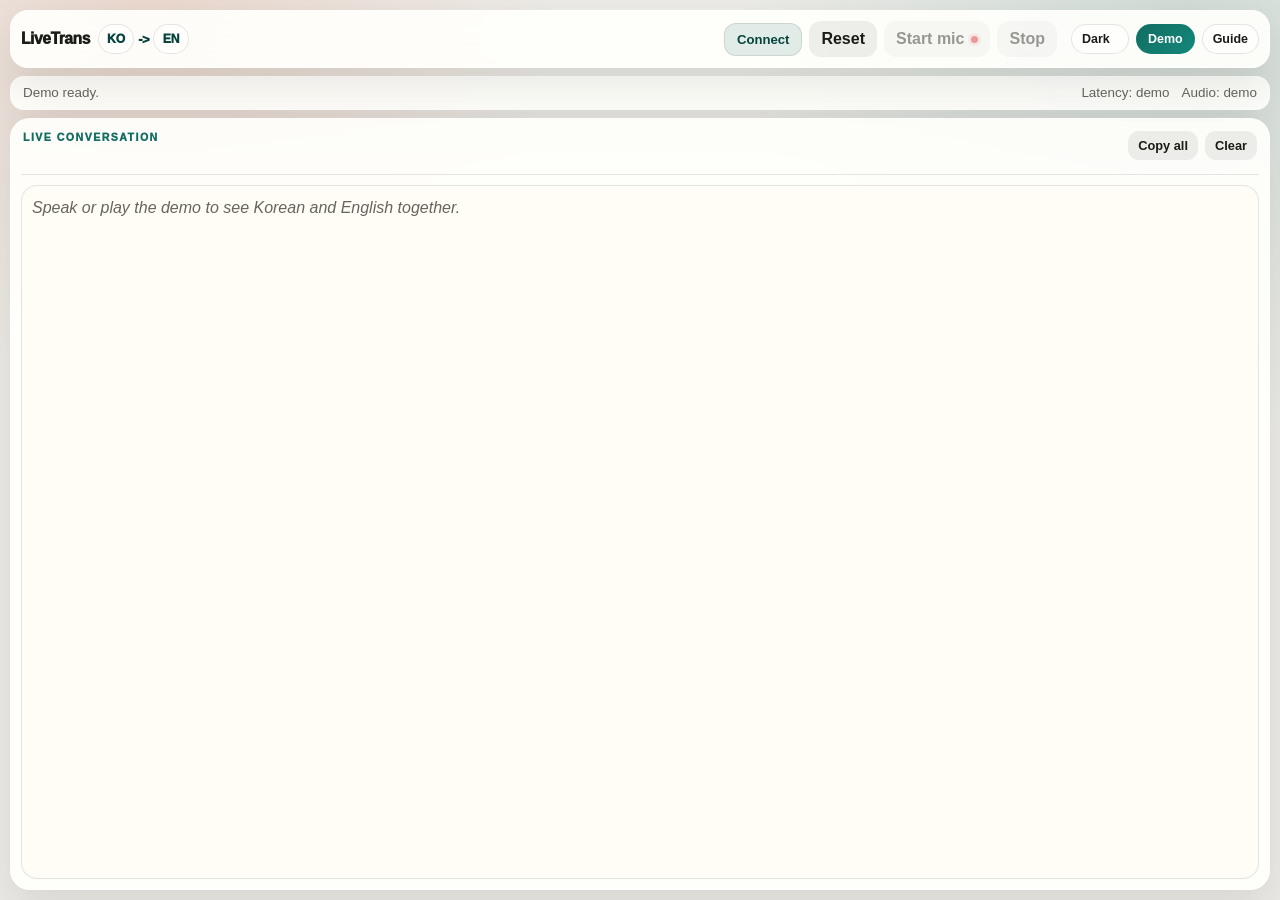
<file: docs/index.html>
<!DOCTYPE html>
<html lang="en">
  <head>
    <meta charset="UTF-8" />
    <meta name="viewport" content="width=device-width, initial-scale=1.0" />
    <title>Live Speech Translator</title>
    <meta
      name="description"
      content="Focused web interface for live speech translation powered by a GPU backend."
    />
    <script>
      (() => {
        try {
          if (window.localStorage.getItem("translator-theme") === "dark") {
            document.documentElement.dataset.theme = "dark";
          }
        } catch {
          // Keep the default light theme if storage is unavailable.
        }
      })();
    </script>
    <link rel="stylesheet" href="./styles.css?v=20260529-compact-conversation" />
  </head>
  <body>
    <main class="translator-shell">
      <header class="topbar">
        <div class="brand-cluster">
          <a class="brand" href="./">
            <span class="brand-name">LiveTrans</span>
          </a>

          <div class="language-split" aria-label="Translation language pair">
            <details class="language-menu source-language-menu">
              <summary aria-label="Change source language">
                <span id="source-language-badge">KO</span>
              </summary>
              <div class="language-menu-panel">
                <div class="language-pair">
                  <label class="language-control" for="source-language">
                    <span>Source</span>
                    <select id="source-language" class="select-field">
                      <option value="auto">Auto detect</option>
                      <option value="ko" selected>Korean</option>
                      <option value="ja">Japanese</option>
                      <option value="zh">Chinese</option>
                      <option value="vi">Vietnamese</option>
                      <option value="en">English</option>
                      <option value="es">Spanish</option>
                      <option value="fr">French</option>
                      <option value="de">German</option>
                      <option value="it">Italian</option>
                      <option value="pt">Portuguese</option>
                      <option value="ru">Russian</option>
                      <option value="ar">Arabic</option>
                      <option value="hi">Hindi</option>
                      <option value="th">Thai</option>
                      <option value="id">Indonesian</option>
                      <option value="ms">Malay</option>
                      <option value="tl">Tagalog</option>
                      <option value="tr">Turkish</option>
                      <option value="pl">Polish</option>
                      <option value="nl">Dutch</option>
                      <option value="uk">Ukrainian</option>
                    </select>
                  </label>
                </div>
              </div>
            </details>

            <span class="language-arrow" aria-hidden="true">-&gt;</span>

            <details class="language-menu target-language-menu">
              <summary aria-label="Change target language">
                <span id="target-language-badge">EN</span>
              </summary>
              <div class="language-menu-panel">
                <div class="language-pair">
                  <label class="language-control" for="target-language">
                    <span>Target</span>
                    <select id="target-language" class="select-field">
                      <option value="en" selected>English</option>
                      <option value="vi">Vietnamese</option>
                      <option value="ko">Korean</option>
                      <option value="ja">Japanese</option>
                      <option value="zh">Chinese</option>
                      <option value="es">Spanish</option>
                      <option value="fr">French</option>
                      <option value="de">German</option>
                      <option value="it">Italian</option>
                      <option value="pt">Portuguese</option>
                      <option value="ru">Russian</option>
                      <option value="ar">Arabic</option>
                      <option value="hi">Hindi</option>
                      <option value="th">Thai</option>
                      <option value="id">Indonesian</option>
                      <option value="ms">Malay</option>
                      <option value="tl">Tagalog</option>
                      <option value="tr">Turkish</option>
                      <option value="pl">Polish</option>
                      <option value="nl">Dutch</option>
                      <option value="uk">Ukrainian</option>
                    </select>
                  </label>
                </div>
              </div>
            </details>
          </div>
        </div>

        <div class="toolbar">
          <div class="button-row">
            <details class="backend-drawer">
              <summary aria-controls="backend-content" aria-expanded="false">
                <span class="backend-summary-line">
                  <span id="backend-summary-label">Connect</span>
                </span>
              </summary>
            </details>
            <button id="reset-button" class="secondary">Reset</button>
            <button id="start-button" class="secondary" disabled>Start mic</button>
            <button id="stop-button" class="secondary" disabled>Stop</button>
          </div>

        </div>

        <div class="backend-content" id="backend-content" hidden>
          <div class="backend-panel-head">
            <div>
              <div class="field-label">Connect to server</div>
              <strong>Backend setup</strong>
            </div>
            <button id="backend-close-button" class="secondary compact-button" type="button">
              Back
            </button>
          </div>

          <div class="backend-detail-strip" aria-label="Backend connection details">
            <span class="field-label">Connection detail</span>
            <span class="backend-summary-status" id="backend-summary-status">Demo Mode</span>
          </div>

          <section class="auth-card setup-step" aria-label="Step 1 account access">
            <div class="step-heading">
              <span class="step-number">1</span>
              <div>
                <div class="field-label">Access</div>
                <strong>Sign in with Google</strong>
                <p class="step-copy">Use your approved Google account before connecting to the RTX backend.</p>
              </div>
            </div>
            <div id="auth-status" class="endpoint-preview">
              Firebase login is optional until the protected backend is configured.
            </div>
            <div class="button-row compact">
              <button id="google-login-button" class="secondary" disabled>
                Sign in with Google
              </button>
              <button id="facebook-login-button" class="secondary" disabled>
                Facebook
              </button>
              <button id="sign-out-button" class="secondary" disabled>
                Sign out
              </button>
            </div>
            <div id="user-card" class="endpoint-preview" hidden></div>
          </section>

          <section class="backend-connect-card setup-step" aria-label="Step 2 backend server connection">
            <div class="step-heading">
              <span class="step-number">2</span>
              <div>
                <div class="field-label">Backend</div>
                <strong>Connect backend</strong>
                <p class="step-copy">Use the ngrok or HTTPS origin from the RTX 4080 Super host PC.</p>
              </div>
            </div>
            <div class="connection-field">
              <label class="field-label" for="backend-origin">Backend origin</label>
              <input
                id="backend-origin"
                class="text-field"
                type="text"
                placeholder="https://alone-catalog-rejoice.ngrok-free.dev"
                autocomplete="off"
                spellcheck="false"
              />
              <div id="endpoint-preview" class="endpoint-preview">
                Health: /api/health · Socket: /ws
              </div>
            </div>
            <div class="button-row compact connection-actions">
              <button id="connect-button" class="primary">Connect backend</button>
              <button id="disconnect-button" class="secondary" disabled>
                Disconnect
              </button>
            </div>
          </section>

          <section id="admin-panel" class="admin-panel" aria-label="Admin approvals" hidden>
            <div class="admin-panel-head">
              <div>
                <div class="field-label">Admin</div>
                <strong>Users and live sessions</strong>
              </div>
              <button id="refresh-users-button" class="secondary compact-button">
                Refresh admin
              </button>
            </div>
            <div class="admin-section">
              <div class="admin-section-title">Active sessions</div>
              <div id="admin-sessions" class="admin-users">
                Connect an authenticated backend to view active sessions.
              </div>
            </div>
            <div class="admin-section">
              <div class="admin-section-title">Approved users</div>
              <div id="admin-users" class="admin-users">
                Connect an authenticated backend to manage users.
              </div>
            </div>
          </section>
        </div>

        <nav class="top-links" aria-label="Project links">
          <button
            id="theme-toggle-button"
            class="nav-link theme-toggle"
            type="button"
            aria-pressed="false"
          >
            Dark
          </button>
          <button id="demo-button" class="primary" type="button">Demo</button>
          <a class="nav-link" href="./about.html">Guide</a>
        </nav>
      </header>

      <section class="status-strip" aria-live="polite">
        <span id="status-text">Demo ready.</span>
        <span id="latency-text">Latency: demo</span>
        <span id="audio-text">Audio: demo</span>
      </section>

      <section class="translation-workspace" aria-label="Live translation">
        <article class="translation-column conversation-box">
          <div class="column-toolbar">
            <div>
              <div class="block-label">Live conversation</div>
            </div>
            <div class="transcript-actions">
              <button id="copy-conversation-button" class="secondary compact-button">
                Copy all
              </button>
              <button id="clear-transcript-button" class="secondary compact-button">
                Clear
              </button>
            </div>
          </div>
          <div
            id="conversation-transcript"
            class="transcript-body conversation-body"
            role="textbox"
            aria-label="Combined source and translation transcript"
            tabindex="0"
          >
            <p class="empty-copy">
              Speak or play the demo to see source and translation together.
            </p>
          </div>
        </article>

        <article class="translation-column source-box">
          <div class="column-toolbar">
            <div>
              <div class="block-label" id="source-language-label">Korean</div>
              <h1>Source transcript</h1>
            </div>
            <button id="copy-source-button" class="secondary compact-button">
              Copy Korean
            </button>
          </div>
          <div
            id="source-transcript"
            class="transcript-body"
            role="textbox"
            aria-label="Source transcript"
            tabindex="0"
          >
            <p class="empty-copy">
              Korean transcript will appear here when you play the demo.
            </p>
          </div>
        </article>

        <article class="translation-column english-box">
          <div class="column-toolbar">
            <div>
              <div class="block-label" id="target-language-label">English</div>
              <h1>Translation</h1>
            </div>
            <button id="copy-target-button" class="secondary compact-button">
              Copy English
            </button>
          </div>
          <div
            id="target-transcript"
            class="transcript-body"
            role="textbox"
            aria-label="Target translation"
            tabindex="0"
          >
            <p class="empty-copy">Press “Demo” to see translation here.</p>
          </div>
        </article>
      </section>
    </main>

    <script src="./firebase-config.generated.js?v=20260526-firebase"></script>
    <script src="./app.js?v=20260725-session-audio-fixes"></script>
  </body>
</html>
</file>
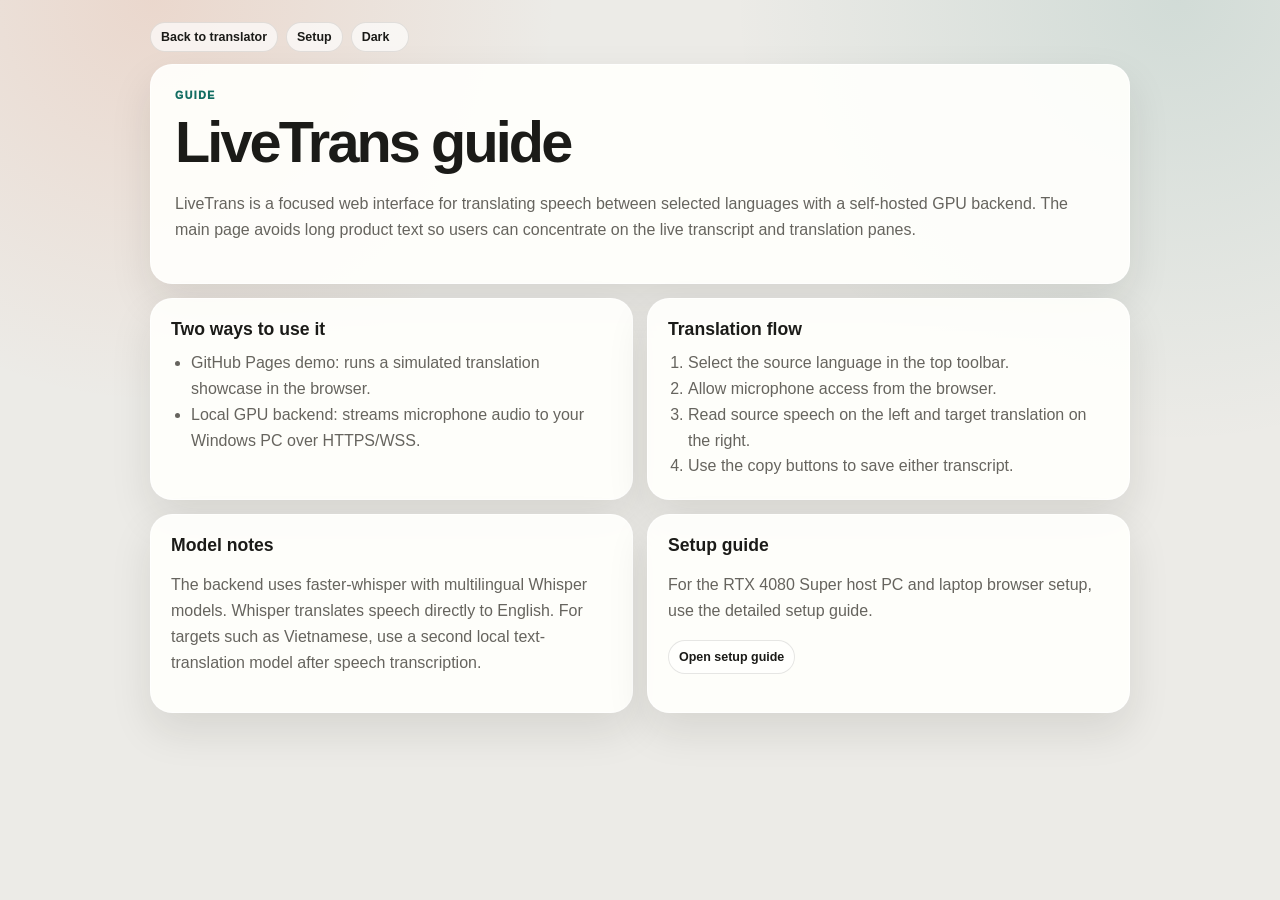
<file: docs/about.html>
<!DOCTYPE html>
<html lang="en">
  <head>
    <meta charset="UTF-8" />
    <meta name="viewport" content="width=device-width, initial-scale=1.0" />
    <title>LiveTrans Guide</title>
    <meta
      name="description"
      content="Guide for the LiveTrans local speech translator and GPU backend setup."
    />
    <script>
      (() => {
        try {
          if (window.localStorage.getItem("translator-theme") === "dark") {
            document.documentElement.dataset.theme = "dark";
          }
        } catch {
          // Keep the default light theme if storage is unavailable.
        }
      })();
    </script>
    <link rel="stylesheet" href="./styles.css?v=20260529-compact-language-chip" />
    <script src="./theme.js" defer></script>
  </head>
  <body>
    <main class="content-shell">
      <nav class="content-nav" aria-label="Guide page navigation">
        <a class="nav-link" href="./">Back to translator</a>
        <a class="nav-link" href="./setup-guide.html">Setup</a>
        <button
          class="nav-link theme-toggle"
          type="button"
          data-theme-toggle
          aria-pressed="false"
        >
          Dark
        </button>
      </nav>

      <section class="about-hero">
        <div class="block-label">Guide</div>
        <h1>LiveTrans guide</h1>
        <p>
          LiveTrans is a focused web interface for translating speech
          between selected languages with a self-hosted GPU backend. The main page avoids long
          product text so users can concentrate on the live transcript and
          translation panes.
        </p>
      </section>

      <section class="info-grid">
        <article class="info-card">
          <h2>Two ways to use it</h2>
          <ul>
            <li>GitHub Pages demo: runs a simulated translation showcase in the browser.</li>
            <li>Local GPU backend: streams microphone audio to your Windows PC over HTTPS/WSS.</li>
          </ul>
        </article>

        <article class="info-card">
          <h2>Translation flow</h2>
          <ol>
            <li>Select the source language in the top toolbar.</li>
            <li>Allow microphone access from the browser.</li>
            <li>Read source speech on the left and target translation on the right.</li>
            <li>Use the copy buttons to save either transcript.</li>
          </ol>
        </article>

        <article class="info-card">
          <h2>Model notes</h2>
          <p>
            The backend uses faster-whisper with multilingual Whisper models.
            Whisper translates speech directly to English. For targets such as
            Vietnamese, use a second local text-translation model after speech
            transcription.
          </p>
        </article>

        <article class="info-card">
          <h2>Setup guide</h2>
          <p>
            For the RTX 4080 Super host PC and laptop browser setup, use the
            detailed setup guide.
          </p>
          <p>
            <a class="nav-link" href="./setup-guide.html">Open setup guide</a>
          </p>
        </article>
      </section>
    </main>
  </body>
</html>
</file>
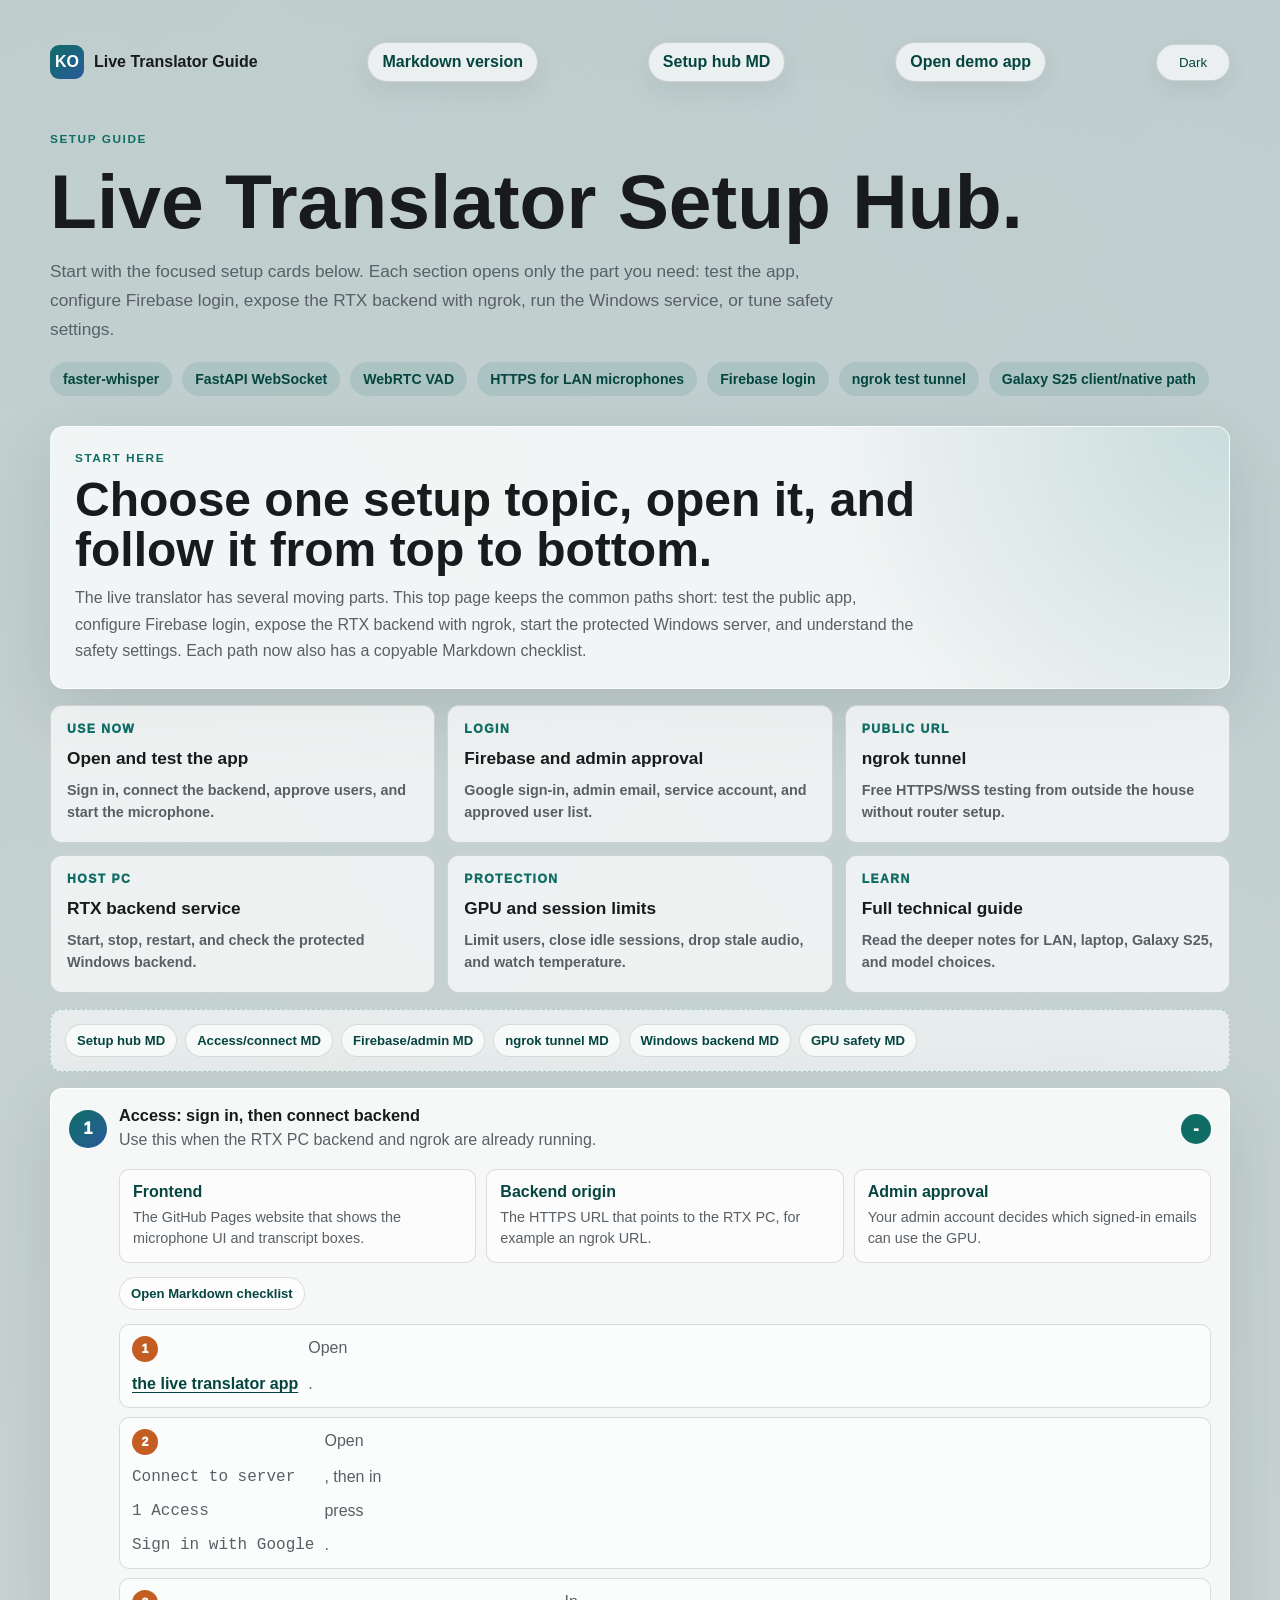
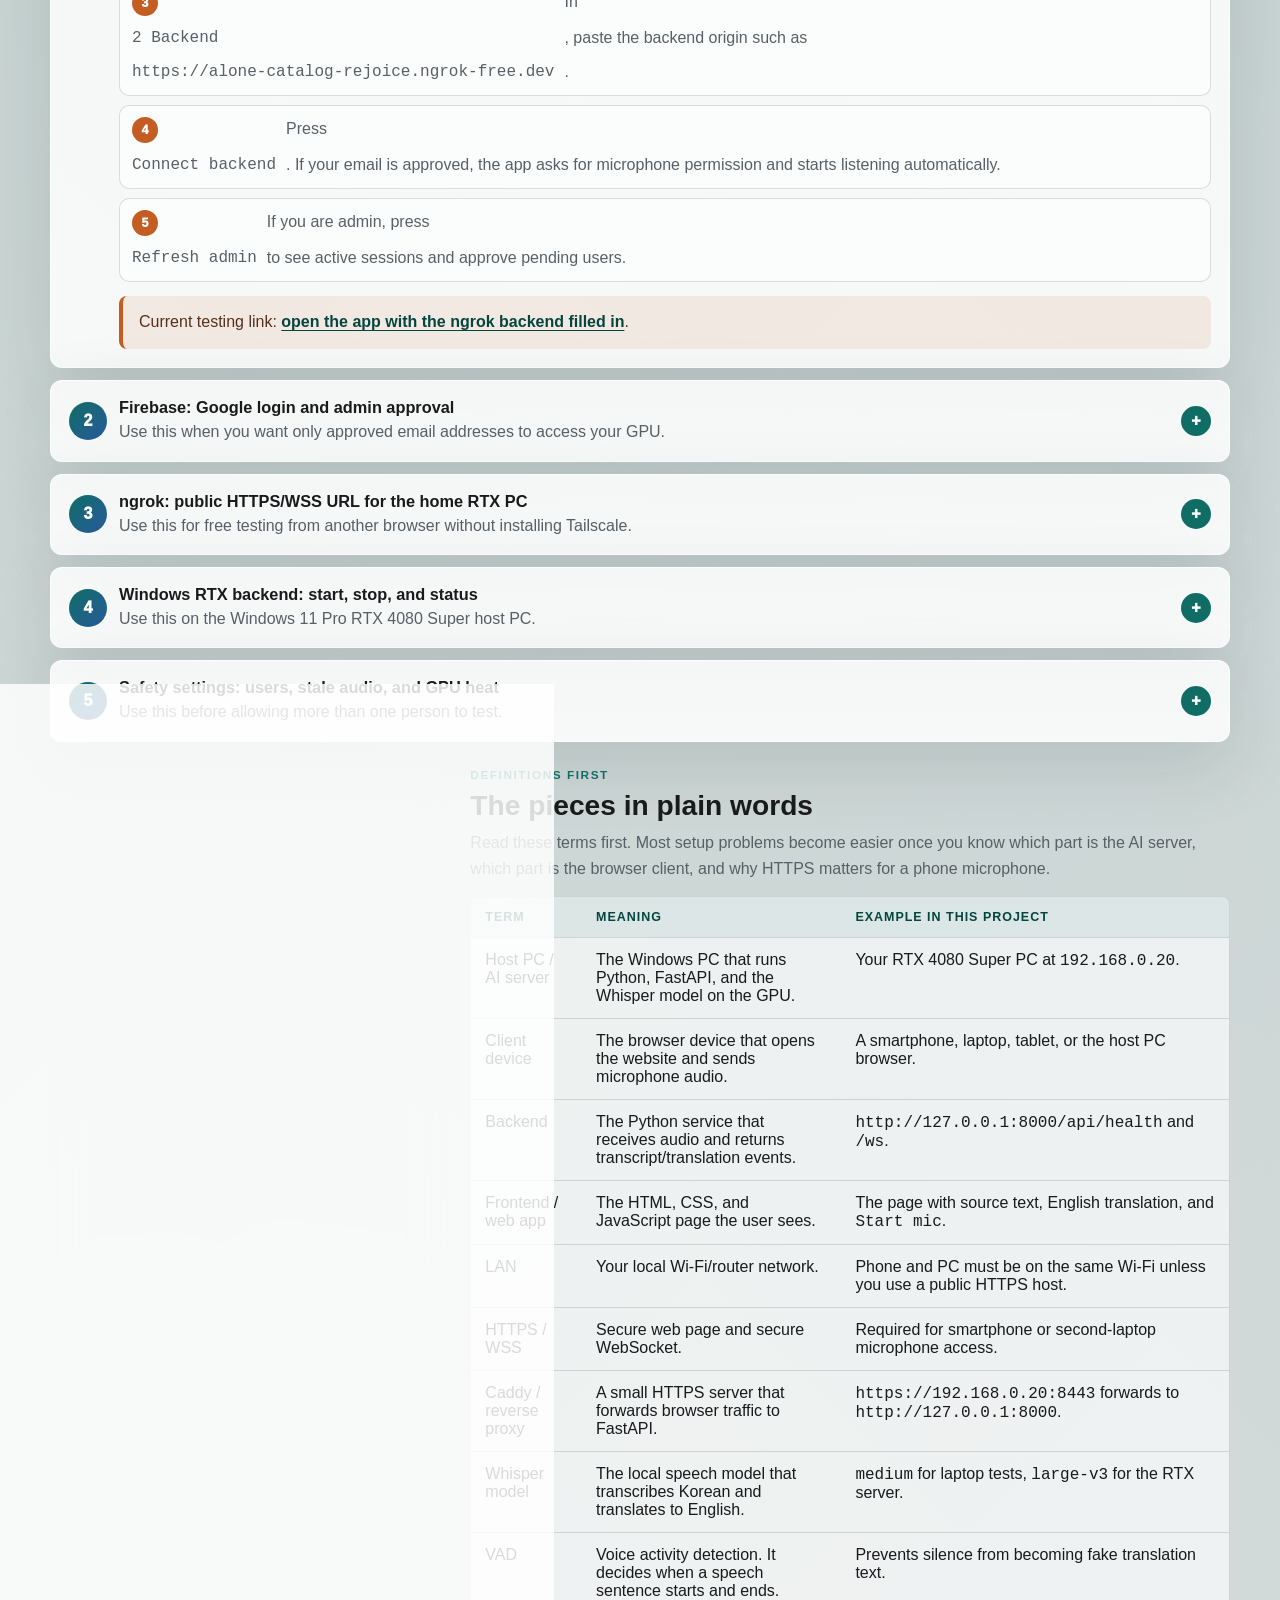
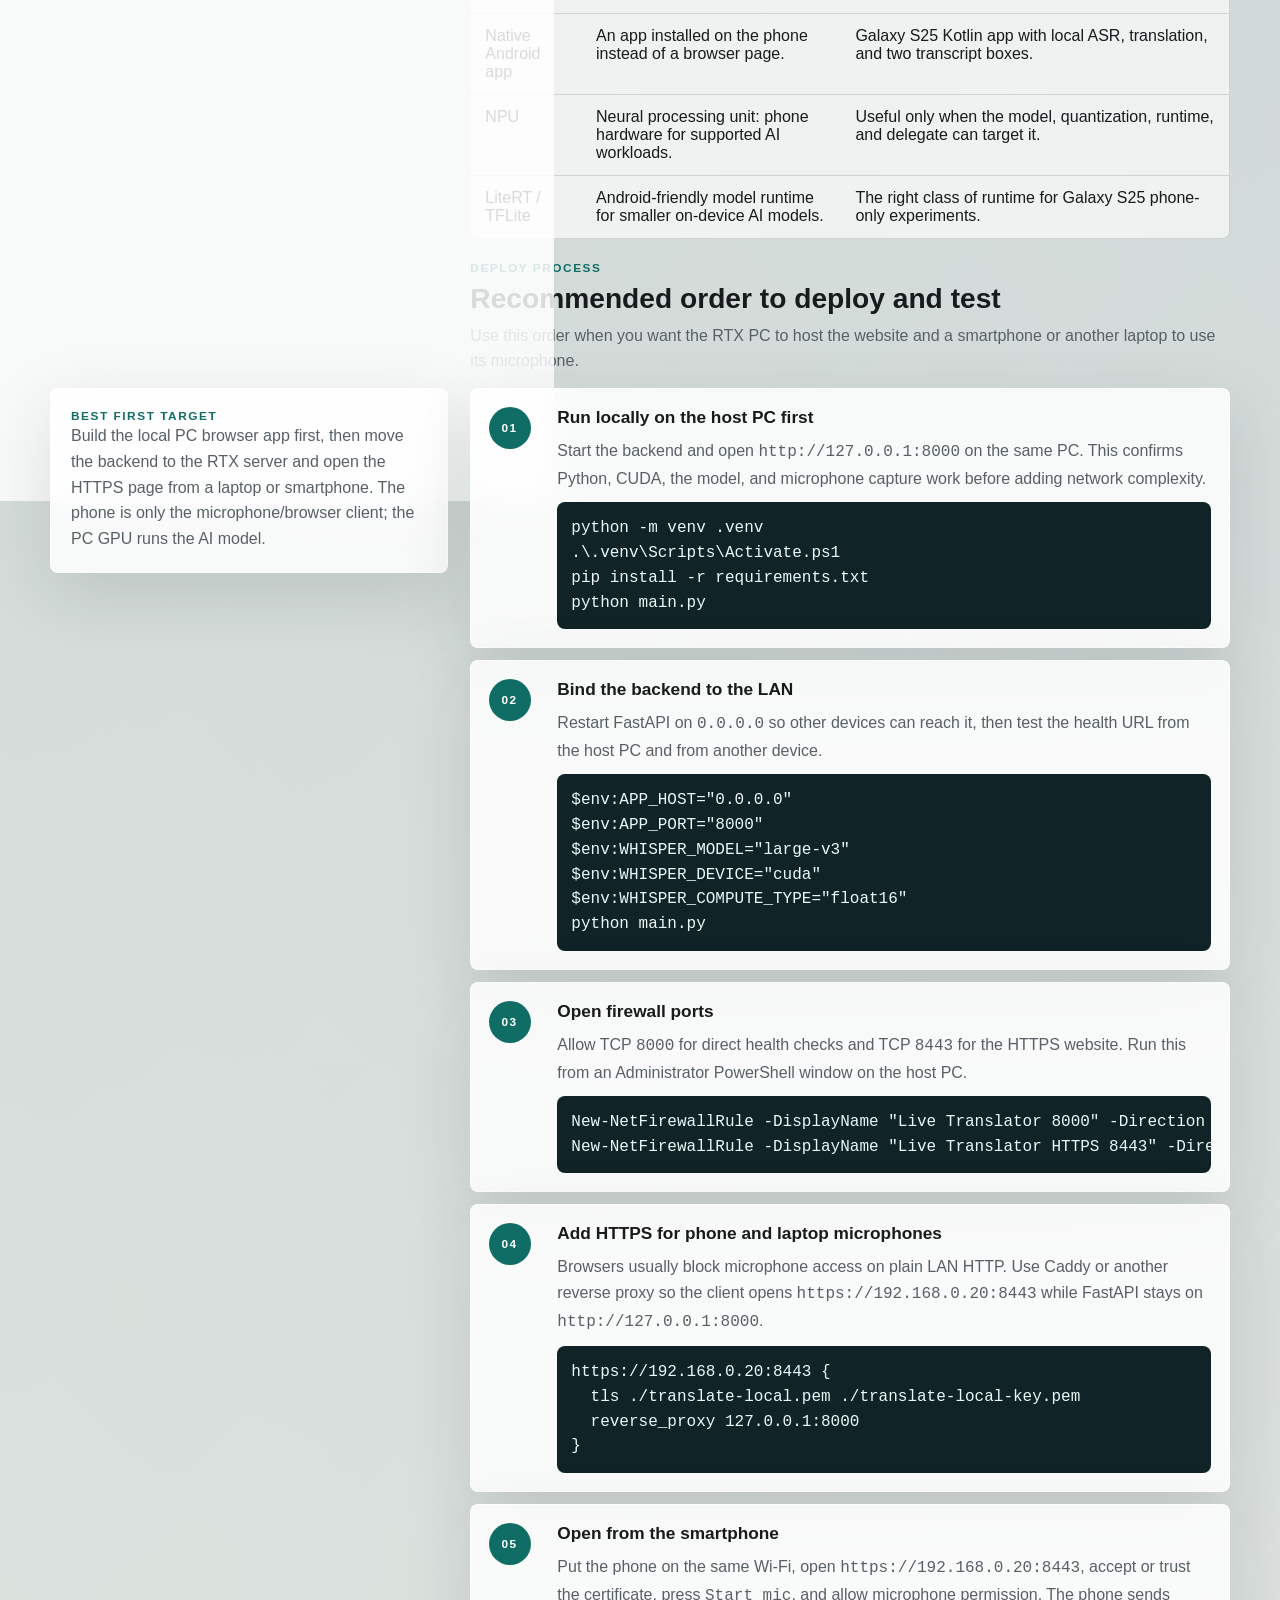
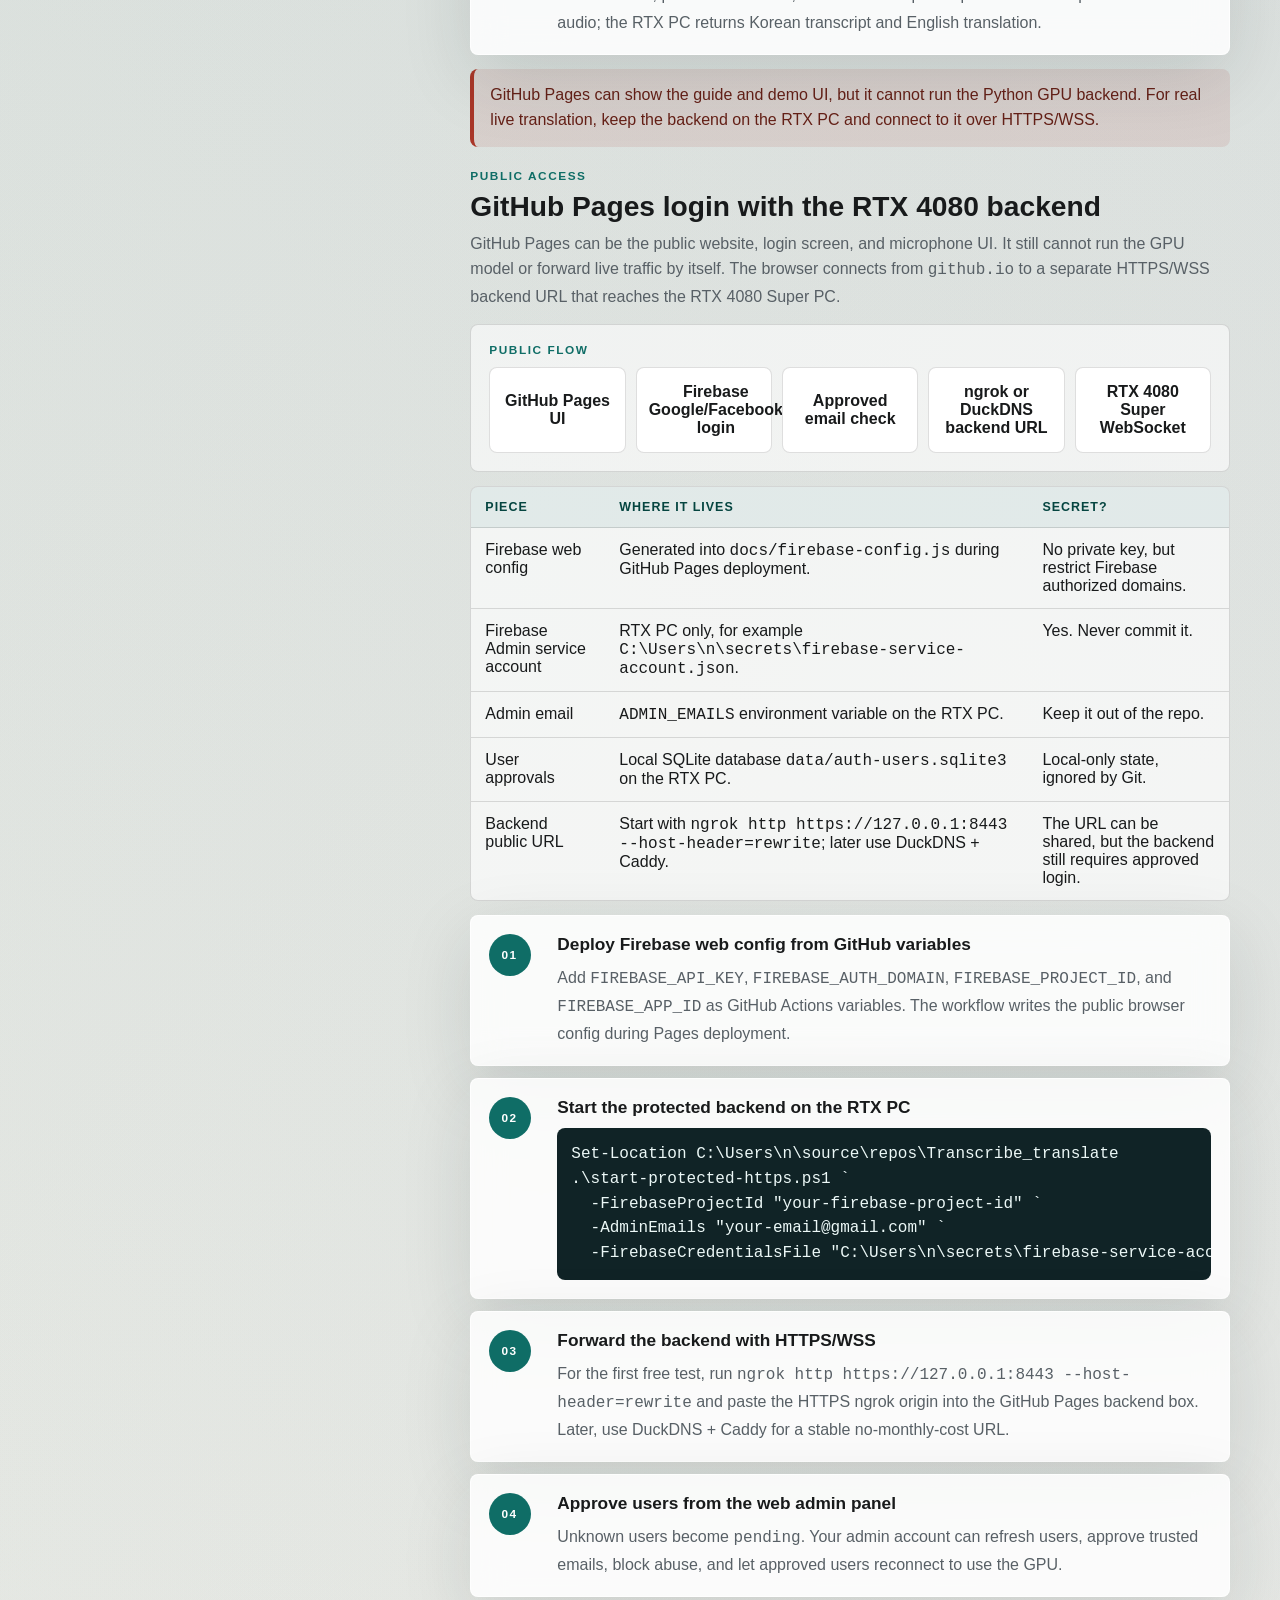
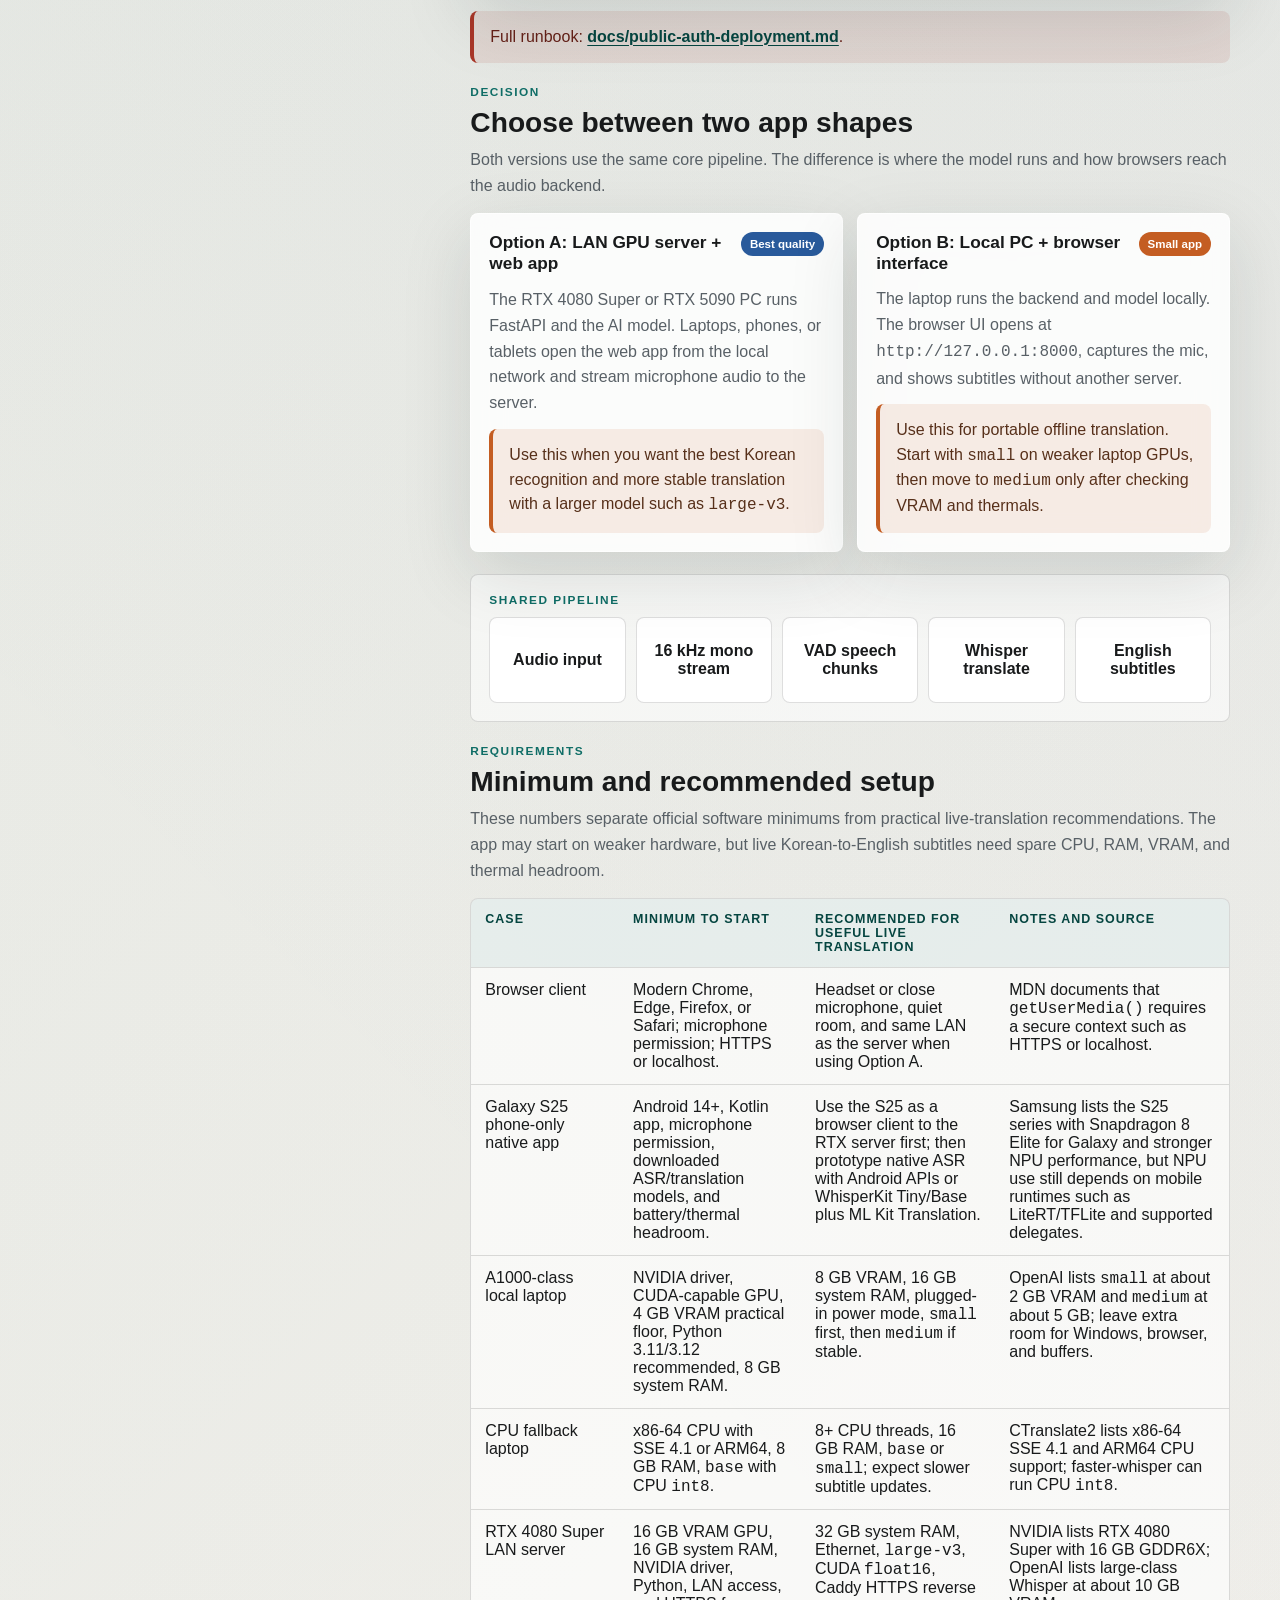
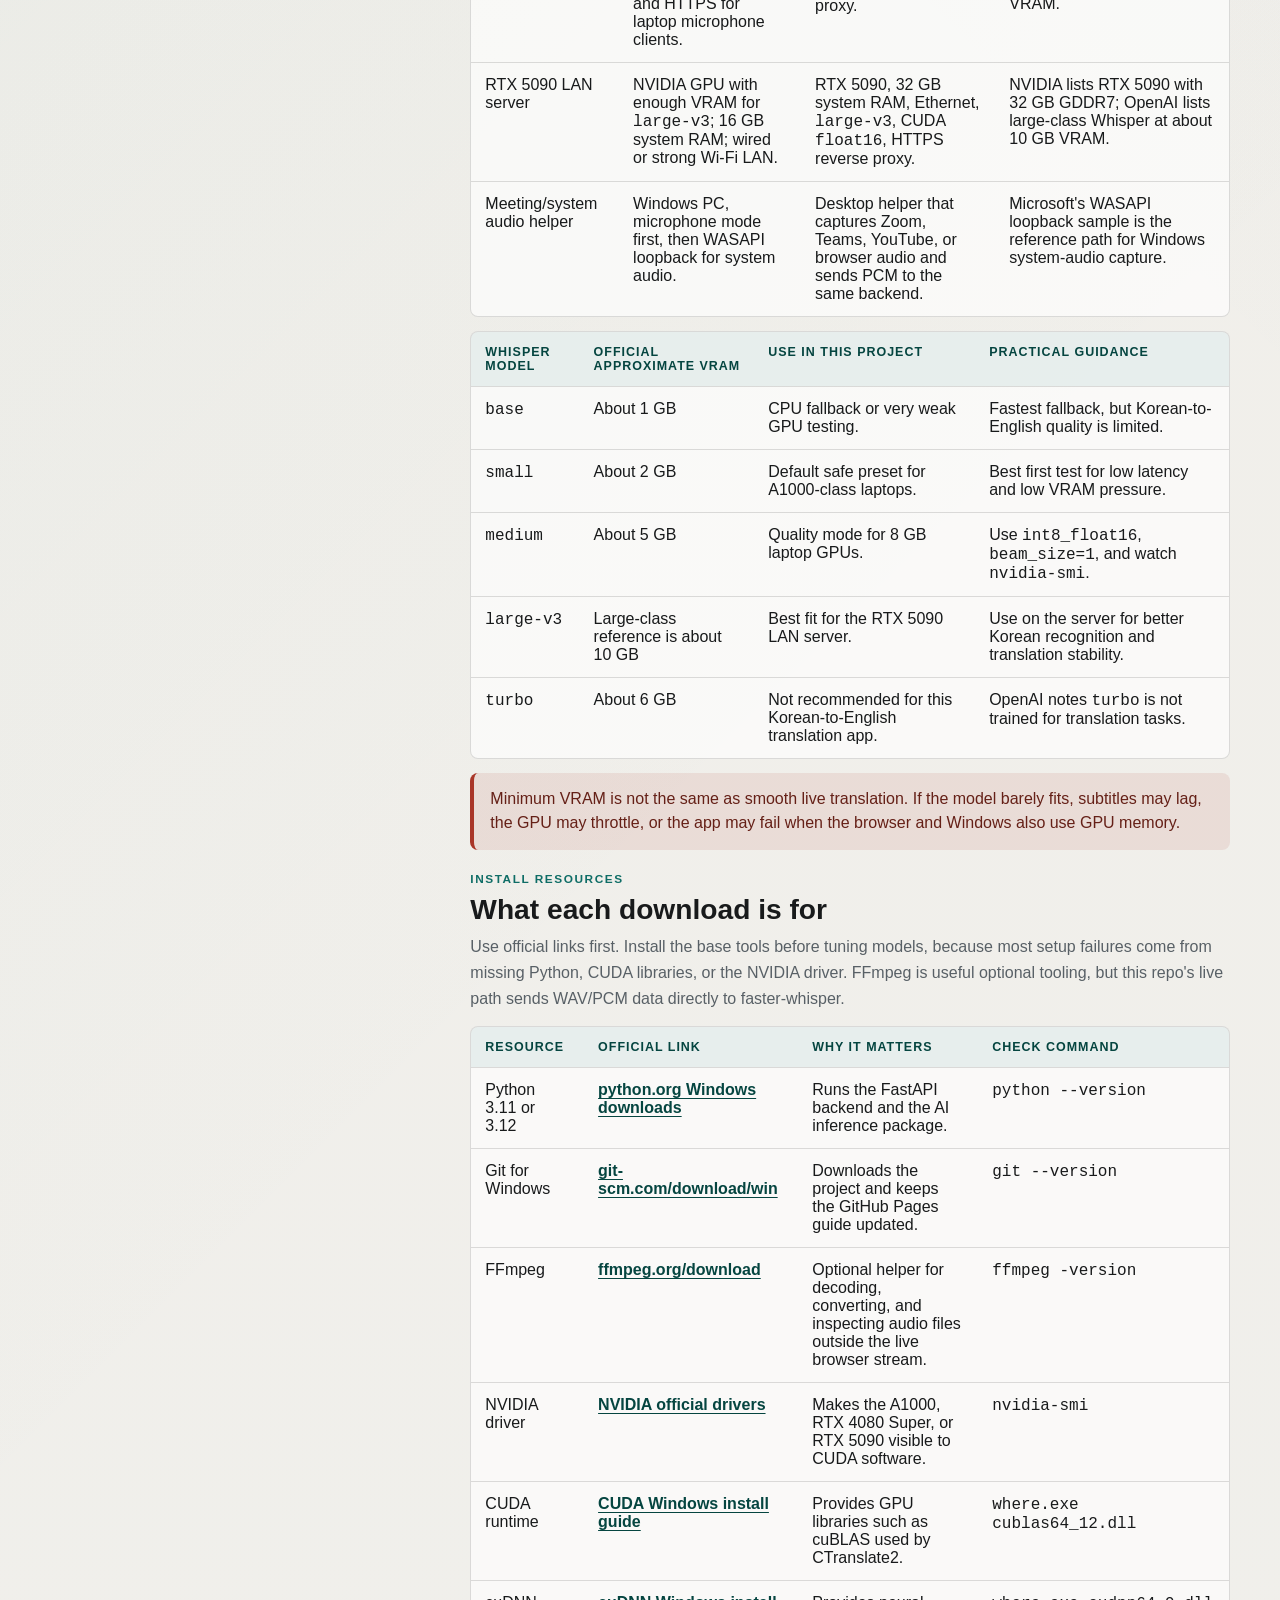
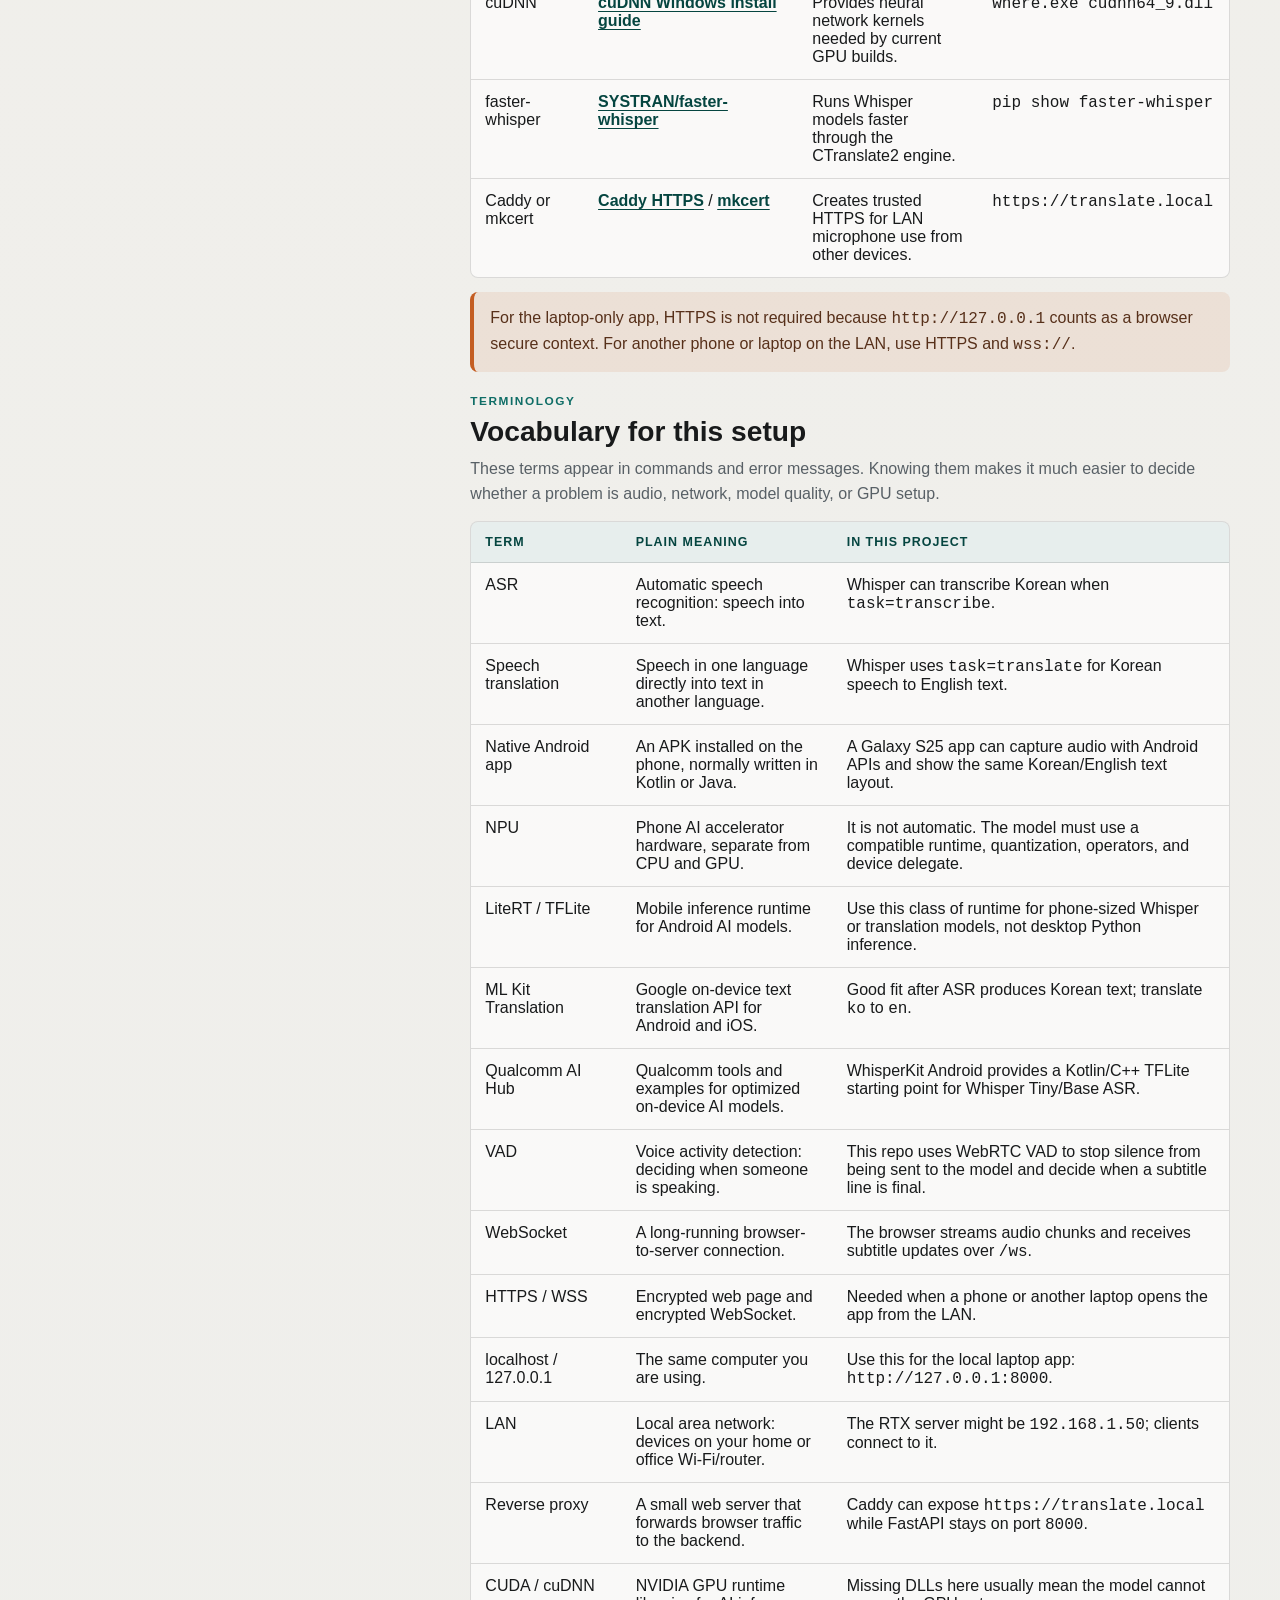
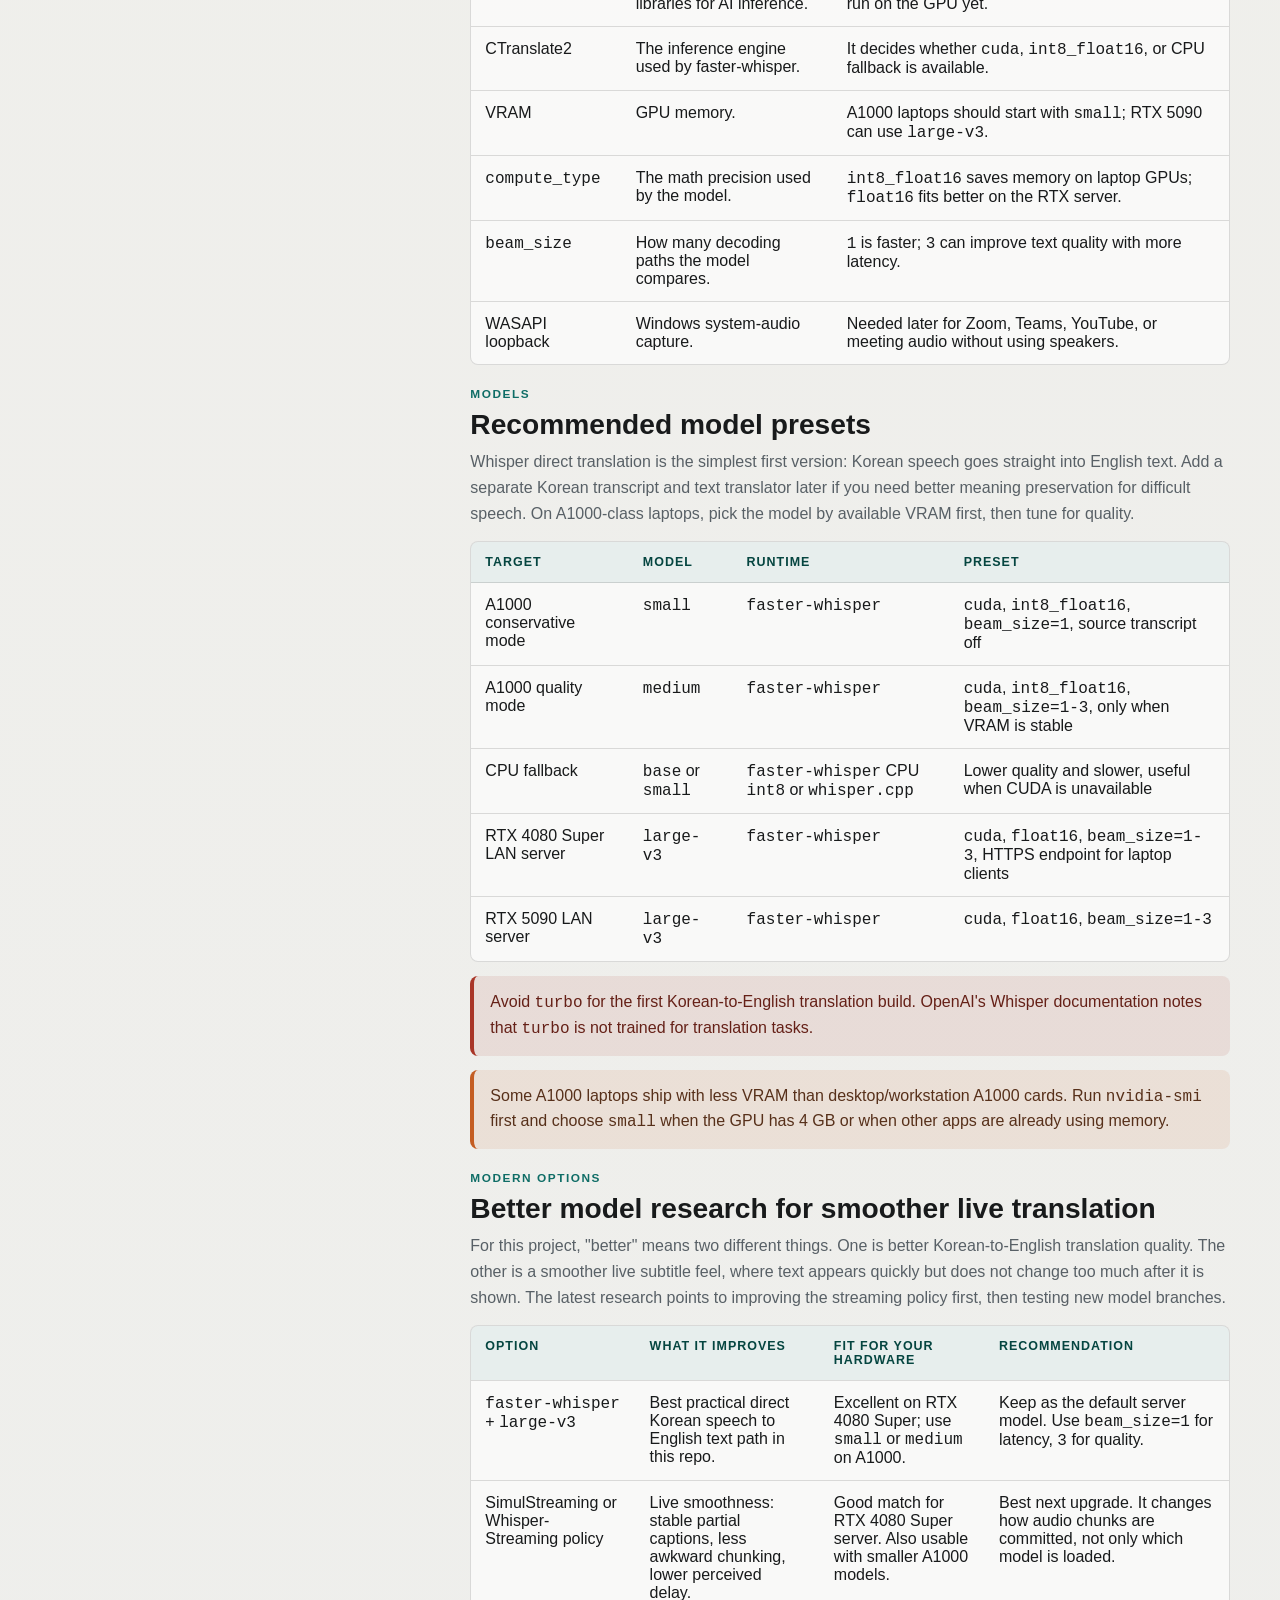
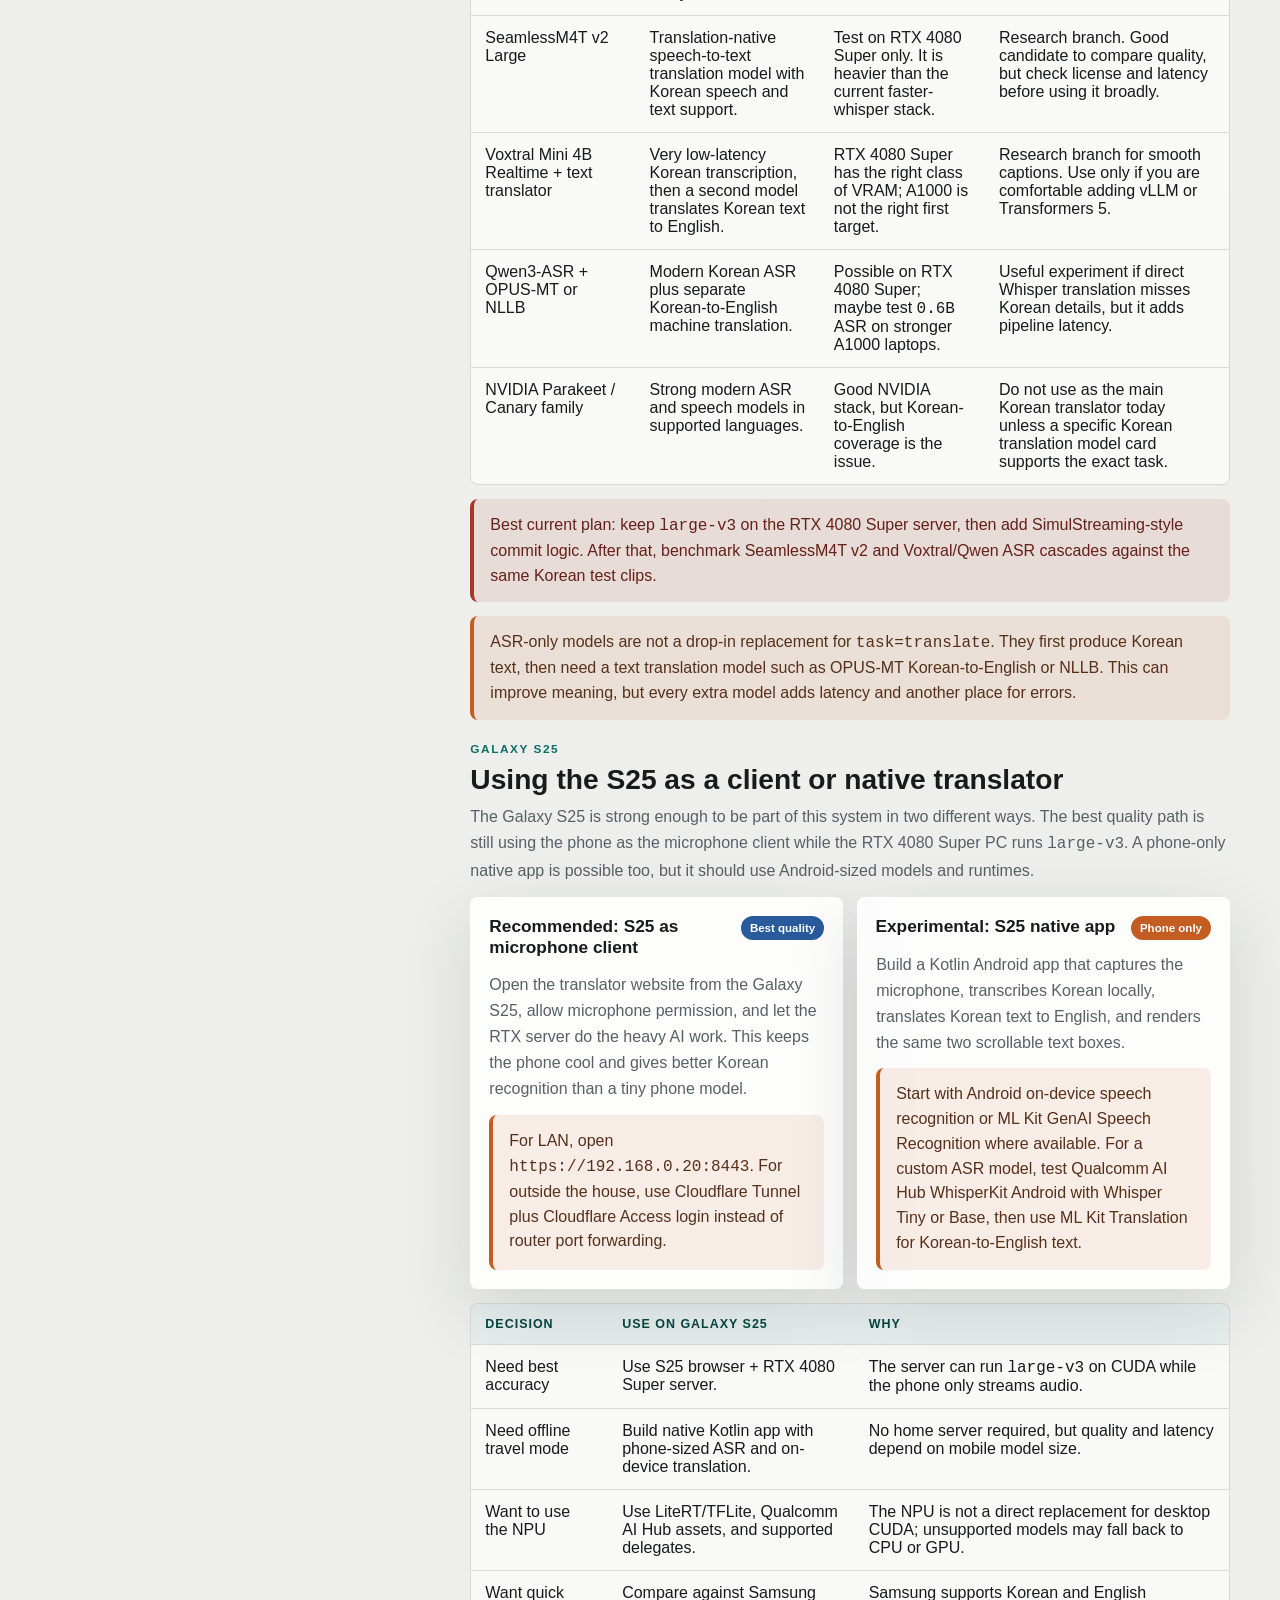
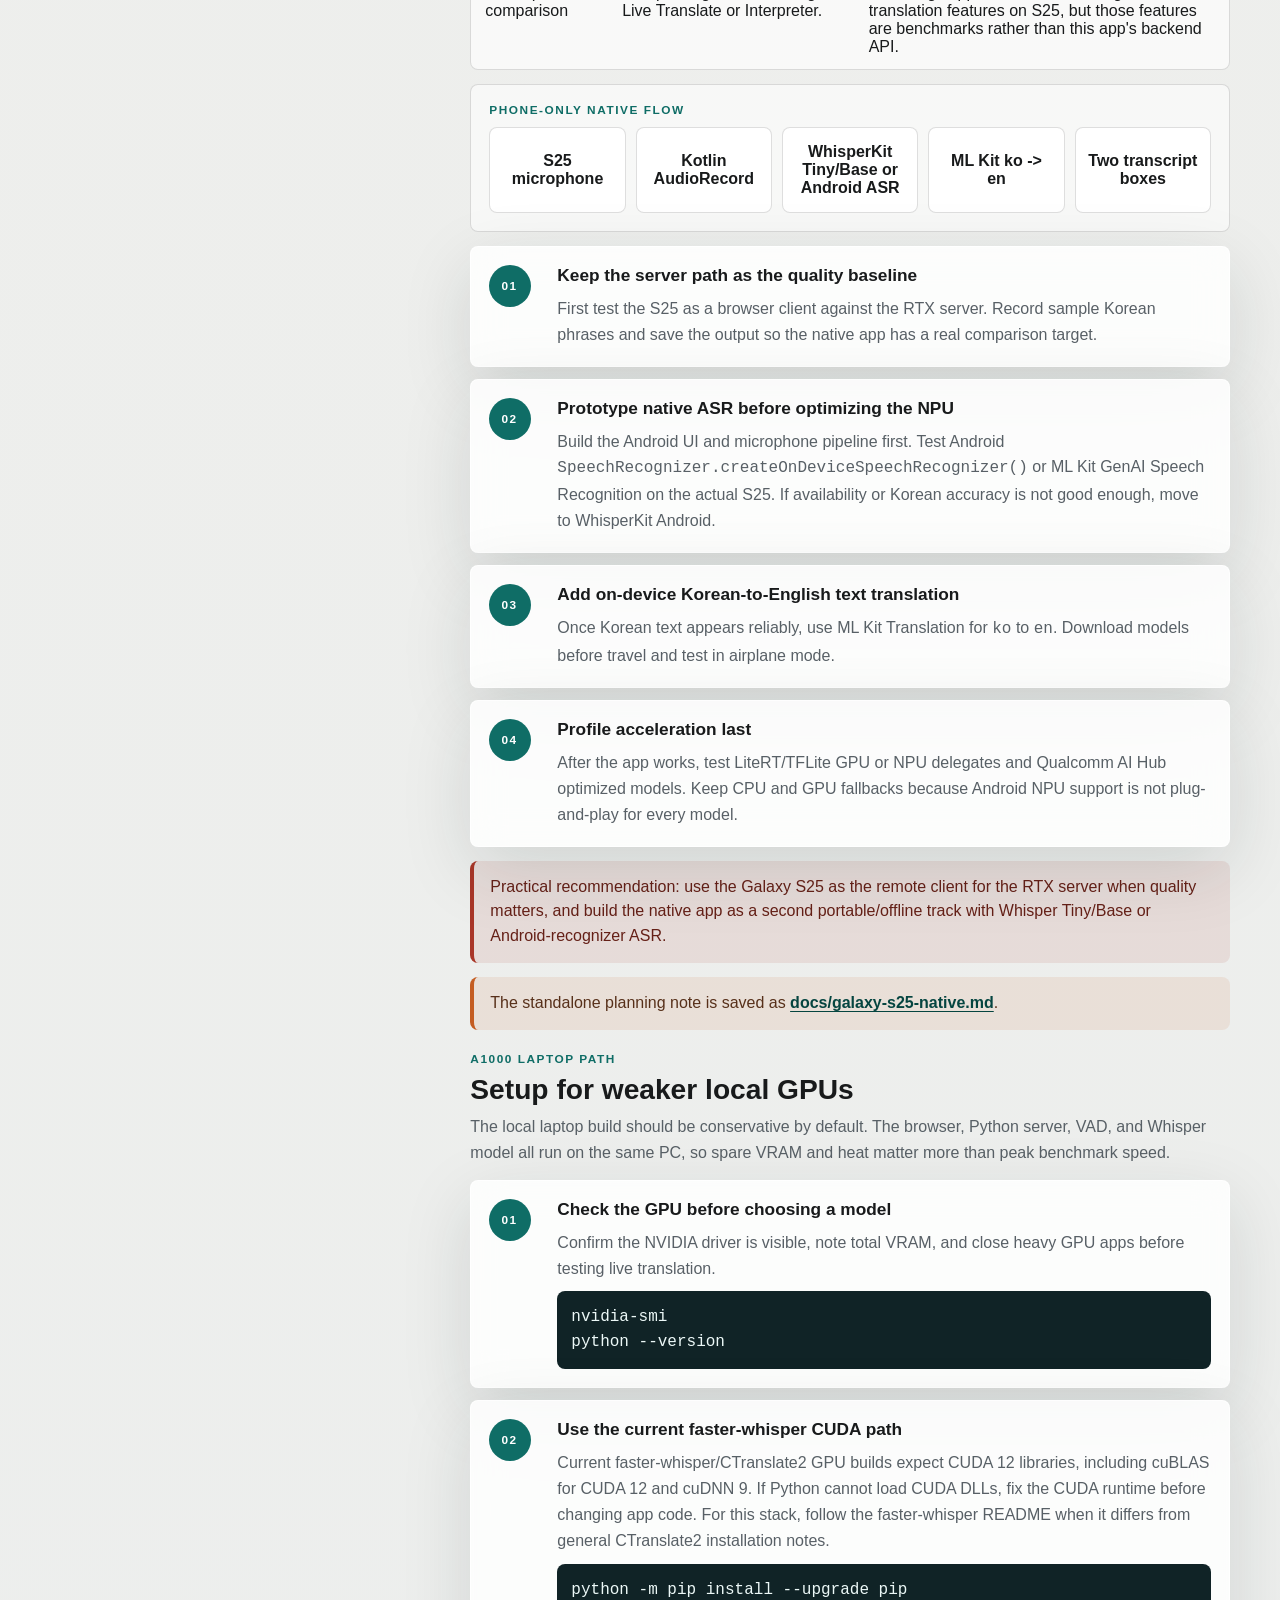
<file: docs/setup-guide.html>
<!DOCTYPE html>
<html lang="en">
  <head>
    <meta charset="UTF-8" />
    <meta name="viewport" content="width=device-width, initial-scale=1.0" />
    <title>Local Live Translation Setup Guide</title>
    <meta
      name="description"
      content="Setup guide for Korean-to-English live translation using either a self-hosted LAN GPU server or a fully local laptop app with a browser interface."
    />
    <script>
      (() => {
        try {
          if (window.localStorage.getItem("translator-theme") === "dark") {
            document.documentElement.dataset.theme = "dark";
          }
        } catch {
          // Keep the default light theme if storage is unavailable.
        }
      })();
    </script>
    <style>
      :root {
        color-scheme: light;
        --canvas: #f5f0e8;
        --canvas-2: #e7edf0;
        --ink: #181a1b;
        --muted: #586066;
        --line: rgba(24, 26, 27, 0.14);
        --panel: rgba(255, 255, 255, 0.84);
        --panel-strong: #ffffff;
        --green: #0f6d66;
        --green-dark: #054540;
        --blue: #295a9b;
        --orange: #c45d22;
        --red: #a93628;
        --shadow: 0 22px 70px rgba(25, 35, 40, 0.13);
      }

      html[data-theme="dark"] {
        color-scheme: dark;
        --canvas: #07110f;
        --canvas-2: #0d1715;
        --ink: #f3efe4;
        --muted: #b8b1a4;
        --line: rgba(245, 238, 225, 0.14);
        --panel: rgba(14, 22, 20, 0.9);
        --panel-strong: #14211e;
        --green: #66d7c5;
        --green-dark: #a8f4e8;
        --blue: #7db2ff;
        --orange: #ff9868;
        --red: #ff8175;
        --shadow: 0 22px 70px rgba(0, 0, 0, 0.42);
      }

      * {
        box-sizing: border-box;
      }

      html {
        scroll-behavior: smooth;
      }

      body {
        margin: 0;
        min-height: 100vh;
        font-family: "Aptos", "Segoe UI Variable", "Segoe UI", sans-serif;
        color: var(--ink);
        background:
          linear-gradient(135deg, rgba(15, 109, 102, 0.14), transparent 34%),
          linear-gradient(225deg, rgba(41, 90, 155, 0.14), transparent 30%),
          linear-gradient(180deg, var(--canvas), var(--canvas-2));
      }

      html[data-theme="dark"] body {
        background:
          radial-gradient(circle at 14% 0%, rgba(255, 152, 104, 0.12), transparent 30%),
          radial-gradient(circle at 88% 0%, rgba(102, 215, 197, 0.12), transparent 34%),
          linear-gradient(180deg, var(--canvas), var(--canvas-2));
      }

      a {
        color: var(--green-dark);
        font-weight: 800;
        text-decoration-thickness: 0.08em;
        text-underline-offset: 0.18em;
      }

      h1,
      h2,
      h3,
      p {
        margin: 0;
      }

      code,
      pre {
        font-family: "Cascadia Code", "Consolas", monospace;
      }

      .shell {
        width: min(1180px, calc(100% - 32px));
        margin: 0 auto;
        padding: 28px 0 64px;
      }

      .topbar {
        display: flex;
        align-items: center;
        justify-content: space-between;
        gap: 16px;
        padding: 14px 0 28px;
      }

      .brand {
        display: inline-flex;
        align-items: center;
        gap: 10px;
        color: var(--ink);
        text-decoration: none;
      }

      .brand-mark {
        width: 34px;
        height: 34px;
        display: grid;
        place-items: center;
        border-radius: 9px;
        color: white;
        background: linear-gradient(135deg, var(--green), var(--blue));
        font-weight: 900;
      }

      .nav-link {
        border: 1px solid var(--line);
        border-radius: 999px;
        padding: 10px 14px;
        background: rgba(255, 255, 255, 0.68);
        box-shadow: 0 8px 24px rgba(25, 35, 40, 0.08);
        color: var(--green-dark);
        font-family: inherit;
        cursor: pointer;
        text-decoration: none;
      }

      .theme-toggle {
        min-width: 74px;
      }

      .hero {
        display: grid;
        gap: 18px;
        padding: 22px 0 30px;
      }

      .eyebrow,
      .label,
      .step-number {
        text-transform: uppercase;
        letter-spacing: 0.13em;
        font-size: 0.74rem;
        font-weight: 900;
      }

      .eyebrow,
      .label {
        color: var(--green);
      }

      h1 {
        max-width: 980px;
        font-size: clamp(2.45rem, 6vw, 4.9rem);
        line-height: 0.98;
      }

      .lede {
        max-width: 820px;
        color: var(--muted);
        font-size: 1.08rem;
        line-height: 1.68;
      }

      .quick-pills {
        display: flex;
        flex-wrap: wrap;
        gap: 10px;
      }

      .pill {
        display: inline-flex;
        align-items: center;
        border-radius: 999px;
        padding: 9px 13px;
        color: var(--green-dark);
        background: rgba(15, 109, 102, 0.12);
        font-weight: 850;
        font-size: 0.88rem;
      }

      .setup-hub {
        display: grid;
        gap: 16px;
        margin: 0 0 26px;
      }

      .hub-head {
        display: grid;
        gap: 10px;
        padding: 24px;
        border: 1px solid rgba(255, 255, 255, 0.72);
        border-radius: 14px;
        background:
          radial-gradient(circle at top right, rgba(15, 109, 102, 0.18), transparent 34%),
          rgba(255, 255, 255, 0.78);
        box-shadow: var(--shadow);
      }

      .hub-head h2 {
        max-width: 880px;
        font-size: clamp(1.8rem, 4vw, 3rem);
        line-height: 1.04;
      }

      .hub-head p {
        max-width: 850px;
        color: var(--muted);
        line-height: 1.65;
      }

      .focus-grid {
        display: grid;
        grid-template-columns: repeat(3, minmax(0, 1fr));
        gap: 12px;
      }

      .focus-card {
        display: grid;
        gap: 8px;
        min-height: 138px;
        padding: 16px;
        border: 1px solid var(--line);
        border-radius: 12px;
        background: rgba(255, 255, 255, 0.7);
        color: var(--ink);
        text-decoration: none;
      }

      .focus-card span {
        color: var(--green);
        font-size: 0.76rem;
        font-weight: 950;
        letter-spacing: 0.12em;
        text-transform: uppercase;
      }

      .focus-card strong {
        font-size: 1.08rem;
      }

      .focus-card p {
        color: var(--muted);
        line-height: 1.48;
        font-size: 0.9rem;
      }

      .hub-docs,
      .topic-docs {
        display: flex;
        flex-wrap: wrap;
        gap: 8px;
      }

      .hub-docs {
        padding: 14px;
        border: 1px dashed rgba(15, 109, 102, 0.28);
        border-radius: 12px;
        background: rgba(255, 255, 255, 0.58);
      }

      .doc-chip {
        display: inline-flex;
        align-items: center;
        border: 1px solid var(--line);
        border-radius: 999px;
        padding: 8px 11px;
        background: rgba(255, 255, 255, 0.72);
        color: var(--green-dark);
        font-size: 0.82rem;
        font-weight: 900;
        text-decoration: none;
      }

      .guide-accordion {
        display: grid;
        gap: 12px;
      }

      .guide-topic {
        border: 1px solid rgba(255, 255, 255, 0.76);
        border-radius: 12px;
        background: var(--panel);
        box-shadow: var(--shadow);
        overflow: hidden;
      }

      .guide-topic summary {
        display: grid;
        grid-template-columns: auto minmax(0, 1fr) auto;
        gap: 12px;
        align-items: center;
        padding: 17px 18px;
        cursor: pointer;
        list-style: none;
      }

      .guide-topic summary::-webkit-details-marker {
        display: none;
      }

      .guide-topic summary::after {
        content: "+";
        width: 30px;
        height: 30px;
        display: grid;
        place-items: center;
        border-radius: 50%;
        color: white;
        background: var(--green);
        font-weight: 950;
      }

      .guide-topic[open] summary::after {
        content: "-";
      }

      .topic-number {
        width: 38px;
        height: 38px;
        display: grid;
        place-items: center;
        border-radius: 50%;
        color: white;
        background: linear-gradient(135deg, var(--green), var(--blue));
        font-weight: 950;
      }

      .topic-title {
        display: grid;
        gap: 4px;
      }

      .topic-title strong {
        font-size: 1.02rem;
      }

      .topic-title span {
        color: var(--muted);
        line-height: 1.4;
      }

      .topic-content {
        display: grid;
        gap: 14px;
        padding: 0 18px 18px 68px;
      }

      .definition-grid {
        display: grid;
        grid-template-columns: repeat(3, minmax(0, 1fr));
        gap: 10px;
      }

      .definition-card {
        display: grid;
        gap: 6px;
        padding: 13px;
        border: 1px solid var(--line);
        border-radius: 10px;
        background: rgba(255, 255, 255, 0.62);
      }

      .definition-card strong {
        color: var(--green-dark);
      }

      .definition-card p {
        color: var(--muted);
        font-size: 0.9rem;
        line-height: 1.48;
      }

      .compact-steps {
        counter-reset: compact-step;
        display: grid;
        gap: 9px;
        margin: 0;
        padding: 0;
        list-style: none;
      }

      .compact-steps li {
        counter-increment: compact-step;
        display: grid;
        grid-template-columns: auto minmax(0, 1fr);
        gap: 10px;
        align-items: start;
        padding: 11px 12px;
        border: 1px solid var(--line);
        border-radius: 10px;
        background: rgba(255, 255, 255, 0.54);
        color: var(--muted);
        line-height: 1.5;
      }

      .compact-steps li::before {
        content: counter(compact-step);
        width: 26px;
        height: 26px;
        display: grid;
        place-items: center;
        border-radius: 50%;
        color: white;
        background: var(--orange);
        font-size: 0.78rem;
        font-weight: 950;
      }

      .setting-list {
        display: grid;
        grid-template-columns: repeat(2, minmax(0, 1fr));
        gap: 10px;
      }

      .setting-item {
        padding: 12px;
        border: 1px solid var(--line);
        border-radius: 10px;
        background: rgba(255, 255, 255, 0.58);
      }

      .setting-item code {
        color: var(--green-dark);
        font-weight: 850;
      }

      .setting-item p {
        margin-top: 6px;
        color: var(--muted);
        font-size: 0.9rem;
        line-height: 1.48;
      }

      .layout {
        display: grid;
        grid-template-columns: minmax(0, 0.86fr) minmax(0, 1.64fr);
        gap: 22px;
        align-items: start;
      }

      .sidebar {
        position: sticky;
        top: 18px;
        display: grid;
        gap: 14px;
      }

      .panel,
      .route,
      .step,
      .source-card {
        border: 1px solid rgba(255, 255, 255, 0.74);
        border-radius: 8px;
        background: var(--panel);
        box-shadow: var(--shadow);
        backdrop-filter: blur(16px);
      }

      .panel {
        padding: 20px;
      }

      .toc {
        display: grid;
        gap: 8px;
      }

      .toc a {
        display: block;
        padding: 10px 12px;
        border-radius: 7px;
        color: var(--ink);
        background: rgba(255, 255, 255, 0.56);
        text-decoration: none;
      }

      .stack {
        display: grid;
        gap: 22px;
      }

      .section {
        display: grid;
        gap: 14px;
      }

      .section-head {
        display: grid;
        gap: 8px;
      }

      h2 {
        font-size: clamp(1.55rem, 2.2vw, 2.1rem);
      }

      h3 {
        font-size: 1.08rem;
      }

      .section p,
      .step p,
      .route p,
      .source-card p,
      .fineprint {
        color: var(--muted);
        line-height: 1.62;
      }

      .routes {
        display: grid;
        grid-template-columns: repeat(2, minmax(0, 1fr));
        gap: 14px;
      }

      .route {
        padding: 18px;
        display: grid;
        gap: 12px;
      }

      .route-title {
        display: flex;
        justify-content: space-between;
        gap: 12px;
        align-items: start;
      }

      .badge {
        flex: 0 0 auto;
        border-radius: 999px;
        padding: 6px 9px;
        color: white;
        background: var(--blue);
        font-size: 0.72rem;
        font-weight: 900;
      }

      .badge.local {
        background: var(--orange);
      }

      .diagram {
        display: grid;
        gap: 10px;
        padding: 18px;
        border: 1px solid var(--line);
        border-radius: 8px;
        background: rgba(255, 255, 255, 0.58);
      }

      .flow {
        display: grid;
        grid-template-columns: repeat(5, minmax(0, 1fr));
        gap: 10px;
        align-items: stretch;
      }

      .flow-node {
        min-height: 86px;
        display: grid;
        place-items: center;
        padding: 12px;
        border: 1px solid var(--line);
        border-radius: 8px;
        text-align: center;
        font-weight: 850;
        background: var(--panel-strong);
      }

      .model-table {
        overflow-x: auto;
        border: 1px solid var(--line);
        border-radius: 8px;
        background: rgba(255, 255, 255, 0.64);
      }

      table {
        width: 100%;
        border-collapse: collapse;
        min-width: 680px;
      }

      th,
      td {
        padding: 13px 14px;
        border-bottom: 1px solid var(--line);
        text-align: left;
        vertical-align: top;
      }

      th {
        color: var(--green-dark);
        font-size: 0.78rem;
        text-transform: uppercase;
        letter-spacing: 0.08em;
        background: rgba(15, 109, 102, 0.08);
      }

      tr:last-child td {
        border-bottom: 0;
      }

      .steps {
        display: grid;
        gap: 12px;
      }

      .step {
        padding: 18px;
        display: grid;
        grid-template-columns: 54px minmax(0, 1fr);
        gap: 14px;
      }

      .step-number {
        width: 42px;
        height: 42px;
        display: grid;
        place-items: center;
        border-radius: 50%;
        color: white;
        background: var(--green);
      }

      .step-body {
        display: grid;
        gap: 10px;
      }

      pre {
        overflow-x: auto;
        margin: 0;
        padding: 14px;
        border-radius: 8px;
        color: #ecf8f7;
        background: #102326;
        line-height: 1.55;
      }

      .callout {
        padding: 14px 16px;
        border-left: 4px solid var(--orange);
        border-radius: 8px;
        background: rgba(196, 93, 34, 0.1);
        color: #57301a;
        line-height: 1.55;
      }

      .callout.important {
        border-left-color: var(--red);
        background: rgba(169, 54, 40, 0.1);
        color: #652017;
      }

      .checklist {
        display: grid;
        gap: 10px;
        padding: 0;
        margin: 0;
        list-style: none;
      }

      .checklist li {
        padding: 12px 14px;
        border: 1px solid var(--line);
        border-radius: 8px;
        background: rgba(255, 255, 255, 0.58);
        color: var(--muted);
        line-height: 1.5;
      }

      .checklist strong {
        color: var(--ink);
      }

      .sources {
        display: grid;
        grid-template-columns: repeat(2, minmax(0, 1fr));
        gap: 12px;
      }

      .source-card {
        padding: 16px;
      }

      .footer {
        padding-top: 18px;
        color: var(--muted);
        line-height: 1.6;
      }

      html[data-theme="dark"] .nav-link,
      html[data-theme="dark"] .focus-card,
      html[data-theme="dark"] .doc-chip,
      html[data-theme="dark"] .definition-card,
      html[data-theme="dark"] .compact-steps li,
      html[data-theme="dark"] .setting-item,
      html[data-theme="dark"] .toc a,
      html[data-theme="dark"] .diagram,
      html[data-theme="dark"] .model-table,
      html[data-theme="dark"] .checklist li {
        background: rgba(245, 238, 225, 0.07);
        border-color: var(--line);
      }

      html[data-theme="dark"] .hub-head {
        border-color: var(--line);
        background:
          radial-gradient(circle at top right, rgba(102, 215, 197, 0.13), transparent 36%),
          rgba(14, 22, 20, 0.84);
      }

      html[data-theme="dark"] .hub-docs {
        border-color: rgba(102, 215, 197, 0.28);
        background: rgba(245, 238, 225, 0.05);
      }

      html[data-theme="dark"] .guide-topic,
      html[data-theme="dark"] .panel,
      html[data-theme="dark"] .route,
      html[data-theme="dark"] .step,
      html[data-theme="dark"] .source-card {
        border-color: var(--line);
      }

      html[data-theme="dark"] .flow-node {
        background: var(--panel-strong);
        border-color: var(--line);
      }

      html[data-theme="dark"] th {
        background: rgba(102, 215, 197, 0.1);
      }

      html[data-theme="dark"] pre {
        color: #e9fff9;
        background: #020706;
      }

      html[data-theme="dark"] .callout {
        color: #ffe0c6;
        background: rgba(255, 152, 104, 0.12);
      }

      html[data-theme="dark"] .callout.important {
        color: #ffd6d0;
        background: rgba(255, 129, 117, 0.12);
      }

      @media (max-width: 980px) {
        .focus-grid,
        .definition-grid,
        .setting-list {
          grid-template-columns: 1fr;
        }

        .layout {
          grid-template-columns: 1fr;
        }

        .sidebar {
          position: static;
        }

        .routes,
        .sources {
          grid-template-columns: 1fr;
        }

        .flow {
          grid-template-columns: 1fr;
        }
      }

      @media (max-width: 560px) {
        .shell {
          width: min(100% - 20px, 1180px);
          padding-top: 14px;
        }

        .topbar {
          align-items: flex-start;
          flex-direction: column;
        }

        .step {
          grid-template-columns: 1fr;
        }

        .guide-topic summary {
          grid-template-columns: auto minmax(0, 1fr);
        }

        .guide-topic summary::after {
          grid-column: 1 / -1;
          justify-self: start;
        }

        .topic-content {
          padding-left: 18px;
        }
      }
    </style>
  </head>
  <body>
    <main class="shell">
      <nav class="topbar" aria-label="Guide navigation">
        <a class="brand" href="./index.html">
          <span class="brand-mark">KO</span>
          <strong>Live Translator Guide</strong>
        </a>
        <a class="nav-link" href="https://github.com/buicongnguyen/ko-en-live-translator/blob/main/docs/setup-guide.md" target="_blank" rel="noreferrer">Markdown version</a>
        <a class="nav-link" href="https://github.com/buicongnguyen/ko-en-live-translator/blob/main/docs/setup-hub.md" target="_blank" rel="noreferrer">Setup hub MD</a>
        <a class="nav-link" href="./index.html">Open demo app</a>
        <button
          class="nav-link theme-toggle"
          type="button"
          data-theme-toggle
          aria-pressed="false"
        >
          Dark
        </button>
      </nav>

      <header class="hero">
        <div class="eyebrow">Setup guide</div>
        <h1>Live Translator Setup Hub.</h1>
        <p class="lede">
          Start with the focused setup cards below. Each section opens only the
          part you need: test the app, configure Firebase login, expose the RTX
          backend with ngrok, run the Windows service, or tune safety settings.
        </p>
        <div class="quick-pills" aria-label="Recommended stack">
          <span class="pill">faster-whisper</span>
          <span class="pill">FastAPI WebSocket</span>
          <span class="pill">WebRTC VAD</span>
          <span class="pill">HTTPS for LAN microphones</span>
          <span class="pill">Firebase login</span>
          <span class="pill">ngrok test tunnel</span>
          <span class="pill">Galaxy S25 client/native path</span>
        </div>
      </header>

      <section class="setup-hub" id="setup-hub" aria-label="Setup guide hub">
        <div class="hub-head">
          <div class="eyebrow">Start here</div>
          <h2>Choose one setup topic, open it, and follow it from top to bottom.</h2>
          <p>
            The live translator has several moving parts. This top page keeps
            the common paths short: test the public app, configure Firebase
            login, expose the RTX backend with ngrok, start the protected
            Windows server, and understand the safety settings. Each path now
            also has a copyable Markdown checklist.
          </p>
        </div>

        <div class="focus-grid" aria-label="Quick setup choices">
          <a class="focus-card" href="#topic-test">
            <span>Use now</span>
            <strong>Open and test the app</strong>
            <p>Sign in, connect the backend, approve users, and start the microphone.</p>
          </a>
          <a class="focus-card" href="#topic-firebase">
            <span>Login</span>
            <strong>Firebase and admin approval</strong>
            <p>Google sign-in, admin email, service account, and approved user list.</p>
          </a>
          <a class="focus-card" href="#topic-ngrok">
            <span>Public URL</span>
            <strong>ngrok tunnel</strong>
            <p>Free HTTPS/WSS testing from outside the house without router setup.</p>
          </a>
          <a class="focus-card" href="#topic-backend">
            <span>Host PC</span>
            <strong>RTX backend service</strong>
            <p>Start, stop, restart, and check the protected Windows backend.</p>
          </a>
          <a class="focus-card" href="#topic-safety">
            <span>Protection</span>
            <strong>GPU and session limits</strong>
            <p>Limit users, close idle sessions, drop stale audio, and watch temperature.</p>
          </a>
          <a class="focus-card" href="#definitions-first">
            <span>Learn</span>
            <strong>Full technical guide</strong>
            <p>Read the deeper notes for LAN, laptop, Galaxy S25, and model choices.</p>
          </a>
        </div>

        <div class="hub-docs" aria-label="Markdown setup checklists">
          <a class="doc-chip" href="https://github.com/buicongnguyen/ko-en-live-translator/blob/main/docs/setup-hub.md" target="_blank" rel="noreferrer">Setup hub MD</a>
          <a class="doc-chip" href="https://github.com/buicongnguyen/ko-en-live-translator/blob/main/docs/setup-access-connect.md" target="_blank" rel="noreferrer">Access/connect MD</a>
          <a class="doc-chip" href="https://github.com/buicongnguyen/ko-en-live-translator/blob/main/docs/setup-firebase-admin.md" target="_blank" rel="noreferrer">Firebase/admin MD</a>
          <a class="doc-chip" href="https://github.com/buicongnguyen/ko-en-live-translator/blob/main/docs/setup-ngrok-tunnel.md" target="_blank" rel="noreferrer">ngrok tunnel MD</a>
          <a class="doc-chip" href="https://github.com/buicongnguyen/ko-en-live-translator/blob/main/docs/setup-windows-rtx-backend.md" target="_blank" rel="noreferrer">Windows backend MD</a>
          <a class="doc-chip" href="https://github.com/buicongnguyen/ko-en-live-translator/blob/main/docs/setup-gpu-safety.md" target="_blank" rel="noreferrer">GPU safety MD</a>
        </div>

        <div class="guide-accordion">
          <details class="guide-topic" id="topic-test" open>
            <summary>
              <span class="topic-number">1</span>
              <span class="topic-title">
                <strong>Access: sign in, then connect backend</strong>
                <span>Use this when the RTX PC backend and ngrok are already running.</span>
              </span>
            </summary>
            <div class="topic-content">
              <div class="definition-grid">
                <article class="definition-card">
                  <strong>Frontend</strong>
                  <p>The GitHub Pages website that shows the microphone UI and transcript boxes.</p>
                </article>
                <article class="definition-card">
                  <strong>Backend origin</strong>
                  <p>The HTTPS URL that points to the RTX PC, for example an ngrok URL.</p>
                </article>
                <article class="definition-card">
                  <strong>Admin approval</strong>
                  <p>Your admin account decides which signed-in emails can use the GPU.</p>
                </article>
              </div>
              <div class="topic-docs">
                <a class="doc-chip" href="https://github.com/buicongnguyen/ko-en-live-translator/blob/main/docs/setup-access-connect.md" target="_blank" rel="noreferrer">Open Markdown checklist</a>
              </div>
              <ol class="compact-steps">
                <li>Open <a href="./index.html">the live translator app</a>.</li>
                <li>Open <code>Connect to server</code>, then in <code>1 Access</code> press <code>Sign in with Google</code>.</li>
                <li>In <code>2 Backend</code>, paste the backend origin such as <code>https://alone-catalog-rejoice.ngrok-free.dev</code>.</li>
                <li>Press <code>Connect backend</code>. If your email is approved, the app asks for microphone permission and starts listening automatically.</li>
                <li>If you are admin, press <code>Refresh admin</code> to see active sessions and approve pending users.</li>
              </ol>
              <div class="callout">
                Current testing link:
                <a href="./index.html?backend=https%3A%2F%2Falone-catalog-rejoice.ngrok-free.dev">open the app with the ngrok backend filled in</a>.
              </div>
            </div>
          </details>

          <details class="guide-topic" id="topic-firebase">
            <summary>
              <span class="topic-number">2</span>
              <span class="topic-title">
                <strong>Firebase: Google login and admin approval</strong>
                <span>Use this when you want only approved email addresses to access your GPU.</span>
              </span>
            </summary>
            <div class="topic-content">
              <div class="definition-grid">
                <article class="definition-card">
                  <strong>Firebase Auth</strong>
                  <p>Google or Facebook login for the browser app. The user's password stays with Google/Firebase.</p>
                </article>
                <article class="definition-card">
                  <strong>Web config</strong>
                  <p>Public browser settings such as API key, auth domain, project ID, and app ID.</p>
                </article>
                <article class="definition-card">
                  <strong>Service account JSON</strong>
                  <p>Private backend key saved only on the RTX PC so Python can verify login tokens.</p>
                </article>
              </div>
              <div class="topic-docs">
                <a class="doc-chip" href="https://github.com/buicongnguyen/ko-en-live-translator/blob/main/docs/setup-firebase-admin.md" target="_blank" rel="noreferrer">Open Markdown checklist</a>
              </div>
              <ol class="compact-steps">
                <li>Create or open the Firebase project, then enable <code>Authentication</code> and <code>Google</code> sign-in.</li>
                <li>Add the GitHub Pages domain, for example <code>buicongnguyen.github.io</code>, to Firebase authorized domains.</li>
                <li>Create a Firebase Web app and copy its public config values into GitHub Actions variables such as <code>FIREBASE_API_KEY</code> and <code>FIREBASE_PROJECT_ID</code>.</li>
                <li>Download the Firebase Admin SDK service account JSON and save it outside the repo, for example <code>C:\Users\n\secrets\firebase-service-account.json</code>.</li>
                <li>Start the protected backend with <code>.\start-protected-https.ps1 -FirebaseProjectId "your-firebase-project-id" -AdminEmails "your-email@gmail.com"</code> so your email becomes admin.</li>
                <li>Approve other users from the web admin panel after they sign in once.</li>
              </ol>
              <div class="callout important">
                Never commit the Firebase Admin service account JSON. Only the Firebase Web app config is safe to deploy to GitHub Pages.
              </div>
            </div>
          </details>

          <details class="guide-topic" id="topic-ngrok">
            <summary>
              <span class="topic-number">3</span>
              <span class="topic-title">
                <strong>ngrok: public HTTPS/WSS URL for the home RTX PC</strong>
                <span>Use this for free testing from another browser without installing Tailscale.</span>
              </span>
            </summary>
            <div class="topic-content">
              <div class="definition-grid">
                <article class="definition-card">
                  <strong>Tunnel</strong>
                  <p>An outbound connection from your PC to ngrok that gives the browser a public HTTPS URL.</p>
                </article>
                <article class="definition-card">
                  <strong>HTTPS/WSS</strong>
                  <p>Secure HTTP and secure WebSocket. The microphone page needs these for real live audio.</p>
                </article>
                <article class="definition-card">
                  <strong>Backend origin</strong>
                  <p>The ngrok URL you paste into the website, without <code>/api/health</code> or <code>/ws</code>.</p>
                </article>
              </div>
              <div class="topic-docs">
                <a class="doc-chip" href="https://github.com/buicongnguyen/ko-en-live-translator/blob/main/docs/setup-ngrok-tunnel.md" target="_blank" rel="noreferrer">Open Markdown checklist</a>
              </div>
              <ol class="compact-steps">
                <li>Install or update ngrok and add your ngrok authtoken once on the RTX PC.</li>
                <li>Start the protected local backend on <code>https://127.0.0.1:8443</code>.</li>
                <li>Run <code>ngrok http https://127.0.0.1:8443 --host-header=rewrite</code>.</li>
                <li>Copy the forwarding URL, for example <code>https://alone-catalog-rejoice.ngrok-free.dev</code>.</li>
                <li>Paste that URL into the app's <code>Backend origin</code> box and press <code>Connect backend</code>.</li>
              </ol>
              <div class="callout">
                Paste only the origin, for example <code>https://abc123.ngrok-free.app</code>. Do not paste <code>/api/health</code> or <code>/ws</code>.
              </div>
              <pre><code>$ngrok="$env:LOCALAPPDATA\Microsoft\WinGet\Links\ngrok.exe"
& $ngrok version
& $ngrok http https://127.0.0.1:8443 --host-header=rewrite</code></pre>
            </div>
          </details>

          <details class="guide-topic" id="topic-backend">
            <summary>
              <span class="topic-number">4</span>
              <span class="topic-title">
                <strong>Windows RTX backend: start, stop, and status</strong>
                <span>Use this on the Windows 11 Pro RTX 4080 Super host PC.</span>
              </span>
            </summary>
            <div class="topic-content">
              <div class="definition-grid">
                <article class="definition-card">
                  <strong>FastAPI backend</strong>
                  <p>The Python server that receives microphone audio and returns live translation events.</p>
                </article>
                <article class="definition-card">
                  <strong>Uvicorn</strong>
                  <p>The Python web server process that runs FastAPI on port <code>8443</code>.</p>
                </article>
                <article class="definition-card">
                  <strong>Stack scripts</strong>
                  <p>PowerShell helpers that start the backend, start ngrok, show status, or stop everything.</p>
                </article>
              </div>
              <div class="topic-docs">
                <a class="doc-chip" href="https://github.com/buicongnguyen/ko-en-live-translator/blob/main/docs/setup-windows-rtx-backend.md" target="_blank" rel="noreferrer">Open Markdown checklist</a>
              </div>
              <div class="callout">
                Before running the stack script, confirm the Python virtual environment, HTTPS certificate files, Firebase Admin JSON, ngrok install, and local <code>translator-stack.local.psd1</code> config are already present on the RTX PC.
              </div>
              <ol class="compact-steps">
                <li>Open PowerShell 7 on the RTX PC.</li>
                <li>Run <code>Set-Location C:\Users\n\source\repos\Transcribe_translate</code>.</li>
                <li>Copy <code>translator-stack.local.example.psd1</code> to <code>translator-stack.local.psd1</code>, then edit the local file with your Firebase project ID and admin email.</li>
                <li>Start everything with <code>.\start-translator-stack.ps1</code>.</li>
                <li>Check the public link with <code>.\status-translator-stack.ps1</code>.</li>
                <li>Restart after code changes with <code>.\start-translator-stack.ps1 -RestartBackend</code>.</li>
                <li>Stop public access and backend with <code>.\stop-translator-stack.ps1</code>.</li>
              </ol>
              <pre><code>Set-Location C:\Users\n\source\repos\Transcribe_translate
Copy-Item .\translator-stack.local.example.psd1 .\translator-stack.local.psd1
notepad .\translator-stack.local.psd1
.\start-translator-stack.ps1
.\status-translator-stack.ps1</code></pre>
            </div>
          </details>

          <details class="guide-topic" id="topic-safety">
            <summary>
              <span class="topic-number">5</span>
              <span class="topic-title">
                <strong>Safety settings: users, stale audio, and GPU heat</strong>
                <span>Use this before allowing more than one person to test.</span>
              </span>
            </summary>
            <div class="topic-content">
              <div class="setting-list">
                <article class="setting-item">
                  <code>MAX_ACTIVE_SESSIONS=4</code>
                  <p>Allows four connected live translation sessions by default. This is reasonable when not everyone talks at the same time.</p>
                </article>
                <article class="setting-item">
                  <code>IDLE_TIMEOUT_SECONDS=300</code>
                  <p>Disconnects a browser after five minutes without microphone audio.</p>
                </article>
                <article class="setting-item">
                  <code>MAX_TRANSLATION_QUEUE_SEGMENTS=2</code>
                  <p>Drops older queued speech when the GPU falls behind, keeping live translation current.</p>
                </article>
                <article class="setting-item">
                  <code>GPU_MAX_TEMPERATURE_C=85</code>
                  <p>Blocks new sessions if <code>nvidia-smi</code> reports the GPU at or above 85C.</p>
                </article>
              </div>
              <div class="topic-docs">
                <a class="doc-chip" href="https://github.com/buicongnguyen/ko-en-live-translator/blob/main/docs/setup-gpu-safety.md" target="_blank" rel="noreferrer">Open Markdown checklist</a>
              </div>
              <div class="callout">
                These are backend startup settings. GitHub Pages only shows the UI; the RTX PC enforces session limits, idle timeout, queue drops, and GPU temperature checks.
              </div>
              <ol class="compact-steps">
                <li>Keep the default <code>MAX_ACTIVE_SESSIONS=4</code> for normal use.</li>
                <li>Try <code>-MaxActiveSessions 8</code> only for mostly idle users after latency, queue drops, and GPU temperature stay stable.</li>
                <li>Use the web admin panel to watch active users, last audio time, queue size, dropped segments, and GPU temperature.</li>
                <li>Keep the RTX PC ventilated and avoid heavy games or GPU work while translating.</li>
              </ol>
              <pre><code>.\start-translator-stack.ps1 -RestartBackend -MaxActiveSessions 8
nvidia-smi</code></pre>
            </div>
          </details>
        </div>
      </section>

      <div class="layout">
        <aside class="sidebar">
          <section class="panel toc" aria-label="Contents">
            <div class="label">Contents</div>
            <a href="#setup-hub">Start here setup hub</a>
            <a href="#topic-test">1. Access and connect</a>
            <a href="#topic-firebase">2. Firebase login</a>
            <a href="#topic-ngrok">3. ngrok public URL</a>
            <a href="#topic-backend">4. Windows backend</a>
            <a href="#topic-safety">5. Safety settings</a>
            <a href="https://github.com/buicongnguyen/ko-en-live-translator/blob/main/docs/setup-hub.md" target="_blank" rel="noreferrer">Setup hub Markdown</a>
            <a href="#definitions-first">Definitions first</a>
            <a href="#deployment-process">Deployment process</a>
            <a href="#public-auth">Public login + GPU backend</a>
            <a href="./ngrok-firebase-testing.md">Ngrok/Firebase runbook</a>
            <a href="#choose">Choose the app shape</a>
            <a href="#minimum-requirements">Minimum requirements</a>
            <a href="#install-resources">Install resources</a>
            <a href="#terminology">Terminology</a>
            <a href="#models">Model settings</a>
            <a href="#modern-models">Modern model options</a>
            <a href="#galaxy-s25">Galaxy S25 native path</a>
            <a href="#a1000-laptop">A1000 laptop path</a>
            <a href="#rtx4080-lan">RTX 4080 Super LAN guide</a>
            <a href="#lan-server">LAN GPU server setup</a>
            <a href="#local-laptop">Local laptop setup</a>
            <a href="#audio">Meeting audio capture</a>
            <a href="#verify">Test checklist</a>
            <a href="#sources">Official links</a>
          </section>

          <section class="panel">
            <div class="label">Best first target</div>
            <p class="fineprint">
              Build the local PC browser app first, then move the backend to the
              RTX server and open the HTTPS page from a laptop or smartphone.
              The phone is only the microphone/browser client; the PC GPU runs
              the AI model.
            </p>
          </section>
        </aside>

        <div class="stack">
          <section class="section" id="definitions-first">
            <div class="section-head">
              <div class="label">Definitions first</div>
              <h2>The pieces in plain words</h2>
              <p>
                Read these terms first. Most setup problems become easier once
                you know which part is the AI server, which part is the browser
                client, and why HTTPS matters for a phone microphone.
              </p>
            </div>

            <div class="model-table">
              <table>
                <thead>
                  <tr>
                    <th>Term</th>
                    <th>Meaning</th>
                    <th>Example in this project</th>
                  </tr>
                </thead>
                <tbody>
                  <tr>
                    <td>Host PC / AI server</td>
                    <td>The Windows PC that runs Python, FastAPI, and the Whisper model on the GPU.</td>
                    <td>Your RTX 4080 Super PC at <code>192.168.0.20</code>.</td>
                  </tr>
                  <tr>
                    <td>Client device</td>
                    <td>The browser device that opens the website and sends microphone audio.</td>
                    <td>A smartphone, laptop, tablet, or the host PC browser.</td>
                  </tr>
                  <tr>
                    <td>Backend</td>
                    <td>The Python service that receives audio and returns transcript/translation events.</td>
                    <td><code>http://127.0.0.1:8000/api/health</code> and <code>/ws</code>.</td>
                  </tr>
                  <tr>
                    <td>Frontend / web app</td>
                    <td>The HTML, CSS, and JavaScript page the user sees.</td>
                    <td>The page with source text, English translation, and <code>Start mic</code>.</td>
                  </tr>
                  <tr>
                    <td>LAN</td>
                    <td>Your local Wi-Fi/router network.</td>
                    <td>Phone and PC must be on the same Wi-Fi unless you use a public HTTPS host.</td>
                  </tr>
                  <tr>
                    <td>HTTPS / WSS</td>
                    <td>Secure web page and secure WebSocket.</td>
                    <td>Required for smartphone or second-laptop microphone access.</td>
                  </tr>
                  <tr>
                    <td>Caddy / reverse proxy</td>
                    <td>A small HTTPS server that forwards browser traffic to FastAPI.</td>
                    <td><code>https://192.168.0.20:8443</code> forwards to <code>http://127.0.0.1:8000</code>.</td>
                  </tr>
                  <tr>
                    <td>Whisper model</td>
                    <td>The local speech model that transcribes Korean and translates to English.</td>
                    <td><code>medium</code> for laptop tests, <code>large-v3</code> for the RTX server.</td>
                  </tr>
                  <tr>
                    <td>VAD</td>
                    <td>Voice activity detection. It decides when a speech sentence starts and ends.</td>
                    <td>Prevents silence from becoming fake translation text.</td>
                  </tr>
                  <tr>
                    <td>Native Android app</td>
                    <td>An app installed on the phone instead of a browser page.</td>
                    <td>Galaxy S25 Kotlin app with local ASR, translation, and two transcript boxes.</td>
                  </tr>
                  <tr>
                    <td>NPU</td>
                    <td>Neural processing unit: phone hardware for supported AI workloads.</td>
                    <td>Useful only when the model, quantization, runtime, and delegate can target it.</td>
                  </tr>
                  <tr>
                    <td>LiteRT / TFLite</td>
                    <td>Android-friendly model runtime for smaller on-device AI models.</td>
                    <td>The right class of runtime for Galaxy S25 phone-only experiments.</td>
                  </tr>
                </tbody>
              </table>
            </div>
          </section>

          <section class="section" id="deployment-process">
            <div class="section-head">
              <div class="label">Deploy process</div>
              <h2>Recommended order to deploy and test</h2>
              <p>
                Use this order when you want the RTX PC to host the website and
                a smartphone or another laptop to use its microphone.
              </p>
            </div>

            <div class="steps">
              <article class="step">
                <div class="step-number">01</div>
                <div class="step-body">
                  <h3>Run locally on the host PC first</h3>
                  <p>
                    Start the backend and open <code>http://127.0.0.1:8000</code>
                    on the same PC. This confirms Python, CUDA, the model, and
                    microphone capture work before adding network complexity.
                  </p>
                  <pre><code>python -m venv .venv
.\.venv\Scripts\Activate.ps1
pip install -r requirements.txt
python main.py</code></pre>
                </div>
              </article>

              <article class="step">
                <div class="step-number">02</div>
                <div class="step-body">
                  <h3>Bind the backend to the LAN</h3>
                  <p>
                    Restart FastAPI on <code>0.0.0.0</code> so other devices can
                    reach it, then test the health URL from the host PC and from
                    another device.
                  </p>
                  <pre><code>$env:APP_HOST="0.0.0.0"
$env:APP_PORT="8000"
$env:WHISPER_MODEL="large-v3"
$env:WHISPER_DEVICE="cuda"
$env:WHISPER_COMPUTE_TYPE="float16"
python main.py</code></pre>
                </div>
              </article>

              <article class="step">
                <div class="step-number">03</div>
                <div class="step-body">
                  <h3>Open firewall ports</h3>
                  <p>
                    Allow TCP <code>8000</code> for direct health checks and TCP
                    <code>8443</code> for the HTTPS website. Run this from an
                    Administrator PowerShell window on the host PC.
                  </p>
                  <pre><code>New-NetFirewallRule -DisplayName "Live Translator 8000" -Direction Inbound -Action Allow -Protocol TCP -LocalPort 8000 -Profile Private
New-NetFirewallRule -DisplayName "Live Translator HTTPS 8443" -Direction Inbound -Action Allow -Protocol TCP -LocalPort 8443 -Profile Private</code></pre>
                </div>
              </article>

              <article class="step">
                <div class="step-number">04</div>
                <div class="step-body">
                  <h3>Add HTTPS for phone and laptop microphones</h3>
                  <p>
                    Browsers usually block microphone access on plain LAN HTTP.
                    Use Caddy or another reverse proxy so the client opens
                    <code>https://192.168.0.20:8443</code> while FastAPI stays on
                    <code>http://127.0.0.1:8000</code>.
                  </p>
                  <pre><code>https://192.168.0.20:8443 {
  tls ./translate-local.pem ./translate-local-key.pem
  reverse_proxy 127.0.0.1:8000
}</code></pre>
                </div>
              </article>

              <article class="step">
                <div class="step-number">05</div>
                <div class="step-body">
                  <h3>Open from the smartphone</h3>
                  <p>
                    Put the phone on the same Wi-Fi, open
                    <code>https://192.168.0.20:8443</code>, accept or trust the
                    certificate, press <code>Start mic</code>, and allow
                    microphone permission. The phone sends audio; the RTX PC
                    returns Korean transcript and English translation.
                  </p>
                </div>
              </article>
            </div>

            <div class="callout important">
              GitHub Pages can show the guide and demo UI, but it cannot run the
              Python GPU backend. For real live translation, keep the backend on
              the RTX PC and connect to it over HTTPS/WSS.
            </div>
          </section>

          <section class="section" id="public-auth">
            <div class="section-head">
              <div class="label">Public access</div>
              <h2>GitHub Pages login with the RTX 4080 backend</h2>
              <p>
                GitHub Pages can be the public website, login screen, and
                microphone UI. It still cannot run the GPU model or forward
                live traffic by itself. The browser connects from
                <code>github.io</code> to a separate HTTPS/WSS backend URL that
                reaches the RTX 4080 Super PC.
              </p>
            </div>

            <div class="diagram" aria-label="Public GitHub Pages auth flow">
              <div class="label">Public flow</div>
              <div class="flow">
                <div class="flow-node">GitHub Pages UI</div>
                <div class="flow-node">Firebase Google/Facebook login</div>
                <div class="flow-node">Approved email check</div>
                <div class="flow-node">ngrok or DuckDNS backend URL</div>
                <div class="flow-node">RTX 4080 Super WebSocket</div>
              </div>
            </div>

            <div class="model-table">
              <table>
                <thead>
                  <tr>
                    <th>Piece</th>
                    <th>Where it lives</th>
                    <th>Secret?</th>
                  </tr>
                </thead>
                <tbody>
                  <tr>
                    <td>Firebase web config</td>
                    <td>Generated into <code>docs/firebase-config.js</code> during GitHub Pages deployment.</td>
                    <td>No private key, but restrict Firebase authorized domains.</td>
                  </tr>
                  <tr>
                    <td>Firebase Admin service account</td>
                    <td>RTX PC only, for example <code>C:\Users\n\secrets\firebase-service-account.json</code>.</td>
                    <td>Yes. Never commit it.</td>
                  </tr>
                  <tr>
                    <td>Admin email</td>
                    <td><code>ADMIN_EMAILS</code> environment variable on the RTX PC.</td>
                    <td>Keep it out of the repo.</td>
                  </tr>
                  <tr>
                    <td>User approvals</td>
                    <td>Local SQLite database <code>data/auth-users.sqlite3</code> on the RTX PC.</td>
                    <td>Local-only state, ignored by Git.</td>
                  </tr>
                  <tr>
                    <td>Backend public URL</td>
                    <td>Start with <code>ngrok http https://127.0.0.1:8443 --host-header=rewrite</code>; later use DuckDNS + Caddy.</td>
                    <td>The URL can be shared, but the backend still requires approved login.</td>
                  </tr>
                </tbody>
              </table>
            </div>

            <div class="steps">
              <article class="step">
                <div class="step-number">01</div>
                <div class="step-body">
                  <h3>Deploy Firebase web config from GitHub variables</h3>
                  <p>
                    Add <code>FIREBASE_API_KEY</code>,
                    <code>FIREBASE_AUTH_DOMAIN</code>,
                    <code>FIREBASE_PROJECT_ID</code>, and
                    <code>FIREBASE_APP_ID</code> as GitHub Actions variables.
                    The workflow writes the public browser config during Pages
                    deployment.
                  </p>
                </div>
              </article>

              <article class="step">
                <div class="step-number">02</div>
                <div class="step-body">
                  <h3>Start the protected backend on the RTX PC</h3>
                  <pre><code>Set-Location C:\Users\n\source\repos\Transcribe_translate
.\start-protected-https.ps1 `
  -FirebaseProjectId "your-firebase-project-id" `
  -AdminEmails "your-email@gmail.com" `
  -FirebaseCredentialsFile "C:\Users\n\secrets\firebase-service-account.json"</code></pre>
                </div>
              </article>

              <article class="step">
                <div class="step-number">03</div>
                <div class="step-body">
                  <h3>Forward the backend with HTTPS/WSS</h3>
                  <p>
                    For the first free test, run
                    <code>ngrok http https://127.0.0.1:8443 --host-header=rewrite</code>
                    and paste the HTTPS ngrok origin into the GitHub Pages backend box.
                    Later, use DuckDNS + Caddy for a stable no-monthly-cost URL.
                  </p>
                </div>
              </article>

              <article class="step">
                <div class="step-number">04</div>
                <div class="step-body">
                  <h3>Approve users from the web admin panel</h3>
                  <p>
                    Unknown users become <code>pending</code>. Your admin
                    account can refresh users, approve trusted emails, block
                    abuse, and let approved users reconnect to use the GPU.
                  </p>
                </div>
              </article>
            </div>

            <div class="callout important">
              Full runbook:
              <a href="./public-auth-deployment.md">docs/public-auth-deployment.md</a>.
            </div>
          </section>

          <section class="section" id="choose">
            <div class="section-head">
              <div class="label">Decision</div>
              <h2>Choose between two app shapes</h2>
              <p>
                Both versions use the same core pipeline. The difference is
                where the model runs and how browsers reach the audio backend.
              </p>
            </div>

            <div class="routes">
              <article class="route">
                <div class="route-title">
                  <h3>Option A: LAN GPU server + web app</h3>
                  <span class="badge">Best quality</span>
                </div>
                <p>
                  The RTX 4080 Super or RTX 5090 PC runs FastAPI and the AI
                  model. Laptops, phones, or tablets open the web app from the
                  local network and stream microphone audio to the server.
                </p>
                <div class="callout">
                  Use this when you want the best Korean recognition and more
                  stable translation with a larger model such as
                  <code>large-v3</code>.
                </div>
              </article>

              <article class="route">
                <div class="route-title">
                  <h3>Option B: Local PC + browser interface</h3>
                  <span class="badge local">Small app</span>
                </div>
                <p>
                  The laptop runs the backend and model locally. The browser UI
                  opens at <code>http://127.0.0.1:8000</code>, captures the mic,
                  and shows subtitles without another server.
                </p>
                <div class="callout">
                  Use this for portable offline translation. Start with
                  <code>small</code> on weaker laptop GPUs, then move to
                  <code>medium</code> only after checking VRAM and thermals.
                </div>
              </article>
            </div>
          </section>

          <section class="section">
            <div class="diagram" aria-label="Translation pipeline diagram">
              <div class="label">Shared pipeline</div>
              <div class="flow">
                <div class="flow-node">Audio input</div>
                <div class="flow-node">16 kHz mono stream</div>
                <div class="flow-node">VAD speech chunks</div>
                <div class="flow-node">Whisper translate</div>
                <div class="flow-node">English subtitles</div>
              </div>
            </div>
          </section>

          <section class="section" id="minimum-requirements">
            <div class="section-head">
              <div class="label">Requirements</div>
              <h2>Minimum and recommended setup</h2>
              <p>
                These numbers separate official software minimums from
                practical live-translation recommendations. The app may start on
                weaker hardware, but live Korean-to-English subtitles need spare
                CPU, RAM, VRAM, and thermal headroom.
              </p>
            </div>

            <div class="model-table">
              <table>
                <thead>
                  <tr>
                    <th>Case</th>
                    <th>Minimum to start</th>
                    <th>Recommended for useful live translation</th>
                    <th>Notes and source</th>
                  </tr>
                </thead>
                <tbody>
                  <tr>
                    <td>Browser client</td>
                    <td>Modern Chrome, Edge, Firefox, or Safari; microphone permission; HTTPS or localhost.</td>
                    <td>Headset or close microphone, quiet room, and same LAN as the server when using Option A.</td>
                    <td>MDN documents that <code>getUserMedia()</code> requires a secure context such as HTTPS or localhost.</td>
                  </tr>
                  <tr>
                    <td>Galaxy S25 phone-only native app</td>
                    <td>Android 14+, Kotlin app, microphone permission, downloaded ASR/translation models, and battery/thermal headroom.</td>
                    <td>Use the S25 as a browser client to the RTX server first; then prototype native ASR with Android APIs or WhisperKit Tiny/Base plus ML Kit Translation.</td>
                    <td>Samsung lists the S25 series with Snapdragon 8 Elite for Galaxy and stronger NPU performance, but NPU use still depends on mobile runtimes such as LiteRT/TFLite and supported delegates.</td>
                  </tr>
                  <tr>
                    <td>A1000-class local laptop</td>
                    <td>NVIDIA driver, CUDA-capable GPU, 4 GB VRAM practical floor, Python 3.11/3.12 recommended, 8 GB system RAM.</td>
                    <td>8 GB VRAM, 16 GB system RAM, plugged-in power mode, <code>small</code> first, then <code>medium</code> if stable.</td>
                    <td>OpenAI lists <code>small</code> at about 2 GB VRAM and <code>medium</code> at about 5 GB; leave extra room for Windows, browser, and buffers.</td>
                  </tr>
                  <tr>
                    <td>CPU fallback laptop</td>
                    <td>x86-64 CPU with SSE 4.1 or ARM64, 8 GB RAM, <code>base</code> with CPU <code>int8</code>.</td>
                    <td>8+ CPU threads, 16 GB RAM, <code>base</code> or <code>small</code>; expect slower subtitle updates.</td>
                    <td>CTranslate2 lists x86-64 SSE 4.1 and ARM64 CPU support; faster-whisper can run CPU <code>int8</code>.</td>
                  </tr>
                  <tr>
                    <td>RTX 4080 Super LAN server</td>
                    <td>16 GB VRAM GPU, 16 GB system RAM, NVIDIA driver, Python, LAN access, and HTTPS for laptop microphone clients.</td>
                    <td>32 GB system RAM, Ethernet, <code>large-v3</code>, CUDA <code>float16</code>, Caddy HTTPS reverse proxy.</td>
                    <td>NVIDIA lists RTX 4080 Super with 16 GB GDDR6X; OpenAI lists large-class Whisper at about 10 GB VRAM.</td>
                  </tr>
                  <tr>
                    <td>RTX 5090 LAN server</td>
                    <td>NVIDIA GPU with enough VRAM for <code>large-v3</code>; 16 GB system RAM; wired or strong Wi-Fi LAN.</td>
                    <td>RTX 5090, 32 GB system RAM, Ethernet, <code>large-v3</code>, CUDA <code>float16</code>, HTTPS reverse proxy.</td>
                    <td>NVIDIA lists RTX 5090 with 32 GB GDDR7; OpenAI lists large-class Whisper at about 10 GB VRAM.</td>
                  </tr>
                  <tr>
                    <td>Meeting/system audio helper</td>
                    <td>Windows PC, microphone mode first, then WASAPI loopback for system audio.</td>
                    <td>Desktop helper that captures Zoom, Teams, YouTube, or browser audio and sends PCM to the same backend.</td>
                    <td>Microsoft's WASAPI loopback sample is the reference path for Windows system-audio capture.</td>
                  </tr>
                </tbody>
              </table>
            </div>

            <div class="model-table">
              <table>
                <thead>
                  <tr>
                    <th>Whisper model</th>
                    <th>Official approximate VRAM</th>
                    <th>Use in this project</th>
                    <th>Practical guidance</th>
                  </tr>
                </thead>
                <tbody>
                  <tr>
                    <td><code>base</code></td>
                    <td>About 1 GB</td>
                    <td>CPU fallback or very weak GPU testing.</td>
                    <td>Fastest fallback, but Korean-to-English quality is limited.</td>
                  </tr>
                  <tr>
                    <td><code>small</code></td>
                    <td>About 2 GB</td>
                    <td>Default safe preset for A1000-class laptops.</td>
                    <td>Best first test for low latency and low VRAM pressure.</td>
                  </tr>
                  <tr>
                    <td><code>medium</code></td>
                    <td>About 5 GB</td>
                    <td>Quality mode for 8 GB laptop GPUs.</td>
                    <td>Use <code>int8_float16</code>, <code>beam_size=1</code>, and watch <code>nvidia-smi</code>.</td>
                  </tr>
                  <tr>
                    <td><code>large-v3</code></td>
                    <td>Large-class reference is about 10 GB</td>
                    <td>Best fit for the RTX 5090 LAN server.</td>
                    <td>Use on the server for better Korean recognition and translation stability.</td>
                  </tr>
                  <tr>
                    <td><code>turbo</code></td>
                    <td>About 6 GB</td>
                    <td>Not recommended for this Korean-to-English translation app.</td>
                    <td>OpenAI notes <code>turbo</code> is not trained for translation tasks.</td>
                  </tr>
                </tbody>
              </table>
            </div>

            <div class="callout important">
              Minimum VRAM is not the same as smooth live translation. If the
              model barely fits, subtitles may lag, the GPU may throttle, or the
              app may fail when the browser and Windows also use GPU memory.
            </div>
          </section>

          <section class="section" id="install-resources">
            <div class="section-head">
              <div class="label">Install resources</div>
              <h2>What each download is for</h2>
              <p>
                Use official links first. Install the base tools before tuning
                models, because most setup failures come from missing Python,
                CUDA libraries, or the NVIDIA driver. FFmpeg is useful optional
                tooling, but this repo's live path sends WAV/PCM data directly
                to faster-whisper.
              </p>
            </div>

            <div class="model-table">
              <table>
                <thead>
                  <tr>
                    <th>Resource</th>
                    <th>Official link</th>
                    <th>Why it matters</th>
                    <th>Check command</th>
                  </tr>
                </thead>
                <tbody>
                  <tr>
                    <td>Python 3.11 or 3.12</td>
                    <td><a href="https://www.python.org/downloads/windows/" target="_blank" rel="noreferrer">python.org Windows downloads</a></td>
                    <td>Runs the FastAPI backend and the AI inference package.</td>
                    <td><code>python --version</code></td>
                  </tr>
                  <tr>
                    <td>Git for Windows</td>
                    <td><a href="https://git-scm.com/download/win" target="_blank" rel="noreferrer">git-scm.com/download/win</a></td>
                    <td>Downloads the project and keeps the GitHub Pages guide updated.</td>
                    <td><code>git --version</code></td>
                  </tr>
                  <tr>
                    <td>FFmpeg</td>
                    <td><a href="https://www.ffmpeg.org/download.html" target="_blank" rel="noreferrer">ffmpeg.org/download</a></td>
                    <td>Optional helper for decoding, converting, and inspecting audio files outside the live browser stream.</td>
                    <td><code>ffmpeg -version</code></td>
                  </tr>
                  <tr>
                    <td>NVIDIA driver</td>
                    <td><a href="https://www.nvidia.com/Download/index.aspx" target="_blank" rel="noreferrer">NVIDIA official drivers</a></td>
                    <td>Makes the A1000, RTX 4080 Super, or RTX 5090 visible to CUDA software.</td>
                    <td><code>nvidia-smi</code></td>
                  </tr>
                  <tr>
                    <td>CUDA runtime</td>
                    <td><a href="https://docs.nvidia.com/cuda/cuda-installation-guide-microsoft-windows/index.html" target="_blank" rel="noreferrer">CUDA Windows install guide</a></td>
                    <td>Provides GPU libraries such as cuBLAS used by CTranslate2.</td>
                    <td><code>where.exe cublas64_12.dll</code></td>
                  </tr>
                  <tr>
                    <td>cuDNN</td>
                    <td><a href="https://docs.nvidia.com/deeplearning/cudnn/backend/latest/installation/windows.html" target="_blank" rel="noreferrer">cuDNN Windows install guide</a></td>
                    <td>Provides neural network kernels needed by current GPU builds.</td>
                    <td><code>where.exe cudnn64_9.dll</code></td>
                  </tr>
                  <tr>
                    <td>faster-whisper</td>
                    <td><a href="https://github.com/SYSTRAN/faster-whisper" target="_blank" rel="noreferrer">SYSTRAN/faster-whisper</a></td>
                    <td>Runs Whisper models faster through the CTranslate2 engine.</td>
                    <td><code>pip show faster-whisper</code></td>
                  </tr>
                  <tr>
                    <td>Caddy or mkcert</td>
                    <td><a href="https://caddyserver.com/docs/automatic-https" target="_blank" rel="noreferrer">Caddy HTTPS</a> / <a href="https://github.com/FiloSottile/mkcert" target="_blank" rel="noreferrer">mkcert</a></td>
                    <td>Creates trusted HTTPS for LAN microphone use from other devices.</td>
                    <td><code>https://translate.local</code></td>
                  </tr>
                </tbody>
              </table>
            </div>

            <div class="callout">
              For the laptop-only app, HTTPS is not required because
              <code>http://127.0.0.1</code> counts as a browser secure context.
              For another phone or laptop on the LAN, use HTTPS and
              <code>wss://</code>.
            </div>
          </section>

          <section class="section" id="terminology">
            <div class="section-head">
              <div class="label">Terminology</div>
              <h2>Vocabulary for this setup</h2>
              <p>
                These terms appear in commands and error messages. Knowing them
                makes it much easier to decide whether a problem is audio,
                network, model quality, or GPU setup.
              </p>
            </div>

            <div class="model-table">
              <table>
                <thead>
                  <tr>
                    <th>Term</th>
                    <th>Plain meaning</th>
                    <th>In this project</th>
                  </tr>
                </thead>
                <tbody>
                  <tr>
                    <td>ASR</td>
                    <td>Automatic speech recognition: speech into text.</td>
                    <td>Whisper can transcribe Korean when <code>task=transcribe</code>.</td>
                  </tr>
                  <tr>
                    <td>Speech translation</td>
                    <td>Speech in one language directly into text in another language.</td>
                    <td>Whisper uses <code>task=translate</code> for Korean speech to English text.</td>
                  </tr>
                  <tr>
                    <td>Native Android app</td>
                    <td>An APK installed on the phone, normally written in Kotlin or Java.</td>
                    <td>A Galaxy S25 app can capture audio with Android APIs and show the same Korean/English text layout.</td>
                  </tr>
                  <tr>
                    <td>NPU</td>
                    <td>Phone AI accelerator hardware, separate from CPU and GPU.</td>
                    <td>It is not automatic. The model must use a compatible runtime, quantization, operators, and device delegate.</td>
                  </tr>
                  <tr>
                    <td>LiteRT / TFLite</td>
                    <td>Mobile inference runtime for Android AI models.</td>
                    <td>Use this class of runtime for phone-sized Whisper or translation models, not desktop Python inference.</td>
                  </tr>
                  <tr>
                    <td>ML Kit Translation</td>
                    <td>Google on-device text translation API for Android and iOS.</td>
                    <td>Good fit after ASR produces Korean text; translate <code>ko</code> to <code>en</code>.</td>
                  </tr>
                  <tr>
                    <td>Qualcomm AI Hub</td>
                    <td>Qualcomm tools and examples for optimized on-device AI models.</td>
                    <td>WhisperKit Android provides a Kotlin/C++ TFLite starting point for Whisper Tiny/Base ASR.</td>
                  </tr>
                  <tr>
                    <td>VAD</td>
                    <td>Voice activity detection: deciding when someone is speaking.</td>
                    <td>This repo uses WebRTC VAD to stop silence from being sent to the model and decide when a subtitle line is final.</td>
                  </tr>
                  <tr>
                    <td>WebSocket</td>
                    <td>A long-running browser-to-server connection.</td>
                    <td>The browser streams audio chunks and receives subtitle updates over <code>/ws</code>.</td>
                  </tr>
                  <tr>
                    <td>HTTPS / WSS</td>
                    <td>Encrypted web page and encrypted WebSocket.</td>
                    <td>Needed when a phone or another laptop opens the app from the LAN.</td>
                  </tr>
                  <tr>
                    <td>localhost / 127.0.0.1</td>
                    <td>The same computer you are using.</td>
                    <td>Use this for the local laptop app: <code>http://127.0.0.1:8000</code>.</td>
                  </tr>
                  <tr>
                    <td>LAN</td>
                    <td>Local area network: devices on your home or office Wi-Fi/router.</td>
                    <td>The RTX server might be <code>192.168.1.50</code>; clients connect to it.</td>
                  </tr>
                  <tr>
                    <td>Reverse proxy</td>
                    <td>A small web server that forwards browser traffic to the backend.</td>
                    <td>Caddy can expose <code>https://translate.local</code> while FastAPI stays on port <code>8000</code>.</td>
                  </tr>
                  <tr>
                    <td>CUDA / cuDNN</td>
                    <td>NVIDIA GPU runtime libraries for AI inference.</td>
                    <td>Missing DLLs here usually mean the model cannot run on the GPU yet.</td>
                  </tr>
                  <tr>
                    <td>CTranslate2</td>
                    <td>The inference engine used by faster-whisper.</td>
                    <td>It decides whether <code>cuda</code>, <code>int8_float16</code>, or CPU fallback is available.</td>
                  </tr>
                  <tr>
                    <td>VRAM</td>
                    <td>GPU memory.</td>
                    <td>A1000 laptops should start with <code>small</code>; RTX 5090 can use <code>large-v3</code>.</td>
                  </tr>
                  <tr>
                    <td><code>compute_type</code></td>
                    <td>The math precision used by the model.</td>
                    <td><code>int8_float16</code> saves memory on laptop GPUs; <code>float16</code> fits better on the RTX server.</td>
                  </tr>
                  <tr>
                    <td><code>beam_size</code></td>
                    <td>How many decoding paths the model compares.</td>
                    <td><code>1</code> is faster; <code>3</code> can improve text quality with more latency.</td>
                  </tr>
                  <tr>
                    <td>WASAPI loopback</td>
                    <td>Windows system-audio capture.</td>
                    <td>Needed later for Zoom, Teams, YouTube, or meeting audio without using speakers.</td>
                  </tr>
                </tbody>
              </table>
            </div>
          </section>

          <section class="section" id="models">
            <div class="section-head">
              <div class="label">Models</div>
              <h2>Recommended model presets</h2>
              <p>
                Whisper direct translation is the simplest first version:
                Korean speech goes straight into English text. Add a separate
                Korean transcript and text translator later if you need better
                meaning preservation for difficult speech. On A1000-class
                laptops, pick the model by available VRAM first, then tune for
                quality.
              </p>
            </div>

            <div class="model-table">
              <table>
                <thead>
                  <tr>
                    <th>Target</th>
                    <th>Model</th>
                    <th>Runtime</th>
                    <th>Preset</th>
                  </tr>
                </thead>
                <tbody>
                  <tr>
                    <td>A1000 conservative mode</td>
                    <td><code>small</code></td>
                    <td><code>faster-whisper</code></td>
                    <td><code>cuda</code>, <code>int8_float16</code>, <code>beam_size=1</code>, source transcript off</td>
                  </tr>
                  <tr>
                    <td>A1000 quality mode</td>
                    <td><code>medium</code></td>
                    <td><code>faster-whisper</code></td>
                    <td><code>cuda</code>, <code>int8_float16</code>, <code>beam_size=1-3</code>, only when VRAM is stable</td>
                  </tr>
                  <tr>
                    <td>CPU fallback</td>
                    <td><code>base</code> or <code>small</code></td>
                    <td><code>faster-whisper</code> CPU <code>int8</code> or <code>whisper.cpp</code></td>
                    <td>Lower quality and slower, useful when CUDA is unavailable</td>
                  </tr>
                  <tr>
                    <td>RTX 4080 Super LAN server</td>
                    <td><code>large-v3</code></td>
                    <td><code>faster-whisper</code></td>
                    <td><code>cuda</code>, <code>float16</code>, <code>beam_size=1-3</code>, HTTPS endpoint for laptop clients</td>
                  </tr>
                  <tr>
                    <td>RTX 5090 LAN server</td>
                    <td><code>large-v3</code></td>
                    <td><code>faster-whisper</code></td>
                    <td><code>cuda</code>, <code>float16</code>, <code>beam_size=1-3</code></td>
                  </tr>
                </tbody>
              </table>
            </div>

            <div class="callout important">
              Avoid <code>turbo</code> for the first Korean-to-English
              translation build. OpenAI's Whisper documentation notes that
              <code>turbo</code> is not trained for translation tasks.
            </div>

            <div class="callout">
              Some A1000 laptops ship with less VRAM than desktop/workstation
              A1000 cards. Run <code>nvidia-smi</code> first and choose
              <code>small</code> when the GPU has 4 GB or when other apps are
              already using memory.
            </div>
          </section>

          <section class="section" id="modern-models">
            <div class="section-head">
              <div class="label">Modern options</div>
              <h2>Better model research for smoother live translation</h2>
              <p>
                For this project, "better" means two different things. One is
                better Korean-to-English translation quality. The other is a
                smoother live subtitle feel, where text appears quickly but
                does not change too much after it is shown. The latest research
                points to improving the streaming policy first, then testing
                new model branches.
              </p>
            </div>

            <div class="model-table">
              <table>
                <thead>
                  <tr>
                    <th>Option</th>
                    <th>What it improves</th>
                    <th>Fit for your hardware</th>
                    <th>Recommendation</th>
                  </tr>
                </thead>
                <tbody>
                  <tr>
                    <td><code>faster-whisper</code> + <code>large-v3</code></td>
                    <td>Best practical direct Korean speech to English text path in this repo.</td>
                    <td>Excellent on RTX 4080 Super; use <code>small</code> or <code>medium</code> on A1000.</td>
                    <td>Keep as the default server model. Use <code>beam_size=1</code> for latency, <code>3</code> for quality.</td>
                  </tr>
                  <tr>
                    <td>SimulStreaming or Whisper-Streaming policy</td>
                    <td>Live smoothness: stable partial captions, less awkward chunking, lower perceived delay.</td>
                    <td>Good match for RTX 4080 Super server. Also usable with smaller A1000 models.</td>
                    <td>Best next upgrade. It changes how audio chunks are committed, not only which model is loaded.</td>
                  </tr>
                  <tr>
                    <td>SeamlessM4T v2 Large</td>
                    <td>Translation-native speech-to-text translation model with Korean speech and text support.</td>
                    <td>Test on RTX 4080 Super only. It is heavier than the current faster-whisper stack.</td>
                    <td>Research branch. Good candidate to compare quality, but check license and latency before using it broadly.</td>
                  </tr>
                  <tr>
                    <td>Voxtral Mini 4B Realtime + text translator</td>
                    <td>Very low-latency Korean transcription, then a second model translates Korean text to English.</td>
                    <td>RTX 4080 Super has the right class of VRAM; A1000 is not the right first target.</td>
                    <td>Research branch for smooth captions. Use only if you are comfortable adding vLLM or Transformers 5.</td>
                  </tr>
                  <tr>
                    <td>Qwen3-ASR + OPUS-MT or NLLB</td>
                    <td>Modern Korean ASR plus separate Korean-to-English machine translation.</td>
                    <td>Possible on RTX 4080 Super; maybe test <code>0.6B</code> ASR on stronger A1000 laptops.</td>
                    <td>Useful experiment if direct Whisper translation misses Korean details, but it adds pipeline latency.</td>
                  </tr>
                  <tr>
                    <td>NVIDIA Parakeet / Canary family</td>
                    <td>Strong modern ASR and speech models in supported languages.</td>
                    <td>Good NVIDIA stack, but Korean-to-English coverage is the issue.</td>
                    <td>Do not use as the main Korean translator today unless a specific Korean translation model card supports the exact task.</td>
                  </tr>
                </tbody>
              </table>
            </div>

            <div class="callout important">
              Best current plan: keep <code>large-v3</code> on the RTX 4080
              Super server, then add SimulStreaming-style commit logic. After
              that, benchmark SeamlessM4T v2 and Voxtral/Qwen ASR cascades
              against the same Korean test clips.
            </div>

            <div class="callout">
              ASR-only models are not a drop-in replacement for
              <code>task=translate</code>. They first produce Korean text, then
              need a text translation model such as OPUS-MT Korean-to-English
              or NLLB. This can improve meaning, but every extra model adds
              latency and another place for errors.
            </div>
          </section>

          <section class="section" id="galaxy-s25">
            <div class="section-head">
              <div class="label">Galaxy S25</div>
              <h2>Using the S25 as a client or native translator</h2>
              <p>
                The Galaxy S25 is strong enough to be part of this system in
                two different ways. The best quality path is still using the
                phone as the microphone client while the RTX 4080 Super PC runs
                <code>large-v3</code>. A phone-only native app is possible too,
                but it should use Android-sized models and runtimes.
              </p>
            </div>

            <div class="routes">
              <article class="route">
                <div class="route-title">
                  <h3>Recommended: S25 as microphone client</h3>
                  <span class="badge">Best quality</span>
                </div>
                <p>
                  Open the translator website from the Galaxy S25, allow
                  microphone permission, and let the RTX server do the heavy AI
                  work. This keeps the phone cool and gives better Korean
                  recognition than a tiny phone model.
                </p>
                <div class="callout">
                  For LAN, open <code>https://192.168.0.20:8443</code>. For
                  outside the house, use Cloudflare Tunnel plus Cloudflare
                  Access login instead of router port forwarding.
                </div>
              </article>

              <article class="route">
                <div class="route-title">
                  <h3>Experimental: S25 native app</h3>
                  <span class="badge local">Phone only</span>
                </div>
                <p>
                  Build a Kotlin Android app that captures the microphone,
                  transcribes Korean locally, translates Korean text to English,
                  and renders the same two scrollable text boxes.
                </p>
                <div class="callout">
                  Start with Android on-device speech recognition or ML Kit
                  GenAI Speech Recognition where available. For a custom ASR
                  model, test Qualcomm AI Hub WhisperKit Android with Whisper
                  Tiny or Base, then use ML Kit Translation for
                  Korean-to-English text.
                </div>
              </article>
            </div>

            <div class="model-table">
              <table>
                <thead>
                  <tr>
                    <th>Decision</th>
                    <th>Use on Galaxy S25</th>
                    <th>Why</th>
                  </tr>
                </thead>
                <tbody>
                  <tr>
                    <td>Need best accuracy</td>
                    <td>Use S25 browser + RTX 4080 Super server.</td>
                    <td>The server can run <code>large-v3</code> on CUDA while the phone only streams audio.</td>
                  </tr>
                  <tr>
                    <td>Need offline travel mode</td>
                    <td>Build native Kotlin app with phone-sized ASR and on-device translation.</td>
                    <td>No home server required, but quality and latency depend on mobile model size.</td>
                  </tr>
                  <tr>
                    <td>Want to use the NPU</td>
                    <td>Use LiteRT/TFLite, Qualcomm AI Hub assets, and supported delegates.</td>
                    <td>The NPU is not a direct replacement for desktop CUDA; unsupported models may fall back to CPU or GPU.</td>
                  </tr>
                  <tr>
                    <td>Want quick comparison</td>
                    <td>Compare against Samsung Live Translate or Interpreter.</td>
                    <td>Samsung supports Korean and English translation features on S25, but those features are benchmarks rather than this app's backend API.</td>
                  </tr>
                </tbody>
              </table>
            </div>

            <div class="diagram" aria-label="Galaxy S25 native translation flow">
              <div class="label">Phone-only native flow</div>
              <div class="flow">
                <div class="flow-node">S25 microphone</div>
                <div class="flow-node">Kotlin AudioRecord</div>
                <div class="flow-node">WhisperKit Tiny/Base or Android ASR</div>
                <div class="flow-node">ML Kit ko -> en</div>
                <div class="flow-node">Two transcript boxes</div>
              </div>
            </div>

            <div class="steps">
              <article class="step">
                <div class="step-number">01</div>
                <div class="step-body">
                  <h3>Keep the server path as the quality baseline</h3>
                  <p>
                    First test the S25 as a browser client against the RTX
                    server. Record sample Korean phrases and save the output so
                    the native app has a real comparison target.
                  </p>
                </div>
              </article>

              <article class="step">
                <div class="step-number">02</div>
                <div class="step-body">
                  <h3>Prototype native ASR before optimizing the NPU</h3>
                  <p>
                    Build the Android UI and microphone pipeline first. Test
                    Android <code>SpeechRecognizer.createOnDeviceSpeechRecognizer()</code>
                    or ML Kit GenAI Speech Recognition on the actual S25. If
                    availability or Korean accuracy is not good enough, move to
                    WhisperKit Android.
                  </p>
                </div>
              </article>

              <article class="step">
                <div class="step-number">03</div>
                <div class="step-body">
                  <h3>Add on-device Korean-to-English text translation</h3>
                  <p>
                    Once Korean text appears reliably, use ML Kit Translation
                    for <code>ko</code> to <code>en</code>. Download models
                    before travel and test in airplane mode.
                  </p>
                </div>
              </article>

              <article class="step">
                <div class="step-number">04</div>
                <div class="step-body">
                  <h3>Profile acceleration last</h3>
                  <p>
                    After the app works, test LiteRT/TFLite GPU or NPU
                    delegates and Qualcomm AI Hub optimized models. Keep CPU and
                    GPU fallbacks because Android NPU support is not
                    plug-and-play for every model.
                  </p>
                </div>
              </article>
            </div>

            <div class="callout important">
              Practical recommendation: use the Galaxy S25 as the remote client
              for the RTX server when quality matters, and build the native app
              as a second portable/offline track with Whisper Tiny/Base or
              Android-recognizer ASR.
            </div>

            <div class="callout">
              The standalone planning note is saved as
              <a href="./galaxy-s25-native.md">docs/galaxy-s25-native.md</a>.
            </div>
          </section>

          <section class="section" id="a1000-laptop">
            <div class="section-head">
              <div class="label">A1000 laptop path</div>
              <h2>Setup for weaker local GPUs</h2>
              <p>
                The local laptop build should be conservative by default. The
                browser, Python server, VAD, and Whisper model all run on the
                same PC, so spare VRAM and heat matter more than peak benchmark
                speed.
              </p>
            </div>

            <div class="steps">
              <article class="step">
                <div class="step-number">01</div>
                <div class="step-body">
                  <h3>Check the GPU before choosing a model</h3>
                  <p>
                    Confirm the NVIDIA driver is visible, note total VRAM, and
                    close heavy GPU apps before testing live translation.
                  </p>
                  <pre><code>nvidia-smi
python --version</code></pre>
                </div>
              </article>

              <article class="step">
                <div class="step-number">02</div>
                <div class="step-body">
                  <h3>Use the current faster-whisper CUDA path</h3>
                  <p>
                    Current faster-whisper/CTranslate2 GPU builds expect CUDA
                    12 libraries, including cuBLAS for CUDA 12 and cuDNN 9.
                    If Python cannot load CUDA DLLs, fix the CUDA runtime before
                    changing app code. For this stack, follow the
                    faster-whisper README when it differs from general
                    CTranslate2 installation notes.
                  </p>
                  <pre><code>python -m pip install --upgrade pip
pip install -r requirements.txt
python -c "import ctranslate2; print(ctranslate2.get_cuda_device_count())"</code></pre>
                </div>
              </article>

              <article class="step">
                <div class="step-number">03</div>
                <div class="step-body">
                  <h3>Start with the safe A1000 preset</h3>
                  <p>
                    This keeps latency reasonable while still showing the
                    Korean transcript above the English translation. If the
                    laptop is too slow, temporarily set
                    <code>SHOW_SOURCE_TEXT=false</code> to skip the extra
                    Korean transcription pass.
                  </p>
                  <pre><code>$env:WHISPER_MODEL="small"
$env:WHISPER_DEVICE="cuda"
$env:WHISPER_COMPUTE_TYPE="int8_float16"
$env:WHISPER_BEAM_SIZE="1"
$env:SHOW_SOURCE_TEXT="true"
python main.py</code></pre>
                </div>
              </article>

              <article class="step">
                <div class="step-number">04</div>
                <div class="step-body">
                  <h3>Upgrade to medium only after a stable test</h3>
                  <p>
                    If <code>small</code> is stable for 10 to 15 minutes and
                    translation quality is not enough, try <code>medium</code>
                    with the same quantized compute type. Increase
                    <code>WHISPER_BEAM_SIZE</code> only if latency is still
                    acceptable.
                  </p>
                  <pre><code>$env:WHISPER_MODEL="medium"
$env:WHISPER_DEVICE="cuda"
$env:WHISPER_COMPUTE_TYPE="int8_float16"
$env:WHISPER_BEAM_SIZE="1"
python main.py</code></pre>
                </div>
              </article>

              <article class="step">
                <div class="step-number">05</div>
                <div class="step-body">
                  <h3>Fallback when CUDA is not available</h3>
                  <p>
                    CPU mode is useful for installation checks and emergency
                    offline use. It will usually feel slower than GPU mode, so
                    use <code>base</code> first.
                  </p>
                  <pre><code>$env:WHISPER_MODEL="base"
$env:WHISPER_DEVICE="cpu"
$env:WHISPER_COMPUTE_TYPE="int8"
$env:WHISPER_CPU_THREADS="8"
python main.py</code></pre>
                </div>
              </article>
            </div>

            <div class="callout important">
              If you see errors such as missing <code>cublas64_12.dll</code>
              or cuDNN DLLs, install the CUDA 12/cuDNN 9 runtime libraries or
              use a faster-whisper-compatible Windows runtime package. For older
              CUDA/cuDNN combinations, the faster-whisper README documents
              CTranslate2 downgrade pins.
            </div>
          </section>

          <section class="section" id="rtx4080-lan">
            <div class="section-head">
              <div class="label">RTX 4080 Super LAN guide</div>
              <h2>Server PC opens the website, laptop uses its microphone</h2>
              <p>
                This is the exact home-network setup: the RTX 4080 Super PC runs
                the model and hosts the web app, while another laptop opens the
                site, grants microphone permission, and streams Korean speech to
                the server for English subtitles.
              </p>
            </div>

            <div class="diagram" aria-label="RTX 4080 Super LAN flow">
              <div class="label">Local network flow</div>
              <div class="flow">
                <div class="flow-node">Laptop microphone</div>
                <div class="flow-node">HTTPS page on LAN</div>
                <div class="flow-node">WebSocket audio stream</div>
                <div class="flow-node">RTX 4080 Super server</div>
                <div class="flow-node">English subtitles</div>
              </div>
            </div>

            <div class="steps">
              <article class="step">
                <div class="step-number">01</div>
                <div class="step-body">
                  <h3>Prepare the RTX 4080 Super server</h3>
                  <p>
                    Install the NVIDIA driver, Python, Git, CUDA 12 runtime,
                    and cuDNN 9. FFmpeg is optional for file conversion tests.
                    The RTX 4080 Super has enough VRAM for
                    <code>large-v3</code>, but keep other GPU-heavy apps closed
                    during live translation.
                  </p>
                  <pre><code>nvidia-smi
python --version
git --version
ffmpeg -version</code></pre>
                </div>
              </article>

              <article class="step">
                <div class="step-number">02</div>
                <div class="step-body">
                  <h3>Install and test the translator backend</h3>
                  <p>
                    Run the Python backend on the server first. This command
                    binds FastAPI to every network interface, so other computers
                    can reach it after the firewall allows the port.
                  </p>
                  <pre><code>git clone https://github.com/buicongnguyen/ko-en-live-translator.git
cd ko-en-live-translator
python -m venv .venv
.\.venv\Scripts\Activate.ps1
pip install -r requirements.txt

$env:APP_HOST="0.0.0.0"
$env:APP_PORT="8000"
$env:WHISPER_MODEL="large-v3"
$env:WHISPER_DEVICE="cuda"
$env:WHISPER_COMPUTE_TYPE="float16"
$env:WHISPER_BEAM_SIZE="1"
python main.py</code></pre>
                </div>
              </article>

              <article class="step">
                <div class="step-number">03</div>
                <div class="step-body">
                  <h3>Find the server LAN address and open the firewall</h3>
                  <p>
                    Give the server a stable address in the router, or note its
                    current IPv4 address. Allow TCP port <code>8000</code> for
                    the backend and <code>443</code> or <code>8443</code> for
                    HTTPS. Run the firewall commands in PowerShell as
                    Administrator.
                  </p>
                  <pre><code>ipconfig
netsh advfirewall firewall add rule name="KO Translator Backend 8000" dir=in action=allow protocol=TCP localport=8000
netsh advfirewall firewall add rule name="KO Translator HTTPS 8443" dir=in action=allow protocol=TCP localport=8443</code></pre>
                </div>
              </article>

              <article class="step">
                <div class="step-number">04</div>
                <div class="step-body">
                  <h3>Add HTTPS for the laptop microphone</h3>
                  <p>
                    A laptop opening <code>http://192.168.x.x:8000</code> is not
                    the same as localhost, so browser microphone access may be
                    blocked. Use HTTPS with a LAN hostname such as
                    <code>translate.local</code> and reverse proxy to the
                    FastAPI backend.
                  </p>
                  <pre><code># Example Caddyfile on the server
https://translate.local:8443 {
  tls internal
  reverse_proxy 127.0.0.1:8000
}</code></pre>
                  <div class="callout">
                    With <code>tls internal</code>, install or trust Caddy's
                    local root certificate on the client laptop. Otherwise the
                    browser will still treat the page as unsafe for microphone
                    capture.
                  </div>
                </div>
              </article>

              <article class="step">
                <div class="step-number">05</div>
                <div class="step-body">
                  <h3>Make the laptop resolve the server hostname</h3>
                  <p>
                    Use your router's local DNS if it supports custom hostnames.
                    For a quick Windows test, add a hosts-file entry on the
                    client laptop that points <code>translate.local</code> to the
                    server IP.
                  </p>
                  <pre><code># Run PowerShell as Administrator on the client laptop
Add-Content -Path "C:\Windows\System32\drivers\etc\hosts" -Value "192.168.1.50 translate.local"
ping translate.local</code></pre>
                </div>
              </article>

              <article class="step">
                <div class="step-number">06</div>
                <div class="step-body">
                  <h3>Open the website from the other laptop</h3>
                  <p>
                    On the client laptop, open the HTTPS address, allow
                    microphone permission, and speak Korean near that laptop.
                    The audio should stream to the RTX 4080 Super server and the
                    browser should receive English subtitle lines.
                  </p>
                  <pre><code>https://translate.local:8443
https://translate.local:8443/api/health</code></pre>
                </div>
              </article>

              <article class="step">
                <div class="step-number">07</div>
                <div class="step-body">
                  <h3>Tune the server for latency or quality</h3>
                  <p>
                    Start with <code>beam_size=1</code>. If subtitles are fast
                    but translation is rough, try <code>beam_size=3</code>. If
                    the server is shared with other GPU work, step down to
                    <code>medium</code>.
                  </p>
                  <pre><code># Faster
$env:WHISPER_MODEL="large-v3"
$env:WHISPER_COMPUTE_TYPE="float16"
$env:WHISPER_BEAM_SIZE="1"
$env:SHOW_SOURCE_TEXT="true"

# More careful decoding
$env:WHISPER_MODEL="large-v3"
$env:WHISPER_COMPUTE_TYPE="float16"
$env:WHISPER_BEAM_SIZE="3"
$env:SHOW_SOURCE_TEXT="true"

# Lighter fallback
$env:WHISPER_MODEL="medium"
$env:WHISPER_COMPUTE_TYPE="int8_float16"
$env:WHISPER_BEAM_SIZE="1"
$env:SHOW_SOURCE_TEXT="true"</code></pre>
                </div>
              </article>
            </div>

            <div class="callout important">
              If the health URL works but microphone permission does not appear,
              the client browser is probably not treating the page as a trusted
              secure context. Fix HTTPS certificate trust first; changing the AI
              model will not solve that browser security issue.
            </div>
          </section>

          <section class="section" id="lan-server">
            <div class="section-head">
              <div class="label">Option A</div>
              <h2>Local-network self-hosted GPU server</h2>
              <p>
                This version makes an RTX 4080 Super or RTX 5090 PC the
                translation appliance. Every device on the network can open the
                web interface and send audio to the stronger model.
              </p>
            </div>

            <div class="steps">
              <article class="step">
                <div class="step-number">01</div>
                <div class="step-body">
                  <h3>Prepare the server PC</h3>
                  <p>
                    Install current NVIDIA drivers, Python 3.11 or 3.12, Git,
                    CUDA 12, and cuDNN 9. FFmpeg is optional for file conversion
                    tests. Give the PC a stable LAN address such as
                    <code>192.168.1.50</code>.
                  </p>
                </div>
              </article>

              <article class="step">
                <div class="step-number">02</div>
                <div class="step-body">
                  <h3>Create the Python backend</h3>
                  <p>
                    Use the repo's requirements file so the backend matches the
                    app code, including faster-whisper and WebRTC VAD. FastAPI's
                    WebSocket guide explains the browser-to-server connection
                    pattern.
                  </p>
                  <pre><code>python -m venv .venv
.\.venv\Scripts\Activate.ps1
pip install -r requirements.txt</code></pre>
                </div>
              </article>

              <article class="step">
                <div class="step-number">03</div>
                <div class="step-body">
                  <h3>Run the server on the LAN interface</h3>
                  <p>
                    Binding to <code>0.0.0.0</code> lets other devices on the
                    network reach the backend. Uvicorn documents this through
                    its <code>--host</code> setting.
                  </p>
                  <pre><code>$env:WHISPER_MODEL="large-v3"
$env:WHISPER_DEVICE="cuda"
$env:WHISPER_COMPUTE_TYPE="float16"
uvicorn live_translate.app:app --host 0.0.0.0 --port 8000</code></pre>
                </div>
              </article>

              <article class="step">
                <div class="step-number">04</div>
                <div class="step-body">
                  <h3>Add HTTPS for browser microphones</h3>
                  <p>
                    Browsers allow microphone capture only in secure contexts
                    such as HTTPS or localhost. For phones and other laptops on
                    the LAN, place Caddy, nginx, or another TLS reverse proxy in
                    front of FastAPI and expose <code>wss://</code>. Caddy is a
                    convenient first choice because it can handle local HTTPS.
                  </p>
                  <pre><code>https://translate.local
  -> FastAPI health:  http://127.0.0.1:8000/api/health
  -> FastAPI socket:  ws://127.0.0.1:8000/ws</code></pre>
                </div>
              </article>

              <article class="step">
                <div class="step-number">05</div>
                <div class="step-body">
                  <h3>Connect the web app</h3>
                  <p>
                    Open the GitHub Pages or local static frontend, enter the
                    backend origin such as <code>https://translate.local</code>,
                    then start the microphone.
                  </p>
                </div>
              </article>
            </div>
          </section>

          <section class="section" id="local-laptop">
            <div class="section-head">
              <div class="label">Option B</div>
              <h2>Local PC app with browser interface</h2>
              <p>
                This is the smallest useful version. The backend, model, and UI
                all run on one laptop. It is easier to install, easier to debug,
                and works even without a network server.
              </p>
            </div>

            <div class="steps">
              <article class="step">
                <div class="step-number">01</div>
                <div class="step-body">
                  <h3>Install the local runtime</h3>
                  <p>
                    Use the same Python backend, but start with a lighter model
                    on laptop hardware.
                  </p>
                  <pre><code>python -m venv .venv
.\.venv\Scripts\Activate.ps1
pip install -r requirements.txt</code></pre>
                </div>
              </article>

              <article class="step">
                <div class="step-number">02</div>
                <div class="step-body">
                  <h3>Start in safe laptop mode</h3>
                  <p>
                    Use <code>small</code> first on an A1000-class laptop. Move
                    to <code>medium</code> only after the safe preset is stable.
                  </p>
                  <pre><code>$env:WHISPER_MODEL="small"
$env:WHISPER_DEVICE="cuda"
$env:WHISPER_COMPUTE_TYPE="int8_float16"
$env:WHISPER_BEAM_SIZE="1"
python main.py</code></pre>
                </div>
              </article>

              <article class="step">
                <div class="step-number">03</div>
                <div class="step-body">
                  <h3>Open the browser UI</h3>
                  <p>
                    Because the app is on the same machine, localhost is a
                    secure browser context for microphone access.
                  </p>
                  <pre><code>http://127.0.0.1:8000</code></pre>
                </div>
              </article>

              <article class="step">
                <div class="step-number">04</div>
                <div class="step-body">
                  <h3>Tune for speed or quality</h3>
                  <p>
                    Use <code>base</code> on CPU when CUDA fails. Use
                    <code>medium</code> with <code>WHISPER_BEAM_SIZE=1</code>
                    when <code>small</code> is too rough and the GPU has
                    headroom.
                  </p>
                  <pre><code># Fast preset
$env:WHISPER_MODEL="small"
$env:WHISPER_COMPUTE_TYPE="int8_float16"
$env:WHISPER_BEAM_SIZE="1"

# Quality preset
$env:WHISPER_MODEL="medium"
$env:WHISPER_COMPUTE_TYPE="int8_float16"
$env:WHISPER_BEAM_SIZE="1"</code></pre>
                </div>
              </article>
            </div>
          </section>

          <section class="section" id="audio">
            <div class="section-head">
              <div class="label">Audio capture</div>
              <h2>Microphone first, meeting audio second</h2>
              <p>
                Microphone capture is the right MVP because browser APIs handle
                it cleanly. Capturing Zoom, Teams, YouTube, or system audio
                needs desktop-level capture.
              </p>
            </div>

            <div class="routes">
              <article class="route">
                <h3>Microphone mode</h3>
                <p>
                  Works from the browser. Best for in-person translation, a
                  speaker near the laptop, or a meeting played through speakers.
                </p>
              </article>
              <article class="route">
                <h3>System audio mode</h3>
                <p>
                  On Windows, use WASAPI loopback capture in a small desktop
                  helper. That helper can stream PCM audio to the same backend
                  used by the browser app.
                </p>
              </article>
            </div>

            <div class="callout">
              A good product path is browser MVP first, then a Windows helper
              for system audio and an always-on-top subtitle window.
            </div>
          </section>

          <section class="section" id="verify">
            <div class="section-head">
              <div class="label">Verification</div>
              <h2>Test checklist</h2>
              <p>
                Use this checklist before comparing the app against Transync AI
                or another polished commercial translator.
              </p>
            </div>

            <ul class="checklist">
              <li><strong>Audio:</strong> microphone permission opens, waveform level changes, and silence does not trigger translation.</li>
              <li><strong>Noise hallucination:</strong> leave the room quiet for 20 seconds; the transcript should not repeat phrases like <code>Thanks for watching</code> or <code>subscribe</code>.</li>
              <li><strong>Latency:</strong> normal Korean speech produces English within about 1.5 to 3 seconds on laptop mode.</li>
              <li><strong>Accuracy:</strong> compare <code>small</code>, <code>medium</code>, and server <code>large-v3</code> with the same Korean sample.</li>
              <li><strong>Network:</strong> another device can open the HTTPS web app and connect to the WebSocket without mixed-content errors.</li>
              <li><strong>Recovery:</strong> unplugging the mic or losing the server connection shows a readable error and can reconnect.</li>
              <li><strong>Thermals:</strong> run for 15 minutes and watch GPU memory, fan noise, and whether latency drifts upward.</li>
            </ul>

            <div class="callout">
              Balanced default: <code>MIN_SPEECH_MS=500</code> skips very
              short voice bursts, while <code>MIN_AUDIO_RMS=0.0025</code>
              lets quieter speech reach Whisper.
              <br />
              If silence still creates fake text, tighten the runtime filters:
              <code>MIN_AUDIO_RMS=0.005</code>,
              <code>NO_SPEECH_THRESHOLD=0.45</code>,
              <code>END_SILENCE_MS=900</code>, and
              <code>MIN_SPEECH_MS=650</code>. Whisper-style models can
              hallucinate common internet phrases on noisy or very short audio,
              so the best fix is to reject weak chunks before they reach the UI.
            </div>
          </section>

          <section class="section" id="sources">
            <div class="section-head">
              <div class="label">Official links</div>
              <h2>References and setup pages</h2>
              <p>
                These are the main public references and download pages behind
                the setup choices.
              </p>
            </div>

            <div class="sources">
              <article class="source-card">
                <h3>Transync AI</h3>
                <p><a href="https://www.transyncai.com/" target="_blank" rel="noreferrer">Product benchmark for live translation UX</a></p>
              </article>
              <article class="source-card">
                <h3>OpenAI Whisper</h3>
                <p><a href="https://github.com/openai/whisper/blob/main/README.md" target="_blank" rel="noreferrer">Model sizes, VRAM guidance, and translation support</a></p>
              </article>
              <article class="source-card">
                <h3>faster-whisper</h3>
                <p><a href="https://github.com/SYSTRAN/faster-whisper" target="_blank" rel="noreferrer">CUDA runtime and quantized inference path</a></p>
              </article>
              <article class="source-card">
                <h3>SimulStreaming</h3>
                <p><a href="https://github.com/ufal/SimulStreaming" target="_blank" rel="noreferrer">Modern simultaneous streaming policy for Whisper-style models</a></p>
              </article>
              <article class="source-card">
                <h3>Whisper-Streaming</h3>
                <p><a href="https://github.com/ufal/whisper_streaming" target="_blank" rel="noreferrer">LocalAgreement streaming approach for Whisper transcription and translation</a></p>
              </article>
              <article class="source-card">
                <h3>SeamlessM4T v2 Large</h3>
                <p><a href="https://huggingface.co/facebook/seamless-m4t-v2-large" target="_blank" rel="noreferrer">Meta speech-to-text translation model with Korean support</a></p>
              </article>
              <article class="source-card">
                <h3>Voxtral Mini Realtime</h3>
                <p><a href="https://huggingface.co/mistralai/Voxtral-Mini-4B-Realtime-2602" target="_blank" rel="noreferrer">Streaming ASR research branch for low-latency Korean transcription</a></p>
              </article>
              <article class="source-card">
                <h3>Qwen3-ASR</h3>
                <p><a href="https://huggingface.co/Qwen/Qwen3-ASR-1.7B" target="_blank" rel="noreferrer">Modern Korean ASR option for a cascaded translator</a></p>
              </article>
              <article class="source-card">
                <h3>OPUS-MT Korean-English</h3>
                <p><a href="https://huggingface.co/Helsinki-NLP/opus-mt-ko-en" target="_blank" rel="noreferrer">Small Korean-to-English text translation model</a></p>
              </article>
              <article class="source-card">
                <h3>NLLB distilled 600M</h3>
                <p><a href="https://huggingface.co/facebook/nllb-200-distilled-600M" target="_blank" rel="noreferrer">Multilingual text translation option for ASR cascade experiments</a></p>
              </article>
              <article class="source-card">
                <h3>NVIDIA Parakeet v3</h3>
                <p><a href="https://huggingface.co/nvidia/parakeet-tdt-0.6b-v3" target="_blank" rel="noreferrer">Modern ASR model, useful to compare coverage limits</a></p>
              </article>
              <article class="source-card">
                <h3>webrtcvad-wheels</h3>
                <p><a href="https://pypi.org/project/webrtcvad-wheels/" target="_blank" rel="noreferrer">VAD package used by this repo for live speech segmentation</a></p>
              </article>
              <article class="source-card">
                <h3>CTranslate2</h3>
                <p><a href="https://opennmt.net/CTranslate2/installation.html" target="_blank" rel="noreferrer">Installation notes for the inference engine used by faster-whisper</a></p>
              </article>
              <article class="source-card">
                <h3>CTranslate2 hardware support</h3>
                <p><a href="https://opennmt.net/CTranslate2/hardware_support.html" target="_blank" rel="noreferrer">CPU and NVIDIA GPU capability requirements</a></p>
              </article>
              <article class="source-card">
                <h3>whisper.cpp</h3>
                <p><a href="https://github.com/ggml-org/whisper.cpp" target="_blank" rel="noreferrer">Small CPU-friendly and quantized runtime option</a></p>
              </article>
              <article class="source-card">
                <h3>NVIDIA RTX A1000</h3>
                <p><a href="https://marketplace.nvidia.com/en-us/enterprise/laptops-workstations/nvidia-rtx-a1000/" target="_blank" rel="noreferrer">A1000 memory reference and workstation GPU context</a></p>
              </article>
              <article class="source-card">
                <h3>NVIDIA RTX 4080 Super</h3>
                <p><a href="https://www.nvidia.com/en-us/geforce/graphics-cards/40-series/rtx-4080-family/" target="_blank" rel="noreferrer">Official RTX 4080 Super and RTX 4080 family page</a></p>
              </article>
              <article class="source-card">
                <h3>NVIDIA RTX 5090</h3>
                <p><a href="https://www.nvidia.com/en-us/geforce/graphics-cards/50-series/rtx-5090/" target="_blank" rel="noreferrer">RTX 5090 memory and AI hardware specification</a></p>
              </article>
              <article class="source-card">
                <h3>Python for Windows</h3>
                <p><a href="https://www.python.org/downloads/windows/" target="_blank" rel="noreferrer">Official Python installer for the local backend runtime</a></p>
              </article>
              <article class="source-card">
                <h3>Git for Windows</h3>
                <p><a href="https://git-scm.com/download/win" target="_blank" rel="noreferrer">Official Git installer for cloning and publishing the project</a></p>
              </article>
              <article class="source-card">
                <h3>FFmpeg</h3>
                <p><a href="https://www.ffmpeg.org/download.html" target="_blank" rel="noreferrer">Official FFmpeg download page for audio tooling</a></p>
              </article>
              <article class="source-card">
                <h3>NVIDIA drivers</h3>
                <p><a href="https://www.nvidia.com/Download/index.aspx" target="_blank" rel="noreferrer">Official driver search for RTX laptop and desktop GPUs</a></p>
              </article>
              <article class="source-card">
                <h3>CUDA for Windows</h3>
                <p><a href="https://docs.nvidia.com/cuda/cuda-installation-guide-microsoft-windows/index.html" target="_blank" rel="noreferrer">Official CUDA Toolkit installation guide for Windows</a></p>
              </article>
              <article class="source-card">
                <h3>cuDNN for Windows</h3>
                <p><a href="https://docs.nvidia.com/deeplearning/cudnn/backend/latest/installation/windows.html" target="_blank" rel="noreferrer">Official cuDNN installation guide for Windows</a></p>
              </article>
              <article class="source-card">
                <h3>FastAPI WebSockets</h3>
                <p><a href="https://fastapi.tiangolo.com/advanced/websockets/" target="_blank" rel="noreferrer">Official WebSocket endpoint documentation</a></p>
              </article>
              <article class="source-card">
                <h3>Uvicorn settings</h3>
                <p><a href="https://www.uvicorn.org/settings/" target="_blank" rel="noreferrer">Official host and port setting reference</a></p>
              </article>
              <article class="source-card">
                <h3>Caddy HTTPS</h3>
                <p><a href="https://caddyserver.com/docs/automatic-https" target="_blank" rel="noreferrer">Automatic HTTPS behavior for local and internal hosts</a></p>
              </article>
              <article class="source-card">
                <h3>mkcert</h3>
                <p><a href="https://github.com/FiloSottile/mkcert" target="_blank" rel="noreferrer">Local trusted certificate tool for development networks</a></p>
              </article>
              <article class="source-card">
                <h3>MDN getUserMedia</h3>
                <p><a href="https://developer.mozilla.org/en-US/docs/Web/API/MediaDevices/getUserMedia" target="_blank" rel="noreferrer">Browser microphone and secure-context behavior</a></p>
              </article>
              <article class="source-card">
                <h3>Samsung Galaxy S25</h3>
                <p><a href="https://news.samsung.com/global/samsung-galaxy-s25-series-sets-the-standard-of-ai-phone-as-a-true-ai-companion" target="_blank" rel="noreferrer">S25 AI hardware and Snapdragon 8 Elite for Galaxy context</a></p>
              </article>
              <article class="source-card">
                <h3>Samsung Live Translate</h3>
                <p><a href="https://www.samsung.com/us/support/answer/ANS10000935/" target="_blank" rel="noreferrer">Built-in Galaxy live translation and language support reference</a></p>
              </article>
              <article class="source-card">
                <h3>Cloudflare Tunnel</h3>
                <p><a href="https://developers.cloudflare.com/tunnel/" target="_blank" rel="noreferrer">Expose the home RTX server through an outbound tunnel without router port forwarding</a></p>
              </article>
              <article class="source-card">
                <h3>Cloudflare Access</h3>
                <p><a href="https://developers.cloudflare.com/cloudflare-one/applications/configure-apps/self-hosted-apps/" target="_blank" rel="noreferrer">Add login protection for the self-hosted translator website</a></p>
              </article>
              <article class="source-card">
                <h3>Cloudflare WebSockets</h3>
                <p><a href="https://developers.cloudflare.com/network/websockets/" target="_blank" rel="noreferrer">WebSocket support needed for live microphone audio streaming</a></p>
              </article>
              <article class="source-card">
                <h3>GitHub Pages</h3>
                <p><a href="https://docs.github.com/pages/getting-started-with-github-pages/what-is-github-pages" target="_blank" rel="noreferrer">Static hosting boundary for the public frontend</a></p>
              </article>
              <article class="source-card">
                <h3>GitHub Actions limits</h3>
                <p><a href="https://docs.github.com/actions/reference/limits" target="_blank" rel="noreferrer">Why Actions should not be used as a permanent GPU server tunnel</a></p>
              </article>
              <article class="source-card">
                <h3>Firebase Authentication</h3>
                <p><a href="https://firebase.google.com/docs/auth/" target="_blank" rel="noreferrer">Google/Facebook sign-in used by the GitHub Pages frontend</a></p>
              </article>
              <article class="source-card">
                <h3>ngrok WebSockets</h3>
                <p><a href="https://ngrok.com/docs/using-ngrok-with/websockets/" target="_blank" rel="noreferrer">Free test tunnel option that supports the live WebSocket path</a></p>
              </article>
              <article class="source-card">
                <h3>DuckDNS</h3>
                <p><a href="https://www.duckdns.org/" target="_blank" rel="noreferrer">Free dynamic DNS option for a stable backend hostname</a></p>
              </article>
              <article class="source-card">
                <h3>Qualcomm WhisperKit Android</h3>
                <p><a href="https://aihub.qualcomm.com/apps/whisper_kit_android?os=Android" target="_blank" rel="noreferrer">Android 14+ Kotlin/C++ TFLite ASR starting point for Whisper Tiny/Base</a></p>
              </article>
              <article class="source-card">
                <h3>ML Kit Translation</h3>
                <p><a href="https://developers.google.com/ml-kit/language/translation/translation-language-support" target="_blank" rel="noreferrer">On-device translation languages including Korean and English</a></p>
              </article>
              <article class="source-card">
                <h3>ML Kit GenAI APIs</h3>
                <p><a href="https://developer.android.com/ai/gemini-nano/ml-kit-genai" target="_blank" rel="noreferrer">Android on-device GenAI APIs including speech recognition where available</a></p>
              </article>
              <article class="source-card">
                <h3>Android SpeechRecognizer</h3>
                <p><a href="https://developer.android.com/reference/android/speech/SpeechRecognizer" target="_blank" rel="noreferrer">System and on-device speech recognizer API reference</a></p>
              </article>
              <article class="source-card">
                <h3>Android NNAPI</h3>
                <p><a href="https://developer.android.com/ndk/guides/neuralnetworks" target="_blank" rel="noreferrer">Android notes on neural network acceleration and future runtime guidance</a></p>
              </article>
              <article class="source-card">
                <h3>LiteRT GPU delegate</h3>
                <p><a href="https://ai.google.dev/edge/litert/performance/gpu" target="_blank" rel="noreferrer">Mobile GPU acceleration reference for LiteRT/TFLite models</a></p>
              </article>
              <article class="source-card">
                <h3>Microsoft WASAPI loopback</h3>
                <p><a href="https://learn.microsoft.com/en-us/samples/microsoft/windows-classic-samples/applicationloopbackaudio-sample/" target="_blank" rel="noreferrer">Windows system and process audio capture reference</a></p>
              </article>
            </div>
          </section>

          <p class="footer">
            Recommended build order: local laptop microphone subtitles first,
            LAN GPU server second, Windows system-audio helper third.
          </p>
        </div>
      </div>
    </main>
    <script src="./theme.js"></script>
  </body>
</html>
</file>
<file: docs/styles.css>
:root {
  color-scheme: light;
  --bg: #ecebe7;
  --panel: rgba(255, 255, 252, 0.92);
  --panel-strong: #ffffff;
  --text: #1b1b18;
  --muted: #66645e;
  --line: rgba(27, 27, 24, 0.11);
  --primary: #126d62;
  --primary-strong: #06433d;
  --accent: #e0612f;
  --source-bg: #f7faf5;
  --english-bg: #fffdf8;
  --warning: #8d4f00;
  --shadow: 0 18px 42px rgba(28, 28, 24, 0.1);
}

html[data-theme="dark"] {
  color-scheme: dark;
  --bg: #07110f;
  --panel: rgba(14, 22, 20, 0.92);
  --panel-strong: #14211e;
  --text: #f3efe4;
  --muted: #b8b1a4;
  --line: rgba(245, 238, 225, 0.14);
  --primary: #66d7c5;
  --primary-strong: #a8f4e8;
  --accent: #ff9868;
  --source-bg: #141917;
  --english-bg: #101a17;
  --warning: #ffc46f;
  --shadow: 0 18px 42px rgba(0, 0, 0, 0.38);
}

* {
  box-sizing: border-box;
}

[hidden] {
  display: none !important;
}

.visually-hidden {
  position: absolute;
  width: 1px;
  height: 1px;
  margin: -1px;
  padding: 0;
  overflow: hidden;
  clip: rect(0 0 0 0);
  white-space: nowrap;
  border: 0;
}

html,
body {
  height: 100%;
}

body {
  margin: 0;
  font-family: "Aptos", "Segoe UI Variable", "Segoe UI", sans-serif;
  color: var(--text);
  background:
    radial-gradient(circle at 12% 0%, rgba(224, 97, 47, 0.14), transparent 28%),
    radial-gradient(circle at 92% 0%, rgba(18, 109, 98, 0.12), transparent 30%),
    var(--bg);
}

html[data-theme="dark"] body {
  background:
    radial-gradient(circle at 12% 0%, rgba(255, 152, 104, 0.13), transparent 28%),
    radial-gradient(circle at 92% 0%, rgba(102, 215, 197, 0.12), transparent 32%),
    linear-gradient(180deg, #07110f 0%, #0b1413 100%);
}

button,
input,
select {
  font: inherit;
}

button {
  appearance: none;
  border: 0;
  border-radius: 12px;
  padding: 9px 12px;
  font-weight: 800;
  cursor: pointer;
  transition:
    transform 120ms ease,
    opacity 120ms ease,
    background 120ms ease;
}

button:hover:not(:disabled) {
  transform: translateY(-1px);
}

button:disabled {
  cursor: not-allowed;
  opacity: 0.45;
}

.primary {
  color: #fff;
  background: linear-gradient(135deg, var(--primary), #14887b);
}

.secondary {
  color: var(--text);
  background: rgba(27, 27, 24, 0.07);
}

html[data-theme="dark"] .secondary {
  background: rgba(245, 238, 225, 0.1);
}

.translator-shell {
  width: min(1440px, calc(100% - 20px));
  min-height: 100%;
  margin: 0 auto;
  padding: 10px 0;
  display: flex;
  flex-direction: column;
  gap: 8px;
}

.topbar,
.status-strip,
.translation-column {
  background: var(--panel);
  border: 1px solid rgba(255, 255, 255, 0.72);
  box-shadow: var(--shadow);
  backdrop-filter: blur(14px);
}

html[data-theme="dark"] .topbar,
html[data-theme="dark"] .status-strip,
html[data-theme="dark"] .translation-column {
  border-color: rgba(245, 238, 225, 0.1);
}

.topbar {
  position: relative;
  z-index: 60;
  min-height: 58px;
  padding: 8px 10px;
  border-radius: 18px;
  display: flex;
  align-items: center;
  flex-wrap: wrap;
  gap: 14px;
}

.brand-cluster {
  position: relative;
  display: flex;
  align-items: center;
  flex: 0 0 auto;
  gap: 8px;
  min-width: 0;
}

.brand {
  flex: 0 0 auto;
  color: var(--text);
  text-decoration: none;
}

.brand-name {
  display: block;
  font-size: 0.98rem;
  font-weight: 950;
  letter-spacing: -0.03em;
}

.language-split {
  display: inline-flex;
  align-items: center;
  gap: 4px;
}

.language-menu {
  position: relative;
  flex: 0 0 auto;
}

.language-menu summary {
  display: inline-flex;
  align-items: center;
  justify-content: center;
  min-height: 30px;
  min-width: 36px;
  gap: 4px;
  list-style: none;
  border: 1px solid var(--line);
  border-radius: 999px;
  padding: 5px 8px;
  color: var(--primary-strong);
  background: rgba(255, 255, 255, 0.5);
  font-size: 0.76rem;
  font-weight: 950;
  cursor: pointer;
  user-select: none;
}

.language-menu summary::-webkit-details-marker {
  display: none;
}

html[data-theme="dark"] .language-menu summary {
  background: rgba(245, 238, 225, 0.08);
}

.language-menu-panel {
  position: absolute;
  top: calc(100% + 8px);
  left: 0;
  z-index: 80;
  width: min(248px, calc(100vw - 28px));
  padding: 10px;
  border: 1px solid var(--line);
  border-radius: 16px;
  background: var(--panel-strong);
  box-shadow: var(--shadow);
}

.target-language-menu .language-menu-panel {
  right: auto;
  left: 0;
}

.toolbar {
  position: relative;
  flex: 1;
  display: flex;
  justify-content: flex-end;
  align-items: center;
  gap: 8px;
  flex-wrap: wrap;
}

.button-row,
.top-links {
  display: flex;
  align-items: center;
  gap: 7px;
  flex-wrap: wrap;
}

#start-button::after {
  content: "";
  width: 7px;
  height: 7px;
  display: inline-block;
  margin-left: 7px;
  border-radius: 999px;
  background: #d51f1f;
  box-shadow: 0 0 0 3px rgba(213, 31, 31, 0.14);
  vertical-align: middle;
}

.language-pair {
  display: grid;
  gap: 8px;
  width: 100%;
  padding: 8px;
  border-radius: 14px;
  background: rgba(255, 255, 255, 0.42);
  border: 1px solid rgba(27, 27, 24, 0.06);
}

html[data-theme="dark"] .language-pair {
  background: rgba(245, 238, 225, 0.07);
  border-color: rgba(245, 238, 225, 0.1);
}

.language-control {
  display: grid;
  grid-template-columns: 64px minmax(0, 1fr);
  gap: 8px;
  align-items: center;
  width: 100%;
  color: var(--muted);
  font-size: 0.7rem;
  font-weight: 850;
  letter-spacing: 0.09em;
  text-transform: uppercase;
}

.language-arrow {
  color: var(--primary-strong);
  font-size: 0.82rem;
  font-weight: 950;
  letter-spacing: -0.04em;
}

.select-field,
.text-field {
  width: 100%;
  border: 1px solid var(--line);
  border-radius: 12px;
  color: var(--text);
  background: rgba(255, 255, 255, 0.75);
  outline: none;
}

html[data-theme="dark"] .select-field,
html[data-theme="dark"] .text-field {
  background: rgba(4, 11, 10, 0.74);
}

.select-field {
  field-sizing: content;
  width: 100%;
  min-width: 0;
  max-width: none;
  padding: 8px 30px 8px 10px;
  font-size: 0.9rem;
  font-weight: 800;
  letter-spacing: normal;
  text-transform: none;
}

.text-field {
  padding: 10px 12px;
}

.select-field:focus,
.text-field:focus {
  border-color: rgba(18, 109, 98, 0.4);
  box-shadow: 0 0 0 3px rgba(18, 109, 98, 0.12);
}

.pill {
  display: inline-flex;
  align-items: center;
  min-height: 30px;
  border-radius: 999px;
  padding: 6px 10px;
  color: var(--primary-strong);
  background: rgba(18, 109, 98, 0.12);
  font-size: 0.75rem;
  font-weight: 850;
}

.pill.subtle {
  color: var(--muted);
  background: rgba(27, 27, 24, 0.06);
}

html[data-theme="dark"] .pill {
  background: rgba(102, 215, 197, 0.14);
}

html[data-theme="dark"] .pill.subtle {
  background: rgba(245, 238, 225, 0.08);
}

.nav-link {
  display: inline-flex;
  align-items: center;
  min-height: 30px;
  border-radius: 999px;
  padding: 6px 10px;
  color: var(--text);
  background: rgba(255, 255, 255, 0.66);
  border: 1px solid var(--line);
  font-size: 0.78rem;
  font-weight: 850;
  text-decoration: none;
}

.theme-toggle {
  min-width: 58px;
}

#demo-button {
  min-height: 30px;
  padding: 6px 12px;
  border-radius: 999px;
  font-size: 0.78rem;
}

html[data-theme="dark"] .nav-link {
  background: rgba(245, 238, 225, 0.09);
}

.backend-drawer {
  position: relative;
  flex: 0 0 auto;
  border-radius: 16px;
  overflow: visible;
}

.backend-drawer[open] summary {
  border-color: rgba(224, 97, 47, 0.62);
  box-shadow: 0 0 0 3px rgba(224, 97, 47, 0.12);
}

.backend-drawer summary {
  min-height: 30px;
  padding: 8px 12px;
  display: inline-flex;
  align-items: center;
  border: 1px solid var(--line);
  border-radius: 12px;
  color: var(--primary-strong);
  background: rgba(18, 109, 98, 0.12);
  font-size: 0.82rem;
  font-weight: 900;
  cursor: pointer;
  list-style: none;
  white-space: nowrap;
}

.backend-drawer summary::-webkit-details-marker {
  display: none;
}

html[data-theme="dark"] .backend-drawer summary {
  background: rgba(102, 215, 197, 0.14);
}

.backend-summary-line {
  display: inline-flex;
  align-items: center;
  gap: 8px;
  width: auto;
  vertical-align: middle;
}

.backend-detail-strip {
  display: flex;
  align-items: center;
  gap: 8px;
  padding: 10px;
  border: 1px solid var(--line);
  border-radius: 12px;
  background: rgba(255, 255, 255, 0.38);
}

html[data-theme="dark"] .backend-detail-strip {
  background: rgba(245, 238, 225, 0.06);
}

.backend-summary-status {
  min-width: 0;
  margin-left: auto;
  overflow: hidden;
  text-overflow: ellipsis;
  white-space: nowrap;
  border-radius: 999px;
  padding: 5px 9px;
  color: var(--muted);
  background: rgba(27, 27, 24, 0.06);
  font-size: 0.74rem;
  font-weight: 850;
  letter-spacing: normal;
}

.backend-summary-status.online {
  color: var(--primary-strong);
  background: rgba(18, 109, 98, 0.12);
}

html[data-theme="dark"] .backend-summary-status {
  background: rgba(245, 238, 225, 0.08);
}

html[data-theme="dark"] .backend-summary-status.online {
  background: rgba(102, 215, 197, 0.14);
}

.backend-content {
  flex: 1 0 100%;
  order: 4;
  width: 100%;
  max-height: min(68vh, 720px);
  overflow-y: auto;
  overscroll-behavior: contain;
  padding: 12px;
  display: grid;
  gap: 10px;
  align-items: stretch;
  border: 1px solid var(--line);
  border-radius: 16px;
  background: var(--panel);
  box-shadow: var(--shadow);
  backdrop-filter: blur(14px);
}

.backend-panel-head {
  grid-column: 1 / -1;
  display: flex;
  align-items: center;
  justify-content: space-between;
  gap: 10px;
  padding: 2px 2px 4px;
}

.backend-panel-head strong {
  display: block;
  margin-top: 2px;
  font-size: 1rem;
}

.field-label {
  display: grid;
  gap: 5px;
  color: var(--muted);
  font-size: 0.72rem;
  font-weight: 850;
  letter-spacing: 0.11em;
  text-transform: uppercase;
}

.endpoint-preview {
  padding: 9px 10px;
  border: 1px solid var(--line);
  border-radius: 12px;
  color: var(--muted);
  background: rgba(255, 255, 255, 0.56);
  font-size: 0.8rem;
  line-height: 1.4;
  word-break: break-word;
}

html[data-theme="dark"] .endpoint-preview {
  background: rgba(4, 11, 10, 0.52);
}

.backend-connect-card,
.auth-card,
.admin-panel {
  grid-column: 1 / -1;
  display: grid;
  gap: 10px;
  padding: 10px;
  border: 1px solid var(--line);
  border-radius: 14px;
  background: rgba(255, 255, 255, 0.48);
}

.backend-connect-card {
  grid-template-columns: minmax(220px, 0.75fr) minmax(240px, 1fr) auto;
  align-items: center;
  border-color: rgba(18, 109, 98, 0.24);
  background: linear-gradient(135deg, rgba(255, 255, 255, 0.78), rgba(220, 244, 236, 0.62));
}

html[data-theme="dark"] .backend-connect-card,
html[data-theme="dark"] .auth-card,
html[data-theme="dark"] .admin-panel {
  background: rgba(9, 18, 16, 0.68);
}

html[data-theme="dark"] .backend-connect-card {
  border-color: rgba(102, 215, 197, 0.24);
  background: linear-gradient(135deg, rgba(14, 28, 25, 0.92), rgba(20, 50, 44, 0.62));
}

.setup-step {
  position: relative;
}

.step-heading {
  display: grid;
  grid-template-columns: auto minmax(0, 1fr);
  align-items: center;
  gap: 10px;
}

.step-heading strong {
  display: block;
  margin-top: 2px;
  font-size: 0.98rem;
  letter-spacing: -0.02em;
}

.step-number {
  width: 34px;
  height: 34px;
  display: inline-grid;
  place-items: center;
  border-radius: 999px;
  background: var(--primary);
  color: #fffaf0;
  font-size: 0.95rem;
  font-weight: 950;
  box-shadow: 0 10px 20px rgba(18, 109, 98, 0.18);
}

.step-copy {
  margin: 3px 0 0;
  color: var(--muted);
  font-size: 0.78rem;
  line-height: 1.35;
}

.connection-field {
  display: grid;
  gap: 8px;
}

.connection-actions {
  justify-content: flex-end;
}

.auth-card {
  grid-template-columns: minmax(220px, 0.75fr) minmax(220px, 1fr) auto minmax(180px, 0.7fr);
  align-items: center;
}

.admin-panel-head,
.admin-user-row,
.admin-user-actions {
  display: flex;
  align-items: center;
  gap: 8px;
  flex-wrap: wrap;
}

.admin-panel-head {
  justify-content: space-between;
}

.admin-users {
  display: grid;
  gap: 8px;
}

.admin-section {
  display: grid;
  gap: 7px;
}

.admin-section-title {
  color: var(--muted);
  font-size: 0.72rem;
  font-weight: 950;
  letter-spacing: 0.12em;
  text-transform: uppercase;
}

.admin-session-summary {
  padding: 8px 10px;
  border: 1px solid rgba(18, 109, 98, 0.22);
  border-radius: 12px;
  background: rgba(235, 249, 243, 0.72);
  color: var(--primary-strong);
  font-size: 0.8rem;
  font-weight: 800;
}

html[data-theme="dark"] .admin-session-summary {
  background: rgba(102, 215, 197, 0.12);
}

.admin-user-row {
  justify-content: space-between;
  padding: 8px;
  border: 1px solid var(--line);
  border-radius: 12px;
  background: rgba(255, 255, 255, 0.54);
}

html[data-theme="dark"] .admin-user-row {
  background: rgba(245, 238, 225, 0.06);
}

.admin-user-meta {
  display: grid;
  gap: 2px;
  min-width: min(100%, 250px);
}

.admin-user-email {
  font-weight: 900;
}

.admin-user-detail {
  color: var(--muted);
  font-size: 0.78rem;
}

.compact-button {
  padding: 7px 10px;
  font-size: 0.76rem;
}

.status-strip {
  min-height: 34px;
  padding: 7px 12px;
  border-radius: 14px;
  display: flex;
  justify-content: space-between;
  align-items: center;
  gap: 12px;
  color: var(--muted);
  font-size: 0.84rem;
  line-height: 1.35;
}

.status-strip span {
  min-width: 0;
}

#status-text {
  flex: 1 1 auto;
  overflow: hidden;
  text-overflow: ellipsis;
  white-space: nowrap;
}

#latency-text,
#audio-text {
  flex: 0 0 auto;
  white-space: nowrap;
}

.translation-workspace {
  flex: 1;
  min-height: 0;
  display: grid;
  grid-template-columns: minmax(0, 1fr);
  gap: 10px;
}

.translation-column {
  min-height: 0;
  padding: 10px;
  border-radius: 20px;
  display: flex;
  flex-direction: column;
}

.column-toolbar {
  min-height: 46px;
  padding: 2px 2px 9px;
  display: flex;
  justify-content: space-between;
  align-items: flex-start;
  gap: 10px;
  border-bottom: 1px solid var(--line);
}

.column-toolbar h1 {
  margin: 2px 0 0;
  font-size: clamp(1rem, 1.5vw, 1.28rem);
  line-height: 1.05;
  letter-spacing: -0.03em;
}

.transcript-actions {
  display: flex;
  align-items: center;
  justify-content: flex-end;
  gap: 7px;
  flex-wrap: wrap;
}

.block-label {
  color: var(--primary);
  font-size: 0.66rem;
  font-weight: 950;
  letter-spacing: 0.14em;
  text-transform: uppercase;
}

.compact-button {
  padding: 7px 10px;
  border-radius: 11px;
  font-size: 0.8rem;
}

.transcript-body {
  flex: 1;
  min-height: 360px;
  margin-top: 10px;
  overflow-y: auto;
  padding: 10px;
  border: 1px solid var(--line);
  border-radius: 16px;
  background: var(--english-bg);
  user-select: text;
  scroll-behavior: smooth;
}

.source-box .transcript-body {
  background: var(--source-bg);
}

.conversation-box {
  display: flex;
  min-height: 0;
  overflow: hidden;
}

.source-box,
.english-box {
  display: none;
}

.conversation-body {
  background: #fffdf6;
}

html[data-theme="dark"] .conversation-body {
  background: #0d1613;
}

.conversation-pair {
  display: grid;
  gap: 3px;
  margin-bottom: 5px;
  padding: 4px;
  border: 1px solid rgba(27, 27, 24, 0.08);
  border-radius: 12px;
  background: rgba(255, 255, 255, 0.62);
}

html[data-theme="dark"] .conversation-pair {
  border-color: rgba(245, 238, 225, 0.1);
  background: rgba(245, 238, 225, 0.05);
}

.conversation-pair.latest {
  border-left: 4px solid var(--accent);
  box-shadow: 0 8px 18px rgba(28, 28, 24, 0.07);
}

.conversation-line {
  display: grid;
  grid-template-columns: auto minmax(0, 1fr);
  align-items: start;
  gap: 6px;
  margin: 0;
  padding: 6px 8px;
  border-radius: 9px;
  line-height: 1.36;
  white-space: pre-wrap;
  overflow-wrap: anywhere;
}

.conversation-line.source {
  background: #efefec;
}

.conversation-line.target {
  background: #eef8e8;
}

html[data-theme="dark"] .conversation-line.source {
  background: #18201d;
}

html[data-theme="dark"] .conversation-line.target {
  background: #13241e;
}

.conversation-language {
  min-width: 26px;
  min-height: 20px;
  display: inline-grid;
  place-items: center;
  border-radius: 999px;
  color: var(--muted);
  background: rgba(255, 255, 255, 0.72);
  border: 1px solid rgba(27, 27, 24, 0.08);
  font-size: 0.6rem;
  font-weight: 950;
  letter-spacing: 0.04em;
  text-transform: uppercase;
}

html[data-theme="dark"] .conversation-language {
  background: rgba(245, 238, 225, 0.08);
  border-color: rgba(245, 238, 225, 0.11);
}

.conversation-text {
  color: var(--text);
  font-size: 0.94rem;
  font-weight: 720;
}

.transcript-line,
.empty-copy {
  margin: 0 0 7px;
  white-space: pre-wrap;
  overflow-wrap: anywhere;
  line-height: 1.54;
}

.transcript-line {
  padding: 6px 8px;
  border-radius: 10px;
  color: var(--text);
  font-size: 0.94rem;
}

.source-box .transcript-line {
  font-weight: 720;
}

.transcript-line.latest {
  border-left: 4px solid var(--accent);
  background: rgba(224, 97, 47, 0.13);
  box-shadow: 0 8px 18px rgba(28, 28, 24, 0.07);
}

html[data-theme="dark"] .transcript-line.latest {
  background: rgba(255, 152, 104, 0.14);
  box-shadow: 0 8px 18px rgba(0, 0, 0, 0.24);
}

.empty-copy {
  color: var(--muted);
  font-style: italic;
}

.content-shell {
  width: min(980px, calc(100% - 28px));
  margin: 0 auto;
  padding: 22px 0 42px;
}

.content-nav {
  display: flex;
  flex-wrap: wrap;
  gap: 8px;
  margin-bottom: 12px;
}

.about-hero,
.info-card {
  background: var(--panel);
  border: 1px solid rgba(255, 255, 255, 0.72);
  border-radius: 22px;
  box-shadow: var(--shadow);
}

html[data-theme="dark"] .about-hero,
html[data-theme="dark"] .info-card {
  border-color: rgba(245, 238, 225, 0.1);
}

.about-hero {
  padding: 24px;
}

.about-hero h1 {
  margin: 8px 0;
  font-size: clamp(2rem, 5vw, 3.6rem);
  letter-spacing: -0.05em;
}

.about-hero p,
.info-card p,
.info-card li {
  color: var(--muted);
  line-height: 1.62;
}

.info-grid {
  margin-top: 14px;
  display: grid;
  grid-template-columns: repeat(2, minmax(0, 1fr));
  gap: 14px;
}

.info-card {
  padding: 20px;
}

.info-card h2 {
  margin: 0 0 8px;
  font-size: 1.1rem;
}

.info-card ul,
.info-card ol {
  margin: 10px 0 0;
  padding-left: 20px;
}

@media (max-width: 980px) {
  .topbar {
    align-items: flex-start;
    flex-direction: column;
  }

  .brand-cluster {
    width: 100%;
  }

  .toolbar {
    width: 100%;
    justify-content: flex-start;
  }

  .translation-workspace,
  .info-grid {
    grid-template-columns: 1fr;
  }

  .backend-content {
    grid-template-columns: 1fr;
  }

  .auth-card {
    grid-template-columns: 1fr;
  }

  .backend-connect-card {
    grid-template-columns: 1fr;
  }

  .connection-actions {
    justify-content: flex-start;
  }

  .transcript-body {
    min-height: 300px;
  }
}

@media (max-width: 620px) {
  .translator-shell {
    width: min(100% - 12px, 1440px);
    height: 100vh;
    height: 100dvh;
    max-height: 100vh;
    max-height: 100dvh;
    min-height: 0;
    overflow: hidden;
    padding: 6px 0;
    gap: 6px;
  }

  .topbar {
    display: grid;
    grid-template-columns: minmax(0, 1fr) auto;
    align-items: start;
    min-height: 0;
    padding: 7px;
    gap: 8px;
    border-radius: 15px;
  }

  .brand-cluster {
    grid-column: 1;
    grid-row: 1;
    min-width: 0;
  }

  .brand-name {
    font-size: 0.94rem;
  }

  .toolbar,
  .button-row {
    width: 100%;
  }

  .toolbar {
    grid-column: 1 / -1;
    grid-row: 2;
    gap: 6px;
  }

  .top-links {
    grid-column: 2;
    grid-row: 1;
    width: auto;
    justify-self: end;
    align-self: start;
    gap: 4px;
  }

  .button-row,
  .top-links {
    gap: 5px;
  }

  .language-menu {
    min-width: 0;
  }

  .language-menu summary {
    min-height: 28px;
    padding: 4px 7px;
    font-size: 0.7rem;
  }

  .language-menu-panel {
    top: calc(100% + 6px);
    width: min(220px, calc(100vw - 24px));
    padding: 8px;
  }

  .language-pair {
    gap: 6px;
    padding: 6px;
    border-radius: 12px;
  }

  .language-control {
    grid-template-columns: 56px minmax(0, 1fr);
    gap: 6px;
    font-size: 0.64rem;
  }

  .language-arrow {
    font-size: 0.76rem;
  }

  .select-field {
    min-width: 0;
    max-width: none;
    padding: 7px 26px 7px 9px;
    border-radius: 10px;
    font-size: 0.82rem;
  }

  .text-field {
    padding: 8px 10px;
    border-radius: 10px;
  }

  button {
    padding: 7px 9px;
    border-radius: 10px;
    font-size: 0.8rem;
  }

  .button-row button,
  .nav-link,
  .pill {
    flex: 0 0 auto;
    justify-content: center;
    white-space: nowrap;
  }

  .compact-button {
    padding: 6px 8px;
    border-radius: 9px;
    font-size: 0.72rem;
  }

  .pill {
    min-height: 26px;
    padding: 5px 8px;
    font-size: 0.68rem;
  }

  .nav-link {
    min-height: 27px;
    padding: 5px 9px;
    font-size: 0.72rem;
  }

  #demo-button {
    min-height: 27px;
    padding: 5px 9px;
    font-size: 0.72rem;
  }

  .backend-drawer {
    border-radius: 13px;
  }

  .backend-drawer[open] {
    position: relative;
    inset: auto;
    z-index: auto;
    max-height: none;
    display: block;
    overflow: visible;
  }

  .button-row .backend-drawer {
    flex: 0 0 auto;
  }

  .backend-drawer summary {
    padding: 6px 9px;
    font-size: 0.76rem;
  }

  .backend-drawer[open] summary {
    background: rgba(18, 109, 98, 0.12);
  }

  .backend-summary-line {
    gap: 6px;
    width: calc(100% - 14px);
  }

  .backend-summary-status {
    max-width: 60%;
    padding: 4px 7px;
    font-size: 0.66rem;
  }

  .backend-content {
    position: fixed;
    inset: max(6px, env(safe-area-inset-top)) 6px max(6px, env(safe-area-inset-bottom));
    z-index: 120;
    width: auto;
    height: calc(100vh - 12px);
    height: calc(100dvh - 12px);
    max-height: calc(100dvh - 12px);
    overflow-y: auto;
    overscroll-behavior: contain;
    -webkit-overflow-scrolling: touch;
    touch-action: pan-y;
    padding: 8px 8px max(14px, env(safe-area-inset-bottom));
    gap: 6px;
    align-content: start;
    border-radius: 15px;
  }

  .backend-connect-card,
  .auth-card,
  .admin-panel {
    gap: 5px;
    padding: 6px;
    border-radius: 10px;
  }

  .backend-connect-card {
    scroll-margin-bottom: 18px;
  }

  .connection-actions {
    position: sticky;
    bottom: 0;
    z-index: 1;
    padding-top: 3px;
    background: linear-gradient(180deg, transparent, var(--panel) 34%);
  }

  .step-heading {
    gap: 6px;
    grid-template-columns: auto minmax(0, 1fr);
  }

  .step-heading strong {
    font-size: 0.84rem;
  }

  .step-number {
    width: 23px;
    height: 23px;
    font-size: 0.72rem;
    box-shadow: none;
  }

  .step-copy {
    display: none;
  }

  .field-label {
    gap: 3px;
    font-size: 0.6rem;
    letter-spacing: 0.08em;
  }

  .connection-field {
    gap: 5px;
  }

  .backend-content .button-row.compact {
    gap: 5px;
  }

  .backend-panel-head {
    padding: 0 1px 3px;
  }

  .backend-panel-head strong {
    font-size: 0.86rem;
  }

  .step-copy,
  .endpoint-preview,
  .admin-session-summary,
  .admin-user-detail {
    font-size: 0.67rem;
  }

  .endpoint-preview,
  .admin-session-summary {
    padding: 5px 6px;
    border-radius: 9px;
    line-height: 1.25;
  }

  .admin-panel-head,
  .admin-user-row,
  .admin-user-actions {
    gap: 5px;
  }

  .admin-panel-head strong {
    font-size: 0.84rem;
  }

  .admin-section {
    gap: 4px;
  }

  .admin-section-title {
    font-size: 0.6rem;
    letter-spacing: 0.08em;
  }

  .admin-users {
    gap: 5px;
  }

  .admin-user-row {
    padding: 5px;
    border-radius: 9px;
  }

  .admin-user-email {
    font-size: 0.78rem;
  }

  .admin-user-actions .compact-button {
    padding: 5px 6px;
    font-size: 0.66rem;
  }

  .status-strip {
    align-items: center;
    flex-direction: row;
    gap: 8px;
    min-height: 0;
    padding: 6px 9px;
    border-radius: 12px;
    font-size: 0.76rem;
  }

  .translation-workspace {
    flex: 1 1 auto;
    gap: 8px;
    min-height: 0;
    overflow: hidden;
  }

  .conversation-box {
    display: flex;
    min-height: 0;
    overflow: hidden;
  }

  .source-box,
  .english-box {
    display: none;
  }

  .translation-column {
    min-height: 0;
    padding: 8px;
    border-radius: 16px;
  }

  .translation-workspace .source-box,
  .translation-workspace .english-box {
    display: none;
  }

  .column-toolbar {
    min-height: 36px;
    padding: 0 0 6px;
    align-items: center;
    gap: 8px;
  }

  .column-toolbar h1 {
    font-size: 0.96rem;
  }

  .block-label {
    font-size: 0.58rem;
    letter-spacing: 0.1em;
  }

  .transcript-body {
    min-height: 0;
    margin-top: 8px;
    padding: 8px;
    border-radius: 12px;
  }

  .conversation-body {
    flex: 1 1 auto;
    min-height: 0;
    overflow-y: auto;
    overscroll-behavior: contain;
    -webkit-overflow-scrolling: touch;
  }

  .transcript-line,
  .empty-copy {
    margin-bottom: 5px;
    line-height: 1.45;
  }

  .transcript-line {
    padding: 5px 7px;
    font-size: 0.88rem;
  }

  .conversation-pair {
    gap: 2px;
    margin-bottom: 4px;
    padding: 3px;
    border-radius: 10px;
  }

  .conversation-line {
    grid-template-columns: auto minmax(0, 1fr);
    gap: 5px;
    padding: 5px 6px;
    border-radius: 8px;
    line-height: 1.34;
  }

  .conversation-language {
    min-width: 22px;
    min-height: 18px;
    margin-top: 1px;
    font-size: 0.56rem;
  }

  .conversation-text {
    font-size: 0.9rem;
  }
}

@media (max-width: 380px) {
  .language-control {
    grid-template-columns: 50px minmax(0, 1fr);
  }

  .language-pair {
    gap: 3px;
  }

  button {
    padding: 6px 7px;
    font-size: 0.74rem;
  }
}
</file>
